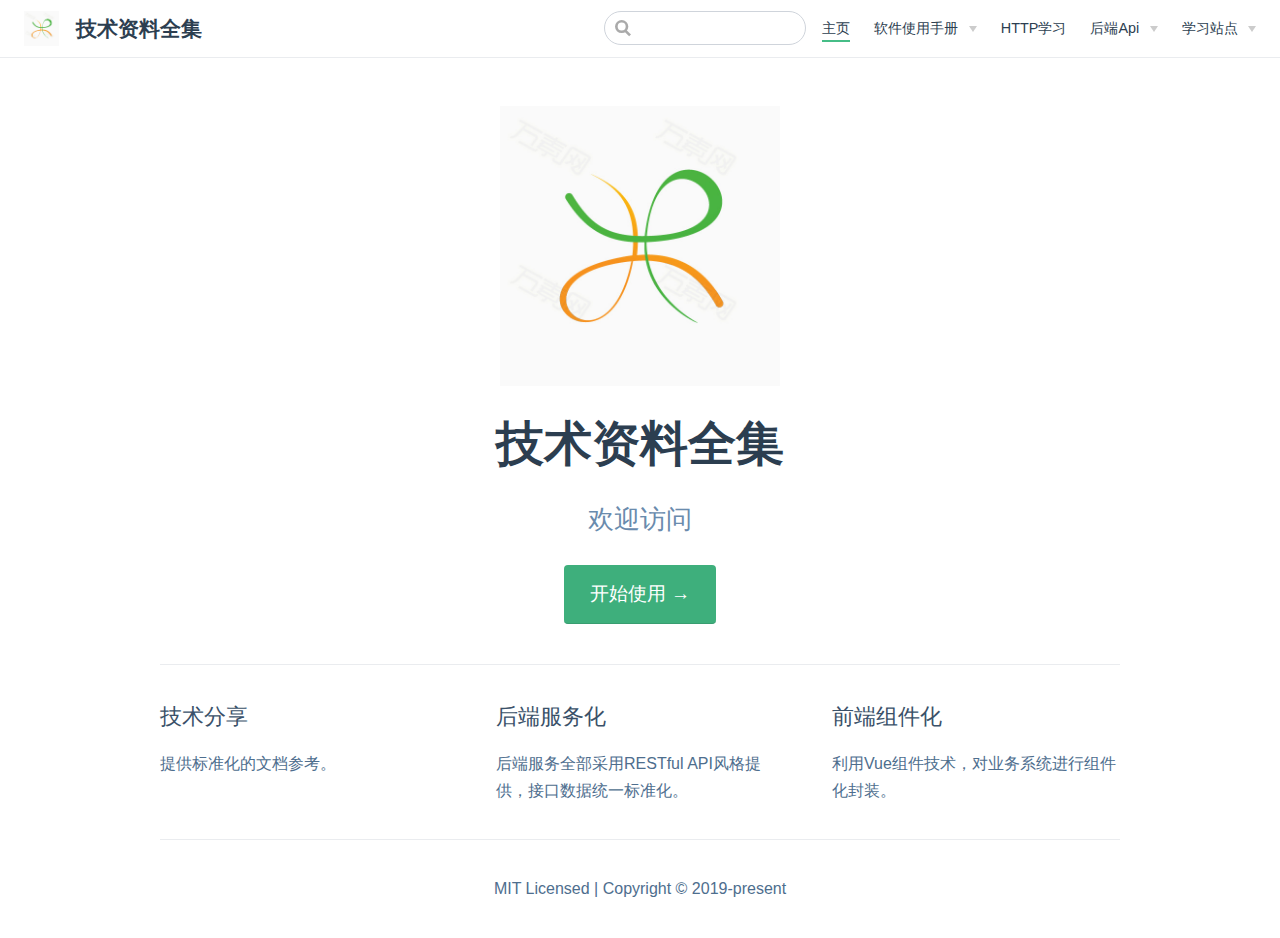
<file: index.html>
<!DOCTYPE html>
<html lang="en-US">
  <head>
    <meta charset="utf-8">
    <meta name="viewport" content="width=device-width,initial-scale=1">
    <title>技术资料全集</title>
    <meta name="description" content="欢迎访问">
    
    
    <link rel="preload" href="/assets/css/0.styles.a8d7632c.css" as="style"><link rel="preload" href="/assets/js/app.c97f2024.js" as="script"><link rel="preload" href="/assets/js/3.9bd1cd41.js" as="script"><link rel="preload" href="/assets/js/8.4faeae1d.js" as="script"><link rel="prefetch" href="/assets/js/10.2e1a284f.js"><link rel="prefetch" href="/assets/js/11.5d0b9f2e.js"><link rel="prefetch" href="/assets/js/12.c94868f9.js"><link rel="prefetch" href="/assets/js/13.608d1e58.js"><link rel="prefetch" href="/assets/js/14.aa74dbc4.js"><link rel="prefetch" href="/assets/js/4.434f16a7.js"><link rel="prefetch" href="/assets/js/5.de6cc3f7.js"><link rel="prefetch" href="/assets/js/6.847d2b41.js"><link rel="prefetch" href="/assets/js/7.ed0efa5b.js"><link rel="prefetch" href="/assets/js/9.48f0f1cc.js"><link rel="prefetch" href="/assets/js/vendors~flowchart.8179e452.js">
    <link rel="stylesheet" href="/assets/css/0.styles.a8d7632c.css">
  </head>
  <body>
    <div id="app" data-server-rendered="true"><div class="theme-container no-sidebar"><header class="navbar"><div class="sidebar-button"><svg xmlns="http://www.w3.org/2000/svg" aria-hidden="true" role="img" viewBox="0 0 448 512" class="icon"><path fill="currentColor" d="M436 124H12c-6.627 0-12-5.373-12-12V80c0-6.627 5.373-12 12-12h424c6.627 0 12 5.373 12 12v32c0 6.627-5.373 12-12 12zm0 160H12c-6.627 0-12-5.373-12-12v-32c0-6.627 5.373-12 12-12h424c6.627 0 12 5.373 12 12v32c0 6.627-5.373 12-12 12zm0 160H12c-6.627 0-12-5.373-12-12v-32c0-6.627 5.373-12 12-12h424c6.627 0 12 5.373 12 12v32c0 6.627-5.373 12-12 12z"></path></svg></div> <a href="/" class="home-link router-link-exact-active router-link-active"><img src="/top_logo.jpg" alt="技术资料全集" class="logo"> <span class="site-name can-hide">技术资料全集</span></a> <div class="links"><div class="search-box"><input aria-label="Search" autocomplete="off" spellcheck="false" value=""> <!----></div> <nav class="nav-links can-hide"><div class="nav-item"><a href="/" class="nav-link router-link-exact-active router-link-active">主页</a></div><div class="nav-item"><div class="dropdown-wrapper"><button type="button" aria-label="软件使用手册" class="dropdown-title"><span class="title">软件使用手册</span> <span class="arrow right"></span></button> <ul class="nav-dropdown" style="display:none;"><li class="dropdown-item"><!----> <a href="/markdown/" class="nav-link">markdown</a></li><li class="dropdown-item"><!----> <a href="/git/" class="nav-link">Git</a></li></ul></div></div><div class="nav-item"><a href="/http/" class="nav-link">HTTP学习</a></div><div class="nav-item"><div class="dropdown-wrapper"><button type="button" aria-label="后端Api" class="dropdown-title"><span class="title">后端Api</span> <span class="arrow right"></span></button> <ul class="nav-dropdown" style="display:none;"><li class="dropdown-item"><!----> <a href="/spring/annotation/" class="nav-link">spring</a></li></ul></div></div><div class="nav-item"><div class="dropdown-wrapper"><button type="button" aria-label="学习站点" class="dropdown-title"><span class="title">学习站点</span> <span class="arrow right"></span></button> <ul class="nav-dropdown" style="display:none;"><li class="dropdown-item"><!----> <a href="https://cn.vuejs.org/index.html" target="_blank" rel="noopener noreferrer" class="nav-link external">
  Vue
  <svg xmlns="http://www.w3.org/2000/svg" aria-hidden="true" x="0px" y="0px" viewBox="0 0 100 100" width="15" height="15" class="icon outbound"><path fill="currentColor" d="M18.8,85.1h56l0,0c2.2,0,4-1.8,4-4v-32h-8v28h-48v-48h28v-8h-32l0,0c-2.2,0-4,1.8-4,4v56C14.8,83.3,16.6,85.1,18.8,85.1z"></path> <polygon fill="currentColor" points="45.7,48.7 51.3,54.3 77.2,28.5 77.2,37.2 85.2,37.2 85.2,14.9 62.8,14.9 62.8,22.9 71.5,22.9"></polygon></svg></a></li><li class="dropdown-item"><!----> <a href="https://www.tslang.cn/docs/home.html" target="_blank" rel="noopener noreferrer" class="nav-link external">
  TypeScript
  <svg xmlns="http://www.w3.org/2000/svg" aria-hidden="true" x="0px" y="0px" viewBox="0 0 100 100" width="15" height="15" class="icon outbound"><path fill="currentColor" d="M18.8,85.1h56l0,0c2.2,0,4-1.8,4-4v-32h-8v28h-48v-48h28v-8h-32l0,0c-2.2,0-4,1.8-4,4v56C14.8,83.3,16.6,85.1,18.8,85.1z"></path> <polygon fill="currentColor" points="45.7,48.7 51.3,54.3 77.2,28.5 77.2,37.2 85.2,37.2 85.2,14.9 62.8,14.9 62.8,22.9 71.5,22.9"></polygon></svg></a></li><li class="dropdown-item"><!----> <a href="https://es6.ruanyifeng.com/" target="_blank" rel="noopener noreferrer" class="nav-link external">
  ES6
  <svg xmlns="http://www.w3.org/2000/svg" aria-hidden="true" x="0px" y="0px" viewBox="0 0 100 100" width="15" height="15" class="icon outbound"><path fill="currentColor" d="M18.8,85.1h56l0,0c2.2,0,4-1.8,4-4v-32h-8v28h-48v-48h28v-8h-32l0,0c-2.2,0-4,1.8-4,4v56C14.8,83.3,16.6,85.1,18.8,85.1z"></path> <polygon fill="currentColor" points="45.7,48.7 51.3,54.3 77.2,28.5 77.2,37.2 85.2,37.2 85.2,14.9 62.8,14.9 62.8,22.9 71.5,22.9"></polygon></svg></a></li><li class="dropdown-item"><!----> <a href="https://www.vuepress.cn" target="_blank" rel="noopener noreferrer" class="nav-link external">
  VuePress
  <svg xmlns="http://www.w3.org/2000/svg" aria-hidden="true" x="0px" y="0px" viewBox="0 0 100 100" width="15" height="15" class="icon outbound"><path fill="currentColor" d="M18.8,85.1h56l0,0c2.2,0,4-1.8,4-4v-32h-8v28h-48v-48h28v-8h-32l0,0c-2.2,0-4,1.8-4,4v56C14.8,83.3,16.6,85.1,18.8,85.1z"></path> <polygon fill="currentColor" points="45.7,48.7 51.3,54.3 77.2,28.5 77.2,37.2 85.2,37.2 85.2,14.9 62.8,14.9 62.8,22.9 71.5,22.9"></polygon></svg></a></li></ul></div></div> <!----></nav></div></header> <div class="sidebar-mask"></div> <aside class="sidebar"><nav class="nav-links"><div class="nav-item"><a href="/" class="nav-link router-link-exact-active router-link-active">主页</a></div><div class="nav-item"><div class="dropdown-wrapper"><button type="button" aria-label="软件使用手册" class="dropdown-title"><span class="title">软件使用手册</span> <span class="arrow right"></span></button> <ul class="nav-dropdown" style="display:none;"><li class="dropdown-item"><!----> <a href="/markdown/" class="nav-link">markdown</a></li><li class="dropdown-item"><!----> <a href="/git/" class="nav-link">Git</a></li></ul></div></div><div class="nav-item"><a href="/http/" class="nav-link">HTTP学习</a></div><div class="nav-item"><div class="dropdown-wrapper"><button type="button" aria-label="后端Api" class="dropdown-title"><span class="title">后端Api</span> <span class="arrow right"></span></button> <ul class="nav-dropdown" style="display:none;"><li class="dropdown-item"><!----> <a href="/spring/annotation/" class="nav-link">spring</a></li></ul></div></div><div class="nav-item"><div class="dropdown-wrapper"><button type="button" aria-label="学习站点" class="dropdown-title"><span class="title">学习站点</span> <span class="arrow right"></span></button> <ul class="nav-dropdown" style="display:none;"><li class="dropdown-item"><!----> <a href="https://cn.vuejs.org/index.html" target="_blank" rel="noopener noreferrer" class="nav-link external">
  Vue
  <svg xmlns="http://www.w3.org/2000/svg" aria-hidden="true" x="0px" y="0px" viewBox="0 0 100 100" width="15" height="15" class="icon outbound"><path fill="currentColor" d="M18.8,85.1h56l0,0c2.2,0,4-1.8,4-4v-32h-8v28h-48v-48h28v-8h-32l0,0c-2.2,0-4,1.8-4,4v56C14.8,83.3,16.6,85.1,18.8,85.1z"></path> <polygon fill="currentColor" points="45.7,48.7 51.3,54.3 77.2,28.5 77.2,37.2 85.2,37.2 85.2,14.9 62.8,14.9 62.8,22.9 71.5,22.9"></polygon></svg></a></li><li class="dropdown-item"><!----> <a href="https://www.tslang.cn/docs/home.html" target="_blank" rel="noopener noreferrer" class="nav-link external">
  TypeScript
  <svg xmlns="http://www.w3.org/2000/svg" aria-hidden="true" x="0px" y="0px" viewBox="0 0 100 100" width="15" height="15" class="icon outbound"><path fill="currentColor" d="M18.8,85.1h56l0,0c2.2,0,4-1.8,4-4v-32h-8v28h-48v-48h28v-8h-32l0,0c-2.2,0-4,1.8-4,4v56C14.8,83.3,16.6,85.1,18.8,85.1z"></path> <polygon fill="currentColor" points="45.7,48.7 51.3,54.3 77.2,28.5 77.2,37.2 85.2,37.2 85.2,14.9 62.8,14.9 62.8,22.9 71.5,22.9"></polygon></svg></a></li><li class="dropdown-item"><!----> <a href="https://es6.ruanyifeng.com/" target="_blank" rel="noopener noreferrer" class="nav-link external">
  ES6
  <svg xmlns="http://www.w3.org/2000/svg" aria-hidden="true" x="0px" y="0px" viewBox="0 0 100 100" width="15" height="15" class="icon outbound"><path fill="currentColor" d="M18.8,85.1h56l0,0c2.2,0,4-1.8,4-4v-32h-8v28h-48v-48h28v-8h-32l0,0c-2.2,0-4,1.8-4,4v56C14.8,83.3,16.6,85.1,18.8,85.1z"></path> <polygon fill="currentColor" points="45.7,48.7 51.3,54.3 77.2,28.5 77.2,37.2 85.2,37.2 85.2,14.9 62.8,14.9 62.8,22.9 71.5,22.9"></polygon></svg></a></li><li class="dropdown-item"><!----> <a href="https://www.vuepress.cn" target="_blank" rel="noopener noreferrer" class="nav-link external">
  VuePress
  <svg xmlns="http://www.w3.org/2000/svg" aria-hidden="true" x="0px" y="0px" viewBox="0 0 100 100" width="15" height="15" class="icon outbound"><path fill="currentColor" d="M18.8,85.1h56l0,0c2.2,0,4-1.8,4-4v-32h-8v28h-48v-48h28v-8h-32l0,0c-2.2,0-4,1.8-4,4v56C14.8,83.3,16.6,85.1,18.8,85.1z"></path> <polygon fill="currentColor" points="45.7,48.7 51.3,54.3 77.2,28.5 77.2,37.2 85.2,37.2 85.2,14.9 62.8,14.9 62.8,22.9 71.5,22.9"></polygon></svg></a></li></ul></div></div> <!----></nav>  <!----> </aside> <main aria-labelledby="main-title" class="home"><header class="hero"><img src="/top_logo.jpg" alt="hero"> <h1 id="main-title">技术资料全集</h1> <p class="description">
      欢迎访问
    </p> <p class="action"><a href="/install/" class="nav-link action-button">开始使用 →</a></p></header> <div class="features"><div class="feature"><h2>技术分享</h2> <p>提供标准化的文档参考。</p></div><div class="feature"><h2>后端服务化</h2> <p>后端服务全部采用RESTful API风格提供，接口数据统一标准化。</p></div><div class="feature"><h2>前端组件化</h2> <p>利用Vue组件技术，对业务系统进行组件化封装。</p></div></div> <div class="theme-default-content custom content__default"></div> <div class="footer">
    MIT Licensed | Copyright © 2019-present
  </div></main></div><div class="global-ui"></div></div>
    <script src="/assets/js/app.c97f2024.js" defer></script><script src="/assets/js/3.9bd1cd41.js" defer></script><script src="/assets/js/8.4faeae1d.js" defer></script>
  </body>
</html>
</file>
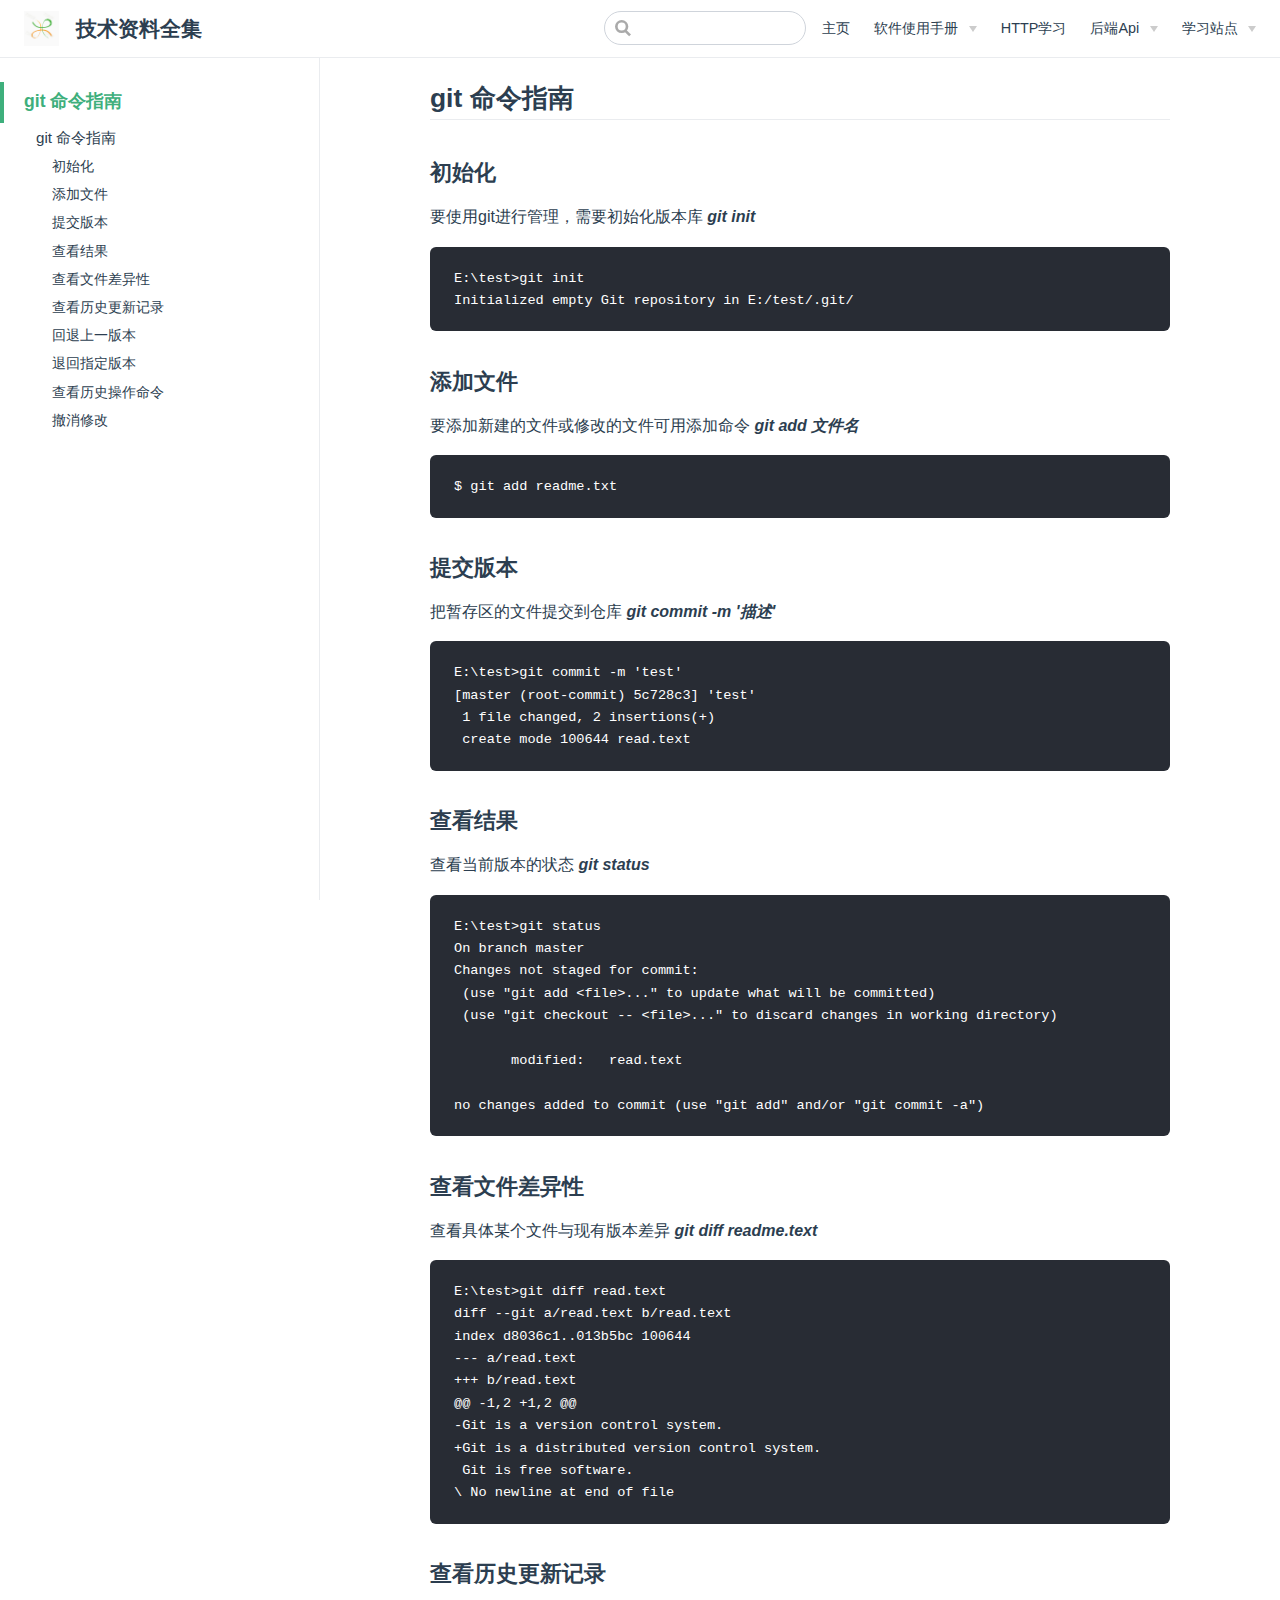
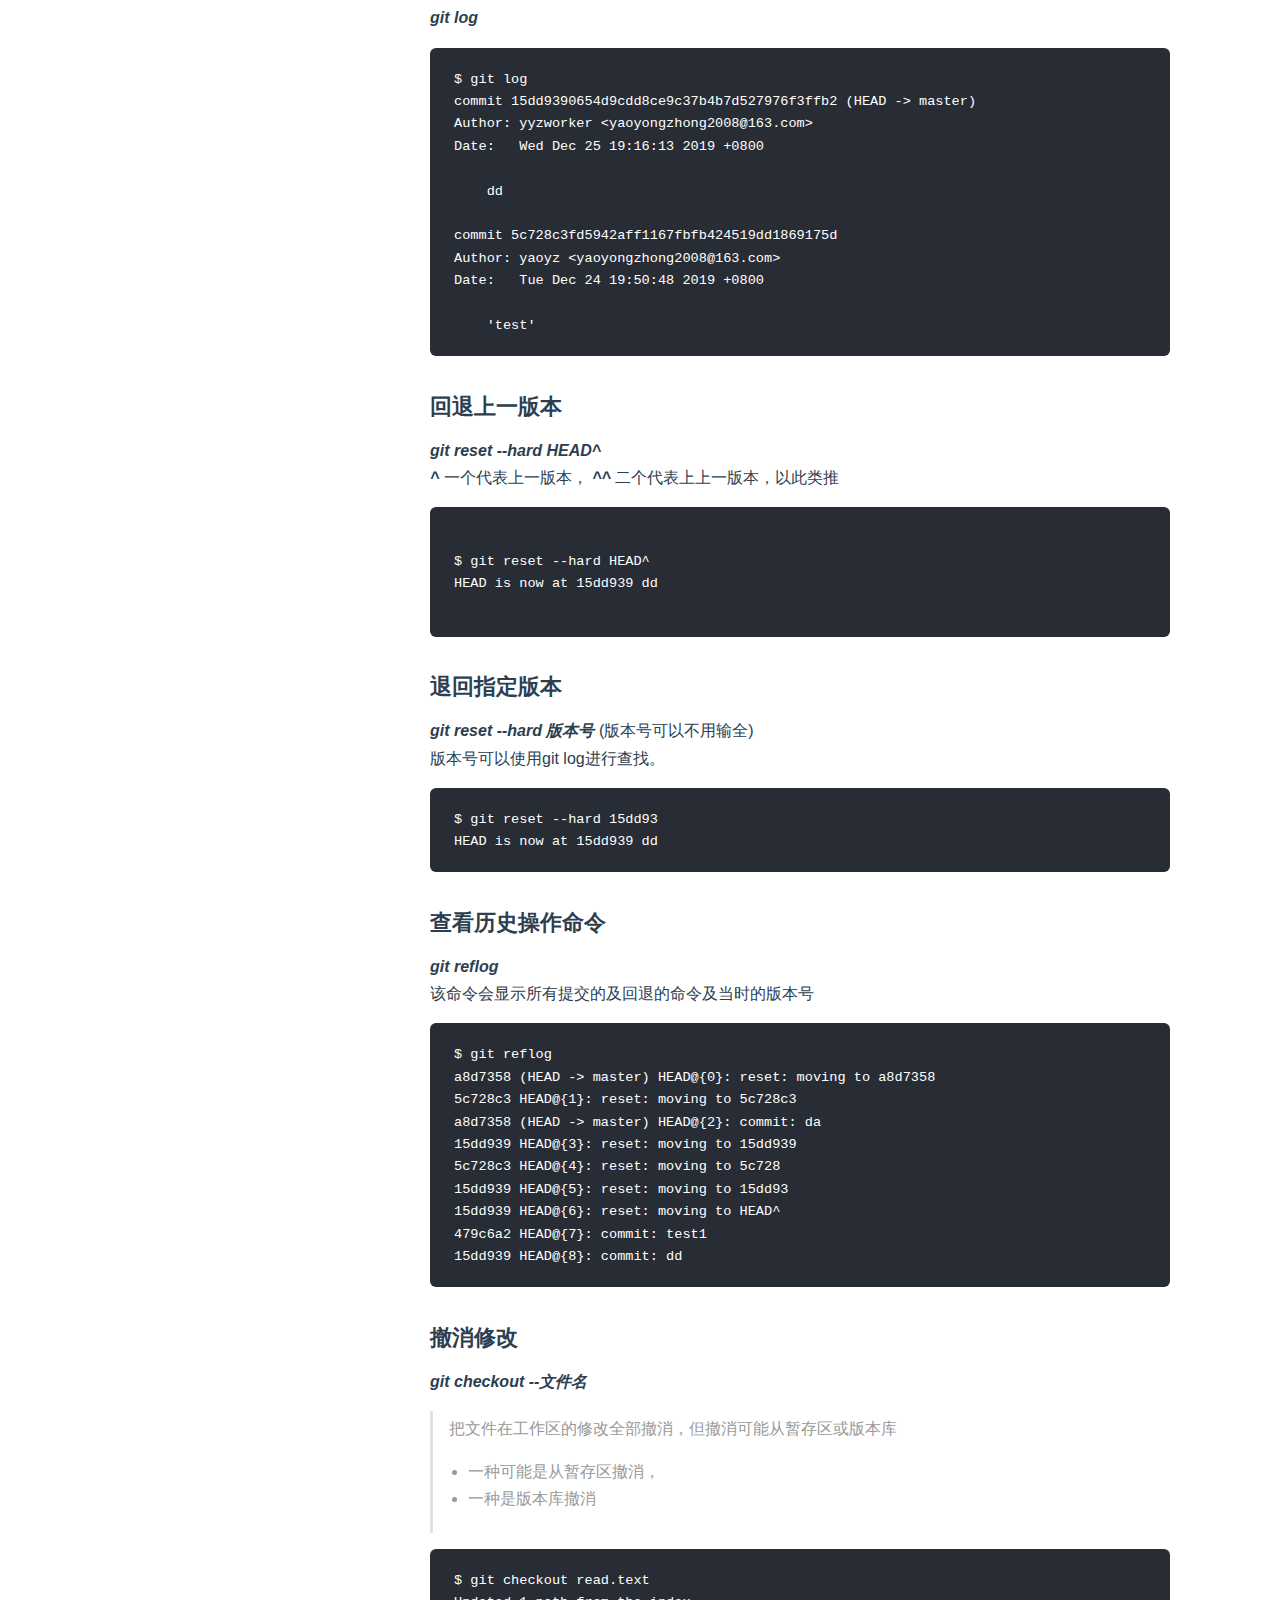
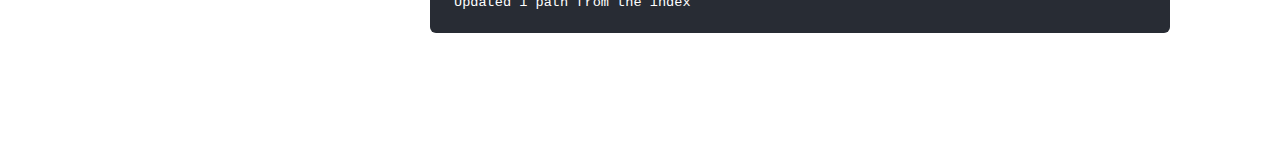
<file: git/index.html>
<!DOCTYPE html>
<html lang="en-US">
  <head>
    <meta charset="utf-8">
    <meta name="viewport" content="width=device-width,initial-scale=1">
    <title>git 命令指南 | 技术资料全集</title>
    <meta name="description" content="欢迎访问">
    
    
    <link rel="preload" href="/assets/css/0.styles.a8d7632c.css" as="style"><link rel="preload" href="/assets/js/app.c97f2024.js" as="script"><link rel="preload" href="/assets/js/3.9bd1cd41.js" as="script"><link rel="preload" href="/assets/js/9.48f0f1cc.js" as="script"><link rel="prefetch" href="/assets/js/10.2e1a284f.js"><link rel="prefetch" href="/assets/js/11.5d0b9f2e.js"><link rel="prefetch" href="/assets/js/12.c94868f9.js"><link rel="prefetch" href="/assets/js/13.608d1e58.js"><link rel="prefetch" href="/assets/js/14.aa74dbc4.js"><link rel="prefetch" href="/assets/js/4.434f16a7.js"><link rel="prefetch" href="/assets/js/5.de6cc3f7.js"><link rel="prefetch" href="/assets/js/6.847d2b41.js"><link rel="prefetch" href="/assets/js/7.ed0efa5b.js"><link rel="prefetch" href="/assets/js/8.4faeae1d.js"><link rel="prefetch" href="/assets/js/vendors~flowchart.8179e452.js">
    <link rel="stylesheet" href="/assets/css/0.styles.a8d7632c.css">
  </head>
  <body>
    <div id="app" data-server-rendered="true"><div class="theme-container"><header class="navbar"><div class="sidebar-button"><svg xmlns="http://www.w3.org/2000/svg" aria-hidden="true" role="img" viewBox="0 0 448 512" class="icon"><path fill="currentColor" d="M436 124H12c-6.627 0-12-5.373-12-12V80c0-6.627 5.373-12 12-12h424c6.627 0 12 5.373 12 12v32c0 6.627-5.373 12-12 12zm0 160H12c-6.627 0-12-5.373-12-12v-32c0-6.627 5.373-12 12-12h424c6.627 0 12 5.373 12 12v32c0 6.627-5.373 12-12 12zm0 160H12c-6.627 0-12-5.373-12-12v-32c0-6.627 5.373-12 12-12h424c6.627 0 12 5.373 12 12v32c0 6.627-5.373 12-12 12z"></path></svg></div> <a href="/" class="home-link router-link-active"><img src="/top_logo.jpg" alt="技术资料全集" class="logo"> <span class="site-name can-hide">技术资料全集</span></a> <div class="links"><div class="search-box"><input aria-label="Search" autocomplete="off" spellcheck="false" value=""> <!----></div> <nav class="nav-links can-hide"><div class="nav-item"><a href="/" class="nav-link">主页</a></div><div class="nav-item"><div class="dropdown-wrapper"><button type="button" aria-label="软件使用手册" class="dropdown-title"><span class="title">软件使用手册</span> <span class="arrow right"></span></button> <ul class="nav-dropdown" style="display:none;"><li class="dropdown-item"><!----> <a href="/markdown/" class="nav-link">markdown</a></li><li class="dropdown-item"><!----> <a href="/git/" class="nav-link router-link-exact-active router-link-active">Git</a></li></ul></div></div><div class="nav-item"><a href="/http/" class="nav-link">HTTP学习</a></div><div class="nav-item"><div class="dropdown-wrapper"><button type="button" aria-label="后端Api" class="dropdown-title"><span class="title">后端Api</span> <span class="arrow right"></span></button> <ul class="nav-dropdown" style="display:none;"><li class="dropdown-item"><!----> <a href="/spring/annotation/" class="nav-link">spring</a></li></ul></div></div><div class="nav-item"><div class="dropdown-wrapper"><button type="button" aria-label="学习站点" class="dropdown-title"><span class="title">学习站点</span> <span class="arrow right"></span></button> <ul class="nav-dropdown" style="display:none;"><li class="dropdown-item"><!----> <a href="https://cn.vuejs.org/index.html" target="_blank" rel="noopener noreferrer" class="nav-link external">
  Vue
  <svg xmlns="http://www.w3.org/2000/svg" aria-hidden="true" x="0px" y="0px" viewBox="0 0 100 100" width="15" height="15" class="icon outbound"><path fill="currentColor" d="M18.8,85.1h56l0,0c2.2,0,4-1.8,4-4v-32h-8v28h-48v-48h28v-8h-32l0,0c-2.2,0-4,1.8-4,4v56C14.8,83.3,16.6,85.1,18.8,85.1z"></path> <polygon fill="currentColor" points="45.7,48.7 51.3,54.3 77.2,28.5 77.2,37.2 85.2,37.2 85.2,14.9 62.8,14.9 62.8,22.9 71.5,22.9"></polygon></svg></a></li><li class="dropdown-item"><!----> <a href="https://www.tslang.cn/docs/home.html" target="_blank" rel="noopener noreferrer" class="nav-link external">
  TypeScript
  <svg xmlns="http://www.w3.org/2000/svg" aria-hidden="true" x="0px" y="0px" viewBox="0 0 100 100" width="15" height="15" class="icon outbound"><path fill="currentColor" d="M18.8,85.1h56l0,0c2.2,0,4-1.8,4-4v-32h-8v28h-48v-48h28v-8h-32l0,0c-2.2,0-4,1.8-4,4v56C14.8,83.3,16.6,85.1,18.8,85.1z"></path> <polygon fill="currentColor" points="45.7,48.7 51.3,54.3 77.2,28.5 77.2,37.2 85.2,37.2 85.2,14.9 62.8,14.9 62.8,22.9 71.5,22.9"></polygon></svg></a></li><li class="dropdown-item"><!----> <a href="https://es6.ruanyifeng.com/" target="_blank" rel="noopener noreferrer" class="nav-link external">
  ES6
  <svg xmlns="http://www.w3.org/2000/svg" aria-hidden="true" x="0px" y="0px" viewBox="0 0 100 100" width="15" height="15" class="icon outbound"><path fill="currentColor" d="M18.8,85.1h56l0,0c2.2,0,4-1.8,4-4v-32h-8v28h-48v-48h28v-8h-32l0,0c-2.2,0-4,1.8-4,4v56C14.8,83.3,16.6,85.1,18.8,85.1z"></path> <polygon fill="currentColor" points="45.7,48.7 51.3,54.3 77.2,28.5 77.2,37.2 85.2,37.2 85.2,14.9 62.8,14.9 62.8,22.9 71.5,22.9"></polygon></svg></a></li><li class="dropdown-item"><!----> <a href="https://www.vuepress.cn" target="_blank" rel="noopener noreferrer" class="nav-link external">
  VuePress
  <svg xmlns="http://www.w3.org/2000/svg" aria-hidden="true" x="0px" y="0px" viewBox="0 0 100 100" width="15" height="15" class="icon outbound"><path fill="currentColor" d="M18.8,85.1h56l0,0c2.2,0,4-1.8,4-4v-32h-8v28h-48v-48h28v-8h-32l0,0c-2.2,0-4,1.8-4,4v56C14.8,83.3,16.6,85.1,18.8,85.1z"></path> <polygon fill="currentColor" points="45.7,48.7 51.3,54.3 77.2,28.5 77.2,37.2 85.2,37.2 85.2,14.9 62.8,14.9 62.8,22.9 71.5,22.9"></polygon></svg></a></li></ul></div></div> <!----></nav></div></header> <div class="sidebar-mask"></div> <aside class="sidebar"><nav class="nav-links"><div class="nav-item"><a href="/" class="nav-link">主页</a></div><div class="nav-item"><div class="dropdown-wrapper"><button type="button" aria-label="软件使用手册" class="dropdown-title"><span class="title">软件使用手册</span> <span class="arrow right"></span></button> <ul class="nav-dropdown" style="display:none;"><li class="dropdown-item"><!----> <a href="/markdown/" class="nav-link">markdown</a></li><li class="dropdown-item"><!----> <a href="/git/" class="nav-link router-link-exact-active router-link-active">Git</a></li></ul></div></div><div class="nav-item"><a href="/http/" class="nav-link">HTTP学习</a></div><div class="nav-item"><div class="dropdown-wrapper"><button type="button" aria-label="后端Api" class="dropdown-title"><span class="title">后端Api</span> <span class="arrow right"></span></button> <ul class="nav-dropdown" style="display:none;"><li class="dropdown-item"><!----> <a href="/spring/annotation/" class="nav-link">spring</a></li></ul></div></div><div class="nav-item"><div class="dropdown-wrapper"><button type="button" aria-label="学习站点" class="dropdown-title"><span class="title">学习站点</span> <span class="arrow right"></span></button> <ul class="nav-dropdown" style="display:none;"><li class="dropdown-item"><!----> <a href="https://cn.vuejs.org/index.html" target="_blank" rel="noopener noreferrer" class="nav-link external">
  Vue
  <svg xmlns="http://www.w3.org/2000/svg" aria-hidden="true" x="0px" y="0px" viewBox="0 0 100 100" width="15" height="15" class="icon outbound"><path fill="currentColor" d="M18.8,85.1h56l0,0c2.2,0,4-1.8,4-4v-32h-8v28h-48v-48h28v-8h-32l0,0c-2.2,0-4,1.8-4,4v56C14.8,83.3,16.6,85.1,18.8,85.1z"></path> <polygon fill="currentColor" points="45.7,48.7 51.3,54.3 77.2,28.5 77.2,37.2 85.2,37.2 85.2,14.9 62.8,14.9 62.8,22.9 71.5,22.9"></polygon></svg></a></li><li class="dropdown-item"><!----> <a href="https://www.tslang.cn/docs/home.html" target="_blank" rel="noopener noreferrer" class="nav-link external">
  TypeScript
  <svg xmlns="http://www.w3.org/2000/svg" aria-hidden="true" x="0px" y="0px" viewBox="0 0 100 100" width="15" height="15" class="icon outbound"><path fill="currentColor" d="M18.8,85.1h56l0,0c2.2,0,4-1.8,4-4v-32h-8v28h-48v-48h28v-8h-32l0,0c-2.2,0-4,1.8-4,4v56C14.8,83.3,16.6,85.1,18.8,85.1z"></path> <polygon fill="currentColor" points="45.7,48.7 51.3,54.3 77.2,28.5 77.2,37.2 85.2,37.2 85.2,14.9 62.8,14.9 62.8,22.9 71.5,22.9"></polygon></svg></a></li><li class="dropdown-item"><!----> <a href="https://es6.ruanyifeng.com/" target="_blank" rel="noopener noreferrer" class="nav-link external">
  ES6
  <svg xmlns="http://www.w3.org/2000/svg" aria-hidden="true" x="0px" y="0px" viewBox="0 0 100 100" width="15" height="15" class="icon outbound"><path fill="currentColor" d="M18.8,85.1h56l0,0c2.2,0,4-1.8,4-4v-32h-8v28h-48v-48h28v-8h-32l0,0c-2.2,0-4,1.8-4,4v56C14.8,83.3,16.6,85.1,18.8,85.1z"></path> <polygon fill="currentColor" points="45.7,48.7 51.3,54.3 77.2,28.5 77.2,37.2 85.2,37.2 85.2,14.9 62.8,14.9 62.8,22.9 71.5,22.9"></polygon></svg></a></li><li class="dropdown-item"><!----> <a href="https://www.vuepress.cn" target="_blank" rel="noopener noreferrer" class="nav-link external">
  VuePress
  <svg xmlns="http://www.w3.org/2000/svg" aria-hidden="true" x="0px" y="0px" viewBox="0 0 100 100" width="15" height="15" class="icon outbound"><path fill="currentColor" d="M18.8,85.1h56l0,0c2.2,0,4-1.8,4-4v-32h-8v28h-48v-48h28v-8h-32l0,0c-2.2,0-4,1.8-4,4v56C14.8,83.3,16.6,85.1,18.8,85.1z"></path> <polygon fill="currentColor" points="45.7,48.7 51.3,54.3 77.2,28.5 77.2,37.2 85.2,37.2 85.2,14.9 62.8,14.9 62.8,22.9 71.5,22.9"></polygon></svg></a></li></ul></div></div> <!----></nav>  <ul class="sidebar-links"><li><a href="/git/" class="active sidebar-link">git 命令指南</a><ul class="sidebar-sub-headers"><li class="sidebar-sub-header"><a href="/git/#git-命令指南" class="sidebar-link">git 命令指南</a><ul class="sidebar-sub-headers"><li class="sidebar-sub-header"><a href="/git/#初始化" class="sidebar-link">初始化</a></li><li class="sidebar-sub-header"><a href="/git/#添加文件" class="sidebar-link">添加文件</a></li><li class="sidebar-sub-header"><a href="/git/#提交版本" class="sidebar-link">提交版本</a></li><li class="sidebar-sub-header"><a href="/git/#查看结果" class="sidebar-link">查看结果</a></li><li class="sidebar-sub-header"><a href="/git/#查看文件差异性" class="sidebar-link">查看文件差异性</a></li><li class="sidebar-sub-header"><a href="/git/#查看历史更新记录" class="sidebar-link">查看历史更新记录</a></li><li class="sidebar-sub-header"><a href="/git/#回退上一版本" class="sidebar-link">回退上一版本</a></li><li class="sidebar-sub-header"><a href="/git/#退回指定版本" class="sidebar-link">退回指定版本</a></li><li class="sidebar-sub-header"><a href="/git/#查看历史操作命令" class="sidebar-link">查看历史操作命令</a></li><li class="sidebar-sub-header"><a href="/git/#撤消修改" class="sidebar-link">撤消修改</a></li></ul></li></ul></li></ul> </aside> <main class="page"> <div class="theme-default-content content__default"><h2 id="git-命令指南"><a href="#git-命令指南" class="header-anchor">#</a> git 命令指南</h2> <h3 id="初始化"><a href="#初始化" class="header-anchor">#</a> 初始化</h3> <p>要使用git进行管理，需要初始化版本库
<em><strong>git init</strong></em></p> <div class="language- extra-class"><pre class="language-text"><code>E:\test&gt;git init
Initialized empty Git repository in E:/test/.git/
</code></pre></div><h3 id="添加文件"><a href="#添加文件" class="header-anchor">#</a> 添加文件</h3> <p>要添加新建的文件或修改的文件可用添加命令
<em><strong>git add 文件名</strong></em></p> <div class="language- extra-class"><pre class="language-text"><code>$ git add readme.txt
</code></pre></div><h3 id="提交版本"><a href="#提交版本" class="header-anchor">#</a> 提交版本</h3> <p>把暂存区的文件提交到仓库
<em><strong>git commit -m '描述'</strong></em></p> <div class="language- extra-class"><pre class="language-text"><code>E:\test&gt;git commit -m 'test'
[master (root-commit) 5c728c3] 'test'
 1 file changed, 2 insertions(+)
 create mode 100644 read.text
</code></pre></div><h3 id="查看结果"><a href="#查看结果" class="header-anchor">#</a> 查看结果</h3> <p>查看当前版本的状态
<em><strong>git status</strong></em></p> <div class="language- extra-class"><pre class="language-text"><code>E:\test&gt;git status
On branch master
Changes not staged for commit:
 (use &quot;git add &lt;file&gt;...&quot; to update what will be committed)
 (use &quot;git checkout -- &lt;file&gt;...&quot; to discard changes in working directory)

       modified:   read.text

no changes added to commit (use &quot;git add&quot; and/or &quot;git commit -a&quot;)
</code></pre></div><h3 id="查看文件差异性"><a href="#查看文件差异性" class="header-anchor">#</a> 查看文件差异性</h3> <p>查看具体某个文件与现有版本差异
<em><strong>git diff readme.text</strong></em></p> <div class="language- extra-class"><pre class="language-text"><code>E:\test&gt;git diff read.text
diff --git a/read.text b/read.text
index d8036c1..013b5bc 100644
--- a/read.text
+++ b/read.text
@@ -1,2 +1,2 @@
-Git is a version control system.
+Git is a distributed version control system.
 Git is free software.
\ No newline at end of file
</code></pre></div><h3 id="查看历史更新记录"><a href="#查看历史更新记录" class="header-anchor">#</a> 查看历史更新记录</h3> <p><em><strong>git log</strong></em></p> <div class="language- extra-class"><pre class="language-text"><code>$ git log
commit 15dd9390654d9cdd8ce9c37b4b7d527976f3ffb2 (HEAD -&gt; master)
Author: yyzworker &lt;yaoyongzhong2008@163.com&gt;
Date:   Wed Dec 25 19:16:13 2019 +0800

    dd

commit 5c728c3fd5942aff1167fbfb424519dd1869175d
Author: yaoyz &lt;yaoyongzhong2008@163.com&gt;
Date:   Tue Dec 24 19:50:48 2019 +0800

    'test'
</code></pre></div><h3 id="回退上一版本"><a href="#回退上一版本" class="header-anchor">#</a> 回退上一版本</h3> <p><em><strong>git reset --hard HEAD^</strong></em><br> <em><strong>^</strong></em> 一个代表上一版本， <em><strong>^^</strong></em> 二个代表上上一版本，以此类推</p> <div class="language- extra-class"><pre class="language-text"><code>
$ git reset --hard HEAD^
HEAD is now at 15dd939 dd

</code></pre></div><h3 id="退回指定版本"><a href="#退回指定版本" class="header-anchor">#</a> 退回指定版本</h3> <p><em><strong>git reset --hard 版本号</strong></em> (版本号可以不用输全)<br>
版本号可以使用git log进行查找。</p> <div class="language- extra-class"><pre class="language-text"><code>$ git reset --hard 15dd93
HEAD is now at 15dd939 dd
</code></pre></div><h3 id="查看历史操作命令"><a href="#查看历史操作命令" class="header-anchor">#</a> 查看历史操作命令</h3> <p><em><strong>git reflog</strong></em><br>
该命令会显示所有提交的及回退的命令及当时的版本号</p> <div class="language- extra-class"><pre class="language-text"><code>$ git reflog
a8d7358 (HEAD -&gt; master) HEAD@{0}: reset: moving to a8d7358
5c728c3 HEAD@{1}: reset: moving to 5c728c3
a8d7358 (HEAD -&gt; master) HEAD@{2}: commit: da
15dd939 HEAD@{3}: reset: moving to 15dd939
5c728c3 HEAD@{4}: reset: moving to 5c728
15dd939 HEAD@{5}: reset: moving to 15dd93
15dd939 HEAD@{6}: reset: moving to HEAD^
479c6a2 HEAD@{7}: commit: test1
15dd939 HEAD@{8}: commit: dd
</code></pre></div><h3 id="撤消修改"><a href="#撤消修改" class="header-anchor">#</a> 撤消修改</h3> <p><em><strong>git checkout --文件名</strong></em></p> <blockquote><p>把文件在工作区的修改全部撤消，但撤消可能从暂存区或版本库</p> <ul><li>一种可能是从暂存区撤消，</li> <li>一种是版本库撤消</li></ul></blockquote> <div class="language- extra-class"><pre class="language-text"><code>$ git checkout read.text
Updated 1 path from the index
</code></pre></div></div> <footer class="page-edit"><!----> <!----></footer> <!----> </main></div><div class="global-ui"></div></div>
    <script src="/assets/js/app.c97f2024.js" defer></script><script src="/assets/js/3.9bd1cd41.js" defer></script><script src="/assets/js/9.48f0f1cc.js" defer></script>
  </body>
</html>
</file>
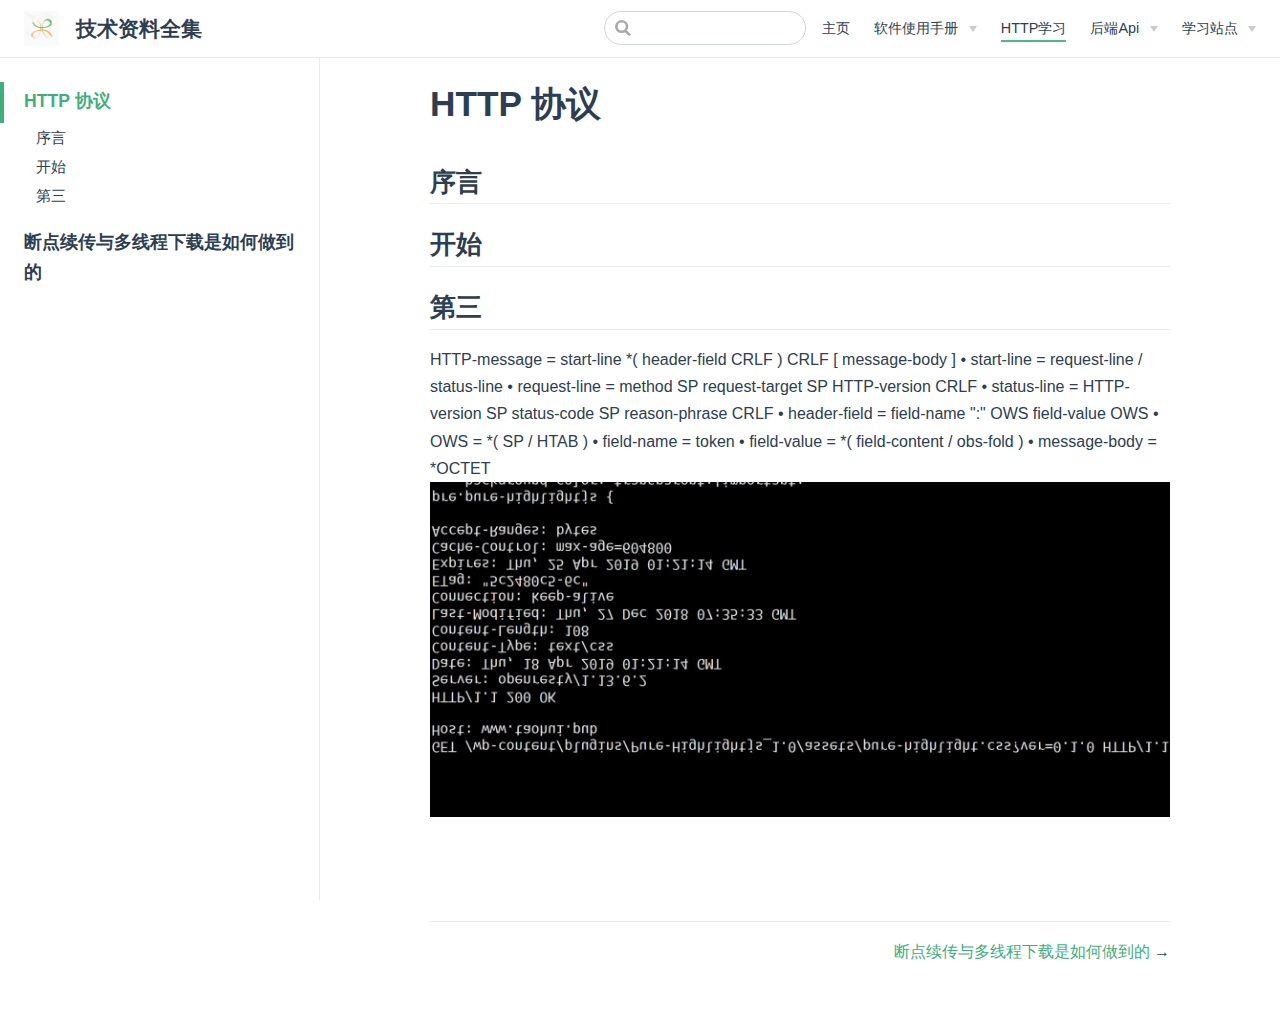
<file: http/index.html>
<!DOCTYPE html>
<html lang="en-US">
  <head>
    <meta charset="utf-8">
    <meta name="viewport" content="width=device-width,initial-scale=1">
    <title>HTTP 协议 | 技术资料全集</title>
    <meta name="description" content="欢迎访问">
    
    
    <link rel="preload" href="/assets/css/0.styles.a8d7632c.css" as="style"><link rel="preload" href="/assets/js/app.c97f2024.js" as="script"><link rel="preload" href="/assets/js/3.9bd1cd41.js" as="script"><link rel="preload" href="/assets/js/6.847d2b41.js" as="script"><link rel="prefetch" href="/assets/js/10.2e1a284f.js"><link rel="prefetch" href="/assets/js/11.5d0b9f2e.js"><link rel="prefetch" href="/assets/js/12.c94868f9.js"><link rel="prefetch" href="/assets/js/13.608d1e58.js"><link rel="prefetch" href="/assets/js/14.aa74dbc4.js"><link rel="prefetch" href="/assets/js/4.434f16a7.js"><link rel="prefetch" href="/assets/js/5.de6cc3f7.js"><link rel="prefetch" href="/assets/js/7.ed0efa5b.js"><link rel="prefetch" href="/assets/js/8.4faeae1d.js"><link rel="prefetch" href="/assets/js/9.48f0f1cc.js"><link rel="prefetch" href="/assets/js/vendors~flowchart.8179e452.js">
    <link rel="stylesheet" href="/assets/css/0.styles.a8d7632c.css">
  </head>
  <body>
    <div id="app" data-server-rendered="true"><div class="theme-container"><header class="navbar"><div class="sidebar-button"><svg xmlns="http://www.w3.org/2000/svg" aria-hidden="true" role="img" viewBox="0 0 448 512" class="icon"><path fill="currentColor" d="M436 124H12c-6.627 0-12-5.373-12-12V80c0-6.627 5.373-12 12-12h424c6.627 0 12 5.373 12 12v32c0 6.627-5.373 12-12 12zm0 160H12c-6.627 0-12-5.373-12-12v-32c0-6.627 5.373-12 12-12h424c6.627 0 12 5.373 12 12v32c0 6.627-5.373 12-12 12zm0 160H12c-6.627 0-12-5.373-12-12v-32c0-6.627 5.373-12 12-12h424c6.627 0 12 5.373 12 12v32c0 6.627-5.373 12-12 12z"></path></svg></div> <a href="/" class="home-link router-link-active"><img src="/top_logo.jpg" alt="技术资料全集" class="logo"> <span class="site-name can-hide">技术资料全集</span></a> <div class="links"><div class="search-box"><input aria-label="Search" autocomplete="off" spellcheck="false" value=""> <!----></div> <nav class="nav-links can-hide"><div class="nav-item"><a href="/" class="nav-link">主页</a></div><div class="nav-item"><div class="dropdown-wrapper"><button type="button" aria-label="软件使用手册" class="dropdown-title"><span class="title">软件使用手册</span> <span class="arrow right"></span></button> <ul class="nav-dropdown" style="display:none;"><li class="dropdown-item"><!----> <a href="/markdown/" class="nav-link">markdown</a></li><li class="dropdown-item"><!----> <a href="/git/" class="nav-link">Git</a></li></ul></div></div><div class="nav-item"><a href="/http/" class="nav-link router-link-exact-active router-link-active">HTTP学习</a></div><div class="nav-item"><div class="dropdown-wrapper"><button type="button" aria-label="后端Api" class="dropdown-title"><span class="title">后端Api</span> <span class="arrow right"></span></button> <ul class="nav-dropdown" style="display:none;"><li class="dropdown-item"><!----> <a href="/spring/annotation/" class="nav-link">spring</a></li></ul></div></div><div class="nav-item"><div class="dropdown-wrapper"><button type="button" aria-label="学习站点" class="dropdown-title"><span class="title">学习站点</span> <span class="arrow right"></span></button> <ul class="nav-dropdown" style="display:none;"><li class="dropdown-item"><!----> <a href="https://cn.vuejs.org/index.html" target="_blank" rel="noopener noreferrer" class="nav-link external">
  Vue
  <svg xmlns="http://www.w3.org/2000/svg" aria-hidden="true" x="0px" y="0px" viewBox="0 0 100 100" width="15" height="15" class="icon outbound"><path fill="currentColor" d="M18.8,85.1h56l0,0c2.2,0,4-1.8,4-4v-32h-8v28h-48v-48h28v-8h-32l0,0c-2.2,0-4,1.8-4,4v56C14.8,83.3,16.6,85.1,18.8,85.1z"></path> <polygon fill="currentColor" points="45.7,48.7 51.3,54.3 77.2,28.5 77.2,37.2 85.2,37.2 85.2,14.9 62.8,14.9 62.8,22.9 71.5,22.9"></polygon></svg></a></li><li class="dropdown-item"><!----> <a href="https://www.tslang.cn/docs/home.html" target="_blank" rel="noopener noreferrer" class="nav-link external">
  TypeScript
  <svg xmlns="http://www.w3.org/2000/svg" aria-hidden="true" x="0px" y="0px" viewBox="0 0 100 100" width="15" height="15" class="icon outbound"><path fill="currentColor" d="M18.8,85.1h56l0,0c2.2,0,4-1.8,4-4v-32h-8v28h-48v-48h28v-8h-32l0,0c-2.2,0-4,1.8-4,4v56C14.8,83.3,16.6,85.1,18.8,85.1z"></path> <polygon fill="currentColor" points="45.7,48.7 51.3,54.3 77.2,28.5 77.2,37.2 85.2,37.2 85.2,14.9 62.8,14.9 62.8,22.9 71.5,22.9"></polygon></svg></a></li><li class="dropdown-item"><!----> <a href="https://es6.ruanyifeng.com/" target="_blank" rel="noopener noreferrer" class="nav-link external">
  ES6
  <svg xmlns="http://www.w3.org/2000/svg" aria-hidden="true" x="0px" y="0px" viewBox="0 0 100 100" width="15" height="15" class="icon outbound"><path fill="currentColor" d="M18.8,85.1h56l0,0c2.2,0,4-1.8,4-4v-32h-8v28h-48v-48h28v-8h-32l0,0c-2.2,0-4,1.8-4,4v56C14.8,83.3,16.6,85.1,18.8,85.1z"></path> <polygon fill="currentColor" points="45.7,48.7 51.3,54.3 77.2,28.5 77.2,37.2 85.2,37.2 85.2,14.9 62.8,14.9 62.8,22.9 71.5,22.9"></polygon></svg></a></li><li class="dropdown-item"><!----> <a href="https://www.vuepress.cn" target="_blank" rel="noopener noreferrer" class="nav-link external">
  VuePress
  <svg xmlns="http://www.w3.org/2000/svg" aria-hidden="true" x="0px" y="0px" viewBox="0 0 100 100" width="15" height="15" class="icon outbound"><path fill="currentColor" d="M18.8,85.1h56l0,0c2.2,0,4-1.8,4-4v-32h-8v28h-48v-48h28v-8h-32l0,0c-2.2,0-4,1.8-4,4v56C14.8,83.3,16.6,85.1,18.8,85.1z"></path> <polygon fill="currentColor" points="45.7,48.7 51.3,54.3 77.2,28.5 77.2,37.2 85.2,37.2 85.2,14.9 62.8,14.9 62.8,22.9 71.5,22.9"></polygon></svg></a></li></ul></div></div> <!----></nav></div></header> <div class="sidebar-mask"></div> <aside class="sidebar"><nav class="nav-links"><div class="nav-item"><a href="/" class="nav-link">主页</a></div><div class="nav-item"><div class="dropdown-wrapper"><button type="button" aria-label="软件使用手册" class="dropdown-title"><span class="title">软件使用手册</span> <span class="arrow right"></span></button> <ul class="nav-dropdown" style="display:none;"><li class="dropdown-item"><!----> <a href="/markdown/" class="nav-link">markdown</a></li><li class="dropdown-item"><!----> <a href="/git/" class="nav-link">Git</a></li></ul></div></div><div class="nav-item"><a href="/http/" class="nav-link router-link-exact-active router-link-active">HTTP学习</a></div><div class="nav-item"><div class="dropdown-wrapper"><button type="button" aria-label="后端Api" class="dropdown-title"><span class="title">后端Api</span> <span class="arrow right"></span></button> <ul class="nav-dropdown" style="display:none;"><li class="dropdown-item"><!----> <a href="/spring/annotation/" class="nav-link">spring</a></li></ul></div></div><div class="nav-item"><div class="dropdown-wrapper"><button type="button" aria-label="学习站点" class="dropdown-title"><span class="title">学习站点</span> <span class="arrow right"></span></button> <ul class="nav-dropdown" style="display:none;"><li class="dropdown-item"><!----> <a href="https://cn.vuejs.org/index.html" target="_blank" rel="noopener noreferrer" class="nav-link external">
  Vue
  <svg xmlns="http://www.w3.org/2000/svg" aria-hidden="true" x="0px" y="0px" viewBox="0 0 100 100" width="15" height="15" class="icon outbound"><path fill="currentColor" d="M18.8,85.1h56l0,0c2.2,0,4-1.8,4-4v-32h-8v28h-48v-48h28v-8h-32l0,0c-2.2,0-4,1.8-4,4v56C14.8,83.3,16.6,85.1,18.8,85.1z"></path> <polygon fill="currentColor" points="45.7,48.7 51.3,54.3 77.2,28.5 77.2,37.2 85.2,37.2 85.2,14.9 62.8,14.9 62.8,22.9 71.5,22.9"></polygon></svg></a></li><li class="dropdown-item"><!----> <a href="https://www.tslang.cn/docs/home.html" target="_blank" rel="noopener noreferrer" class="nav-link external">
  TypeScript
  <svg xmlns="http://www.w3.org/2000/svg" aria-hidden="true" x="0px" y="0px" viewBox="0 0 100 100" width="15" height="15" class="icon outbound"><path fill="currentColor" d="M18.8,85.1h56l0,0c2.2,0,4-1.8,4-4v-32h-8v28h-48v-48h28v-8h-32l0,0c-2.2,0-4,1.8-4,4v56C14.8,83.3,16.6,85.1,18.8,85.1z"></path> <polygon fill="currentColor" points="45.7,48.7 51.3,54.3 77.2,28.5 77.2,37.2 85.2,37.2 85.2,14.9 62.8,14.9 62.8,22.9 71.5,22.9"></polygon></svg></a></li><li class="dropdown-item"><!----> <a href="https://es6.ruanyifeng.com/" target="_blank" rel="noopener noreferrer" class="nav-link external">
  ES6
  <svg xmlns="http://www.w3.org/2000/svg" aria-hidden="true" x="0px" y="0px" viewBox="0 0 100 100" width="15" height="15" class="icon outbound"><path fill="currentColor" d="M18.8,85.1h56l0,0c2.2,0,4-1.8,4-4v-32h-8v28h-48v-48h28v-8h-32l0,0c-2.2,0-4,1.8-4,4v56C14.8,83.3,16.6,85.1,18.8,85.1z"></path> <polygon fill="currentColor" points="45.7,48.7 51.3,54.3 77.2,28.5 77.2,37.2 85.2,37.2 85.2,14.9 62.8,14.9 62.8,22.9 71.5,22.9"></polygon></svg></a></li><li class="dropdown-item"><!----> <a href="https://www.vuepress.cn" target="_blank" rel="noopener noreferrer" class="nav-link external">
  VuePress
  <svg xmlns="http://www.w3.org/2000/svg" aria-hidden="true" x="0px" y="0px" viewBox="0 0 100 100" width="15" height="15" class="icon outbound"><path fill="currentColor" d="M18.8,85.1h56l0,0c2.2,0,4-1.8,4-4v-32h-8v28h-48v-48h28v-8h-32l0,0c-2.2,0-4,1.8-4,4v56C14.8,83.3,16.6,85.1,18.8,85.1z"></path> <polygon fill="currentColor" points="45.7,48.7 51.3,54.3 77.2,28.5 77.2,37.2 85.2,37.2 85.2,14.9 62.8,14.9 62.8,22.9 71.5,22.9"></polygon></svg></a></li></ul></div></div> <!----></nav>  <ul class="sidebar-links"><li><a href="/http/" class="active sidebar-link">HTTP 协议</a><ul class="sidebar-sub-headers"><li class="sidebar-sub-header"><a href="/http/#序言" class="sidebar-link">序言</a></li><li class="sidebar-sub-header"><a href="/http/#开始" class="sidebar-link">开始</a></li><li class="sidebar-sub-header"><a href="/http/#第三" class="sidebar-link">第三</a></li></ul></li><li><a href="/http/23.html" class="sidebar-link">断点续传与多线程下载是如何做到的</a></li></ul> </aside> <main class="page"> <div class="theme-default-content content__default"><h1 id="http-协议"><a href="#http-协议" class="header-anchor">#</a> HTTP 协议</h1> <h2 id="序言"><a href="#序言" class="header-anchor">#</a> 序言</h2> <h2 id="开始"><a href="#开始" class="header-anchor">#</a> 开始</h2> <h2 id="第三"><a href="#第三" class="header-anchor">#</a> 第三</h2> <p>HTTP-message = start-line *( header-field CRLF ) CRLF [ message-body ]
• start-line = request-line / status-line
• request-line = method SP request-target SP HTTP-version CRLF
• status-line = HTTP-version SP status-code SP reason-phrase CRLF
• header-field = field-name &quot;:&quot; OWS field-value OWS
• OWS = *( SP / HTAB )
• field-name = token
• field-value = *( field-content / obs-fold )
• message-body = *OCTET
<img src="/assets/img/2019-12-26-20-33-52.58a551e5.png" alt=""></p></div> <footer class="page-edit"><!----> <!----></footer> <div class="page-nav"><p class="inner"><!----> <span class="next"><a href="/http/23.html">断点续传与多线程下载是如何做到的</a>
      →
    </span></p></div> </main></div><div class="global-ui"></div></div>
    <script src="/assets/js/app.c97f2024.js" defer></script><script src="/assets/js/3.9bd1cd41.js" defer></script><script src="/assets/js/6.847d2b41.js" defer></script>
  </body>
</html>
</file>
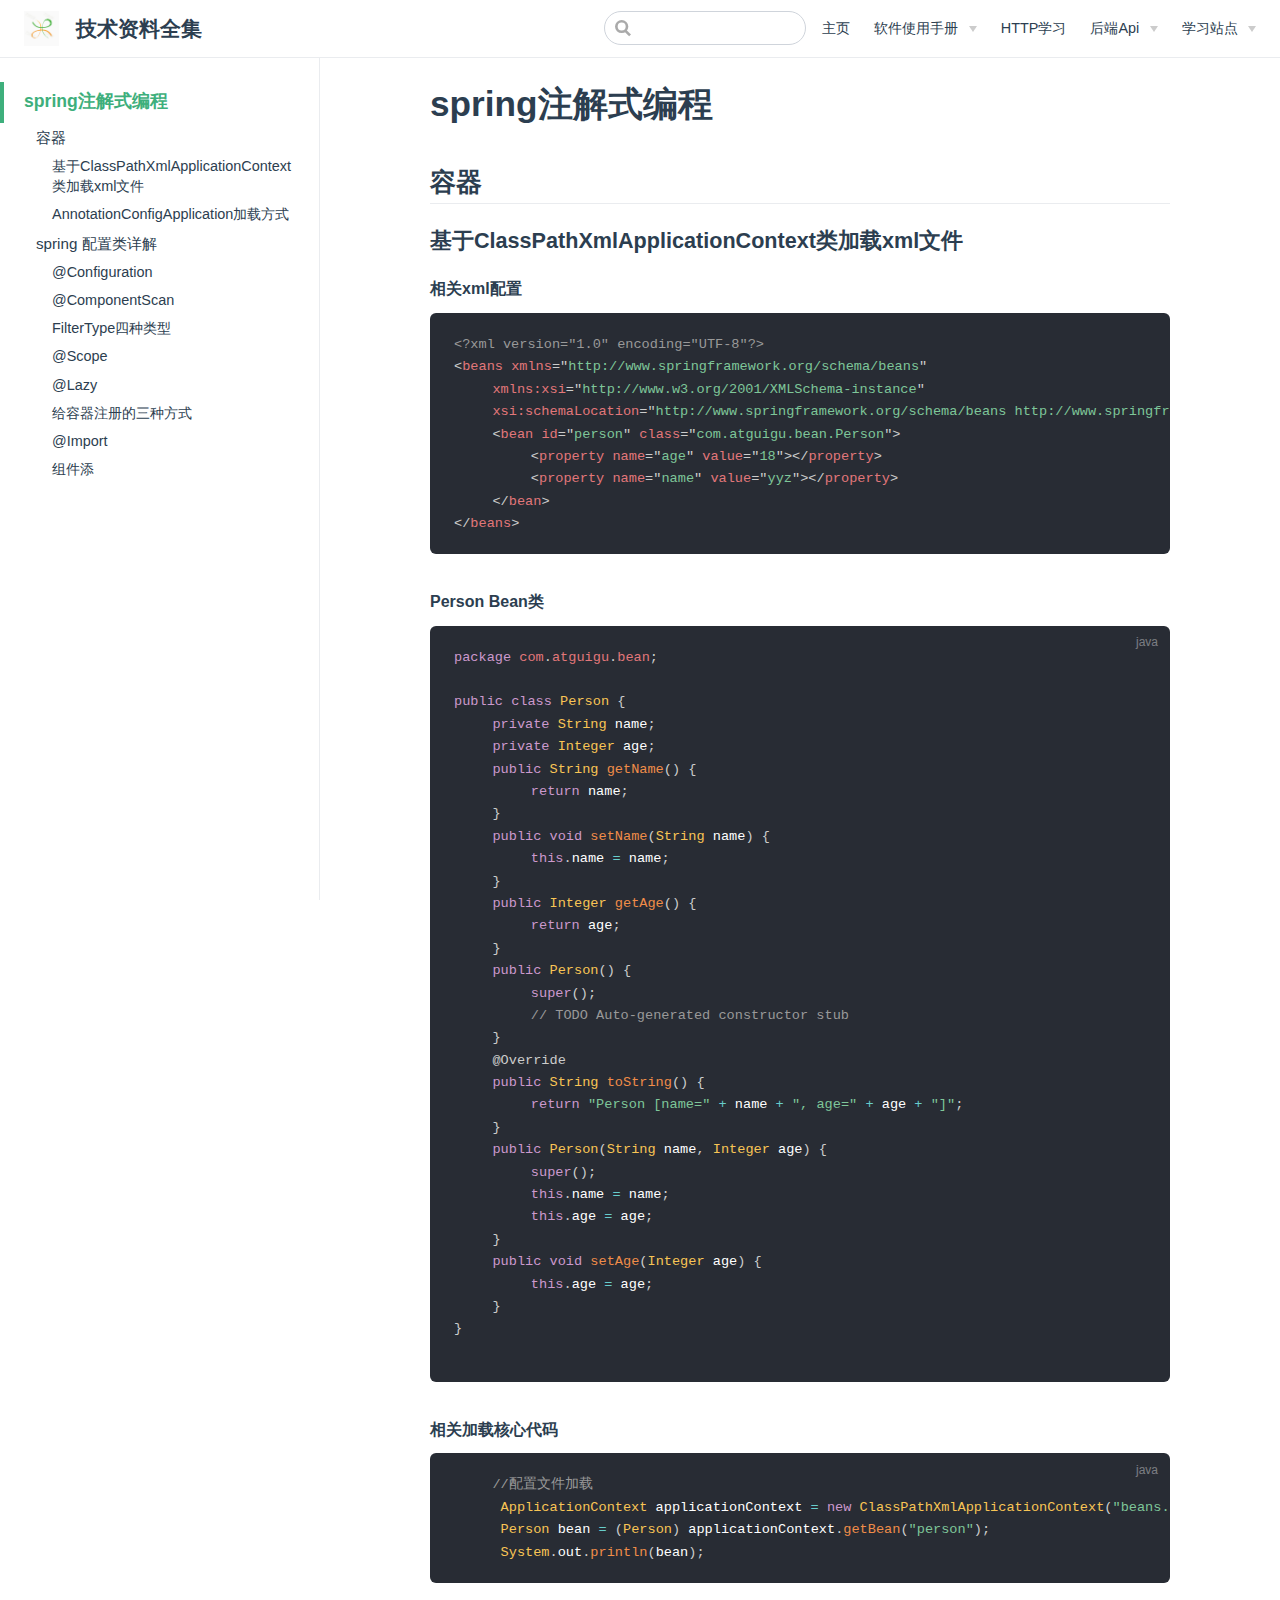
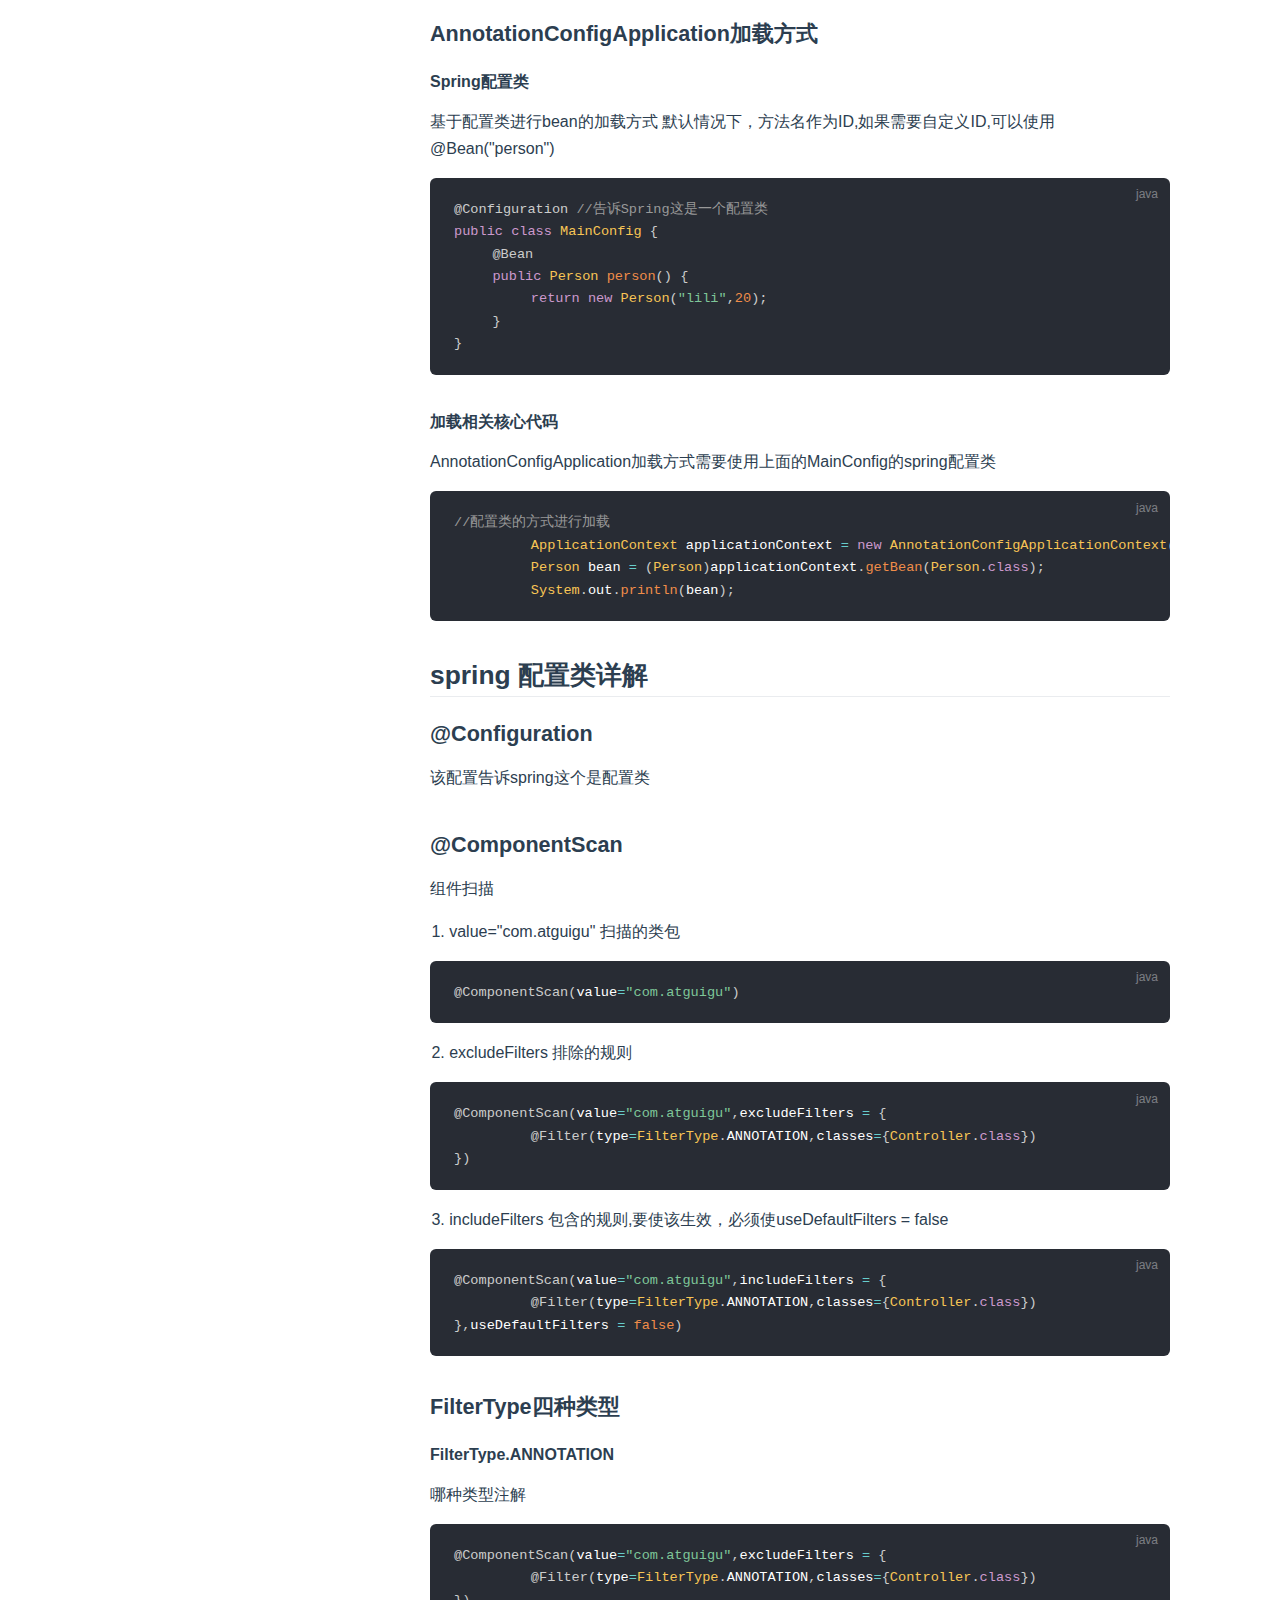
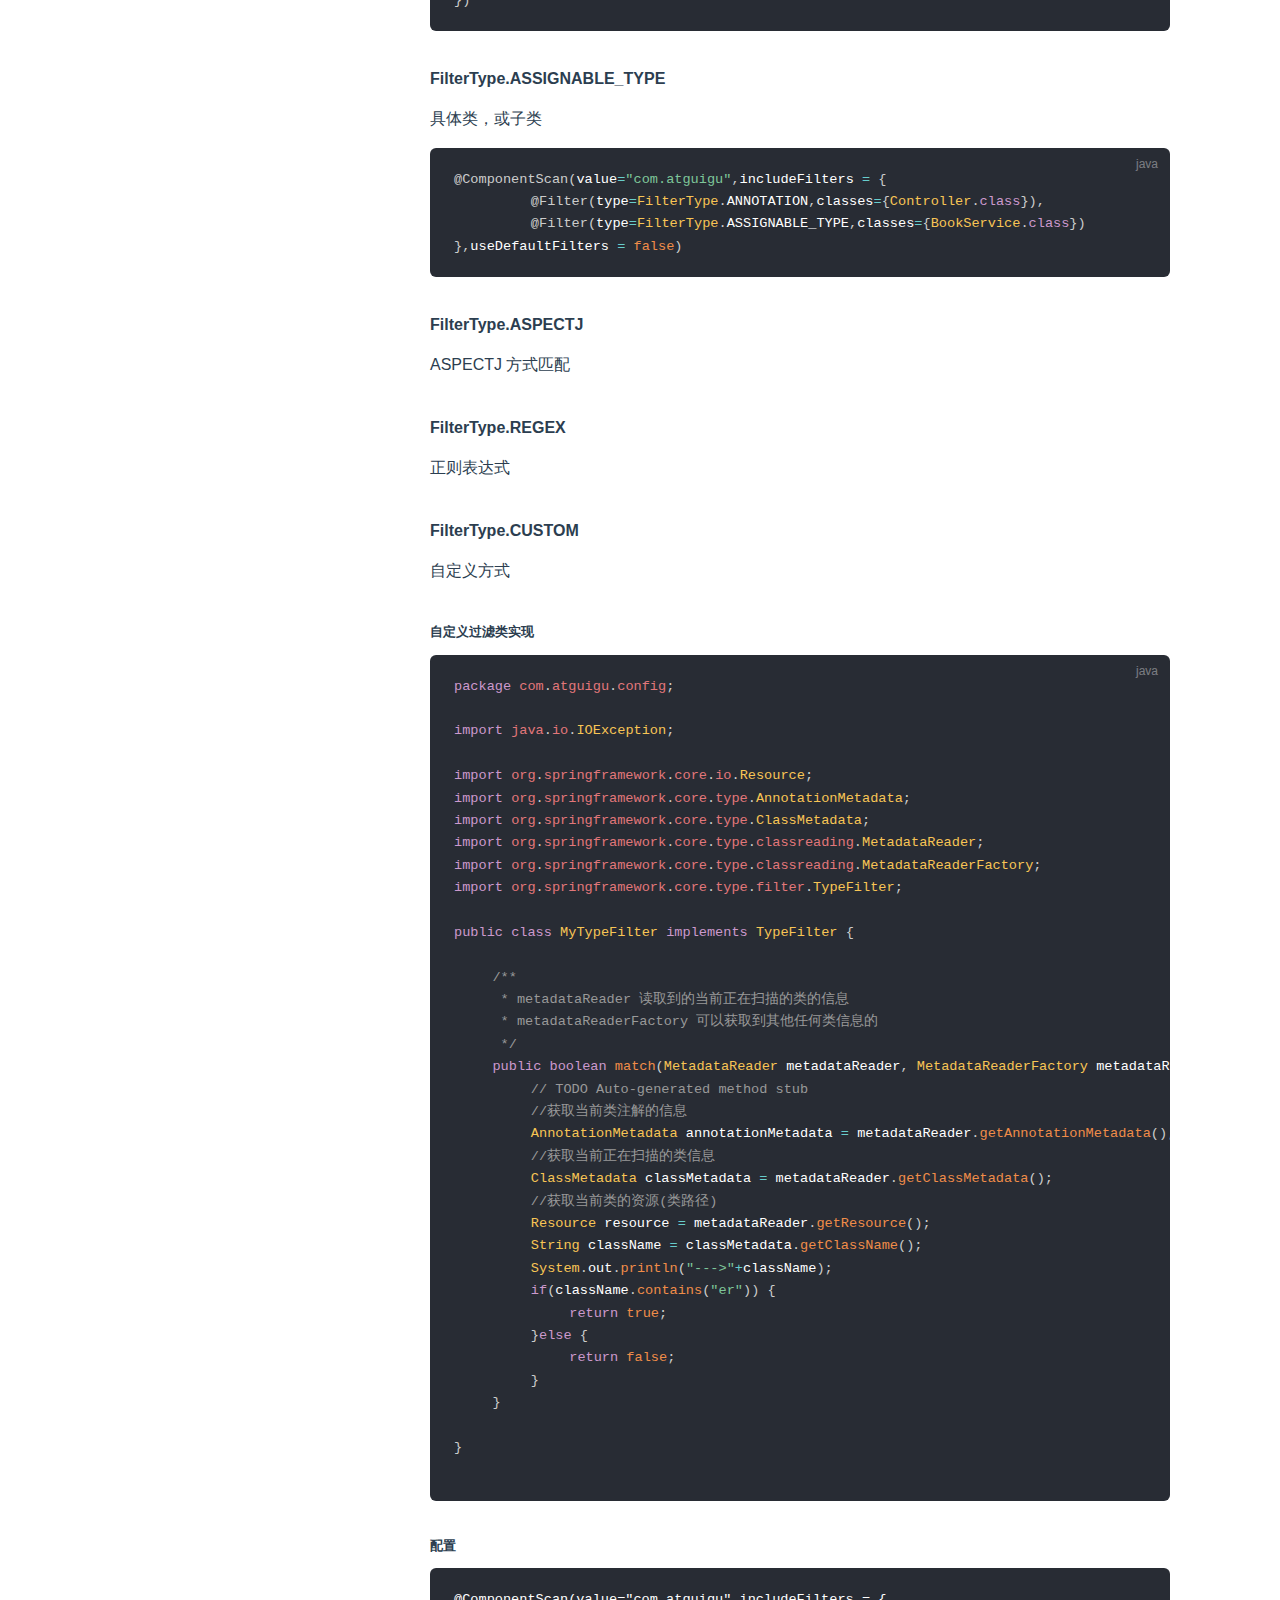
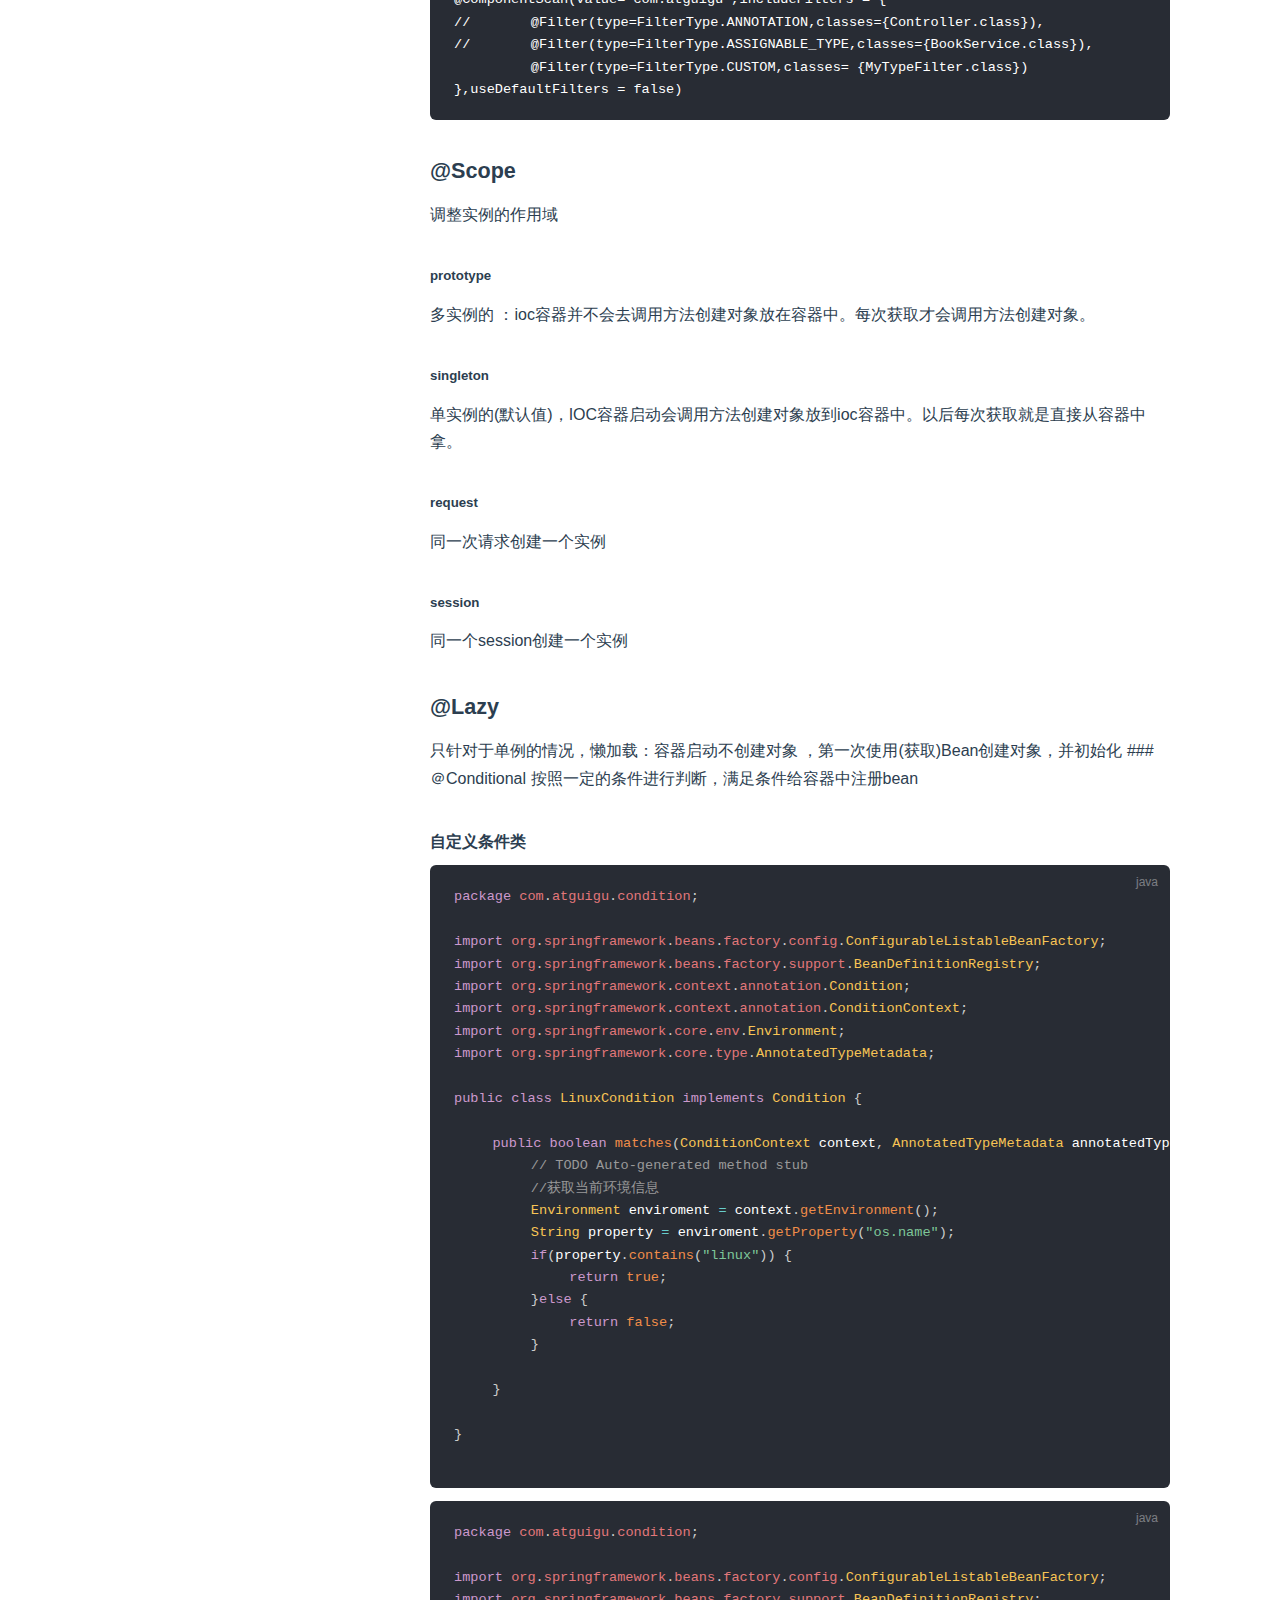
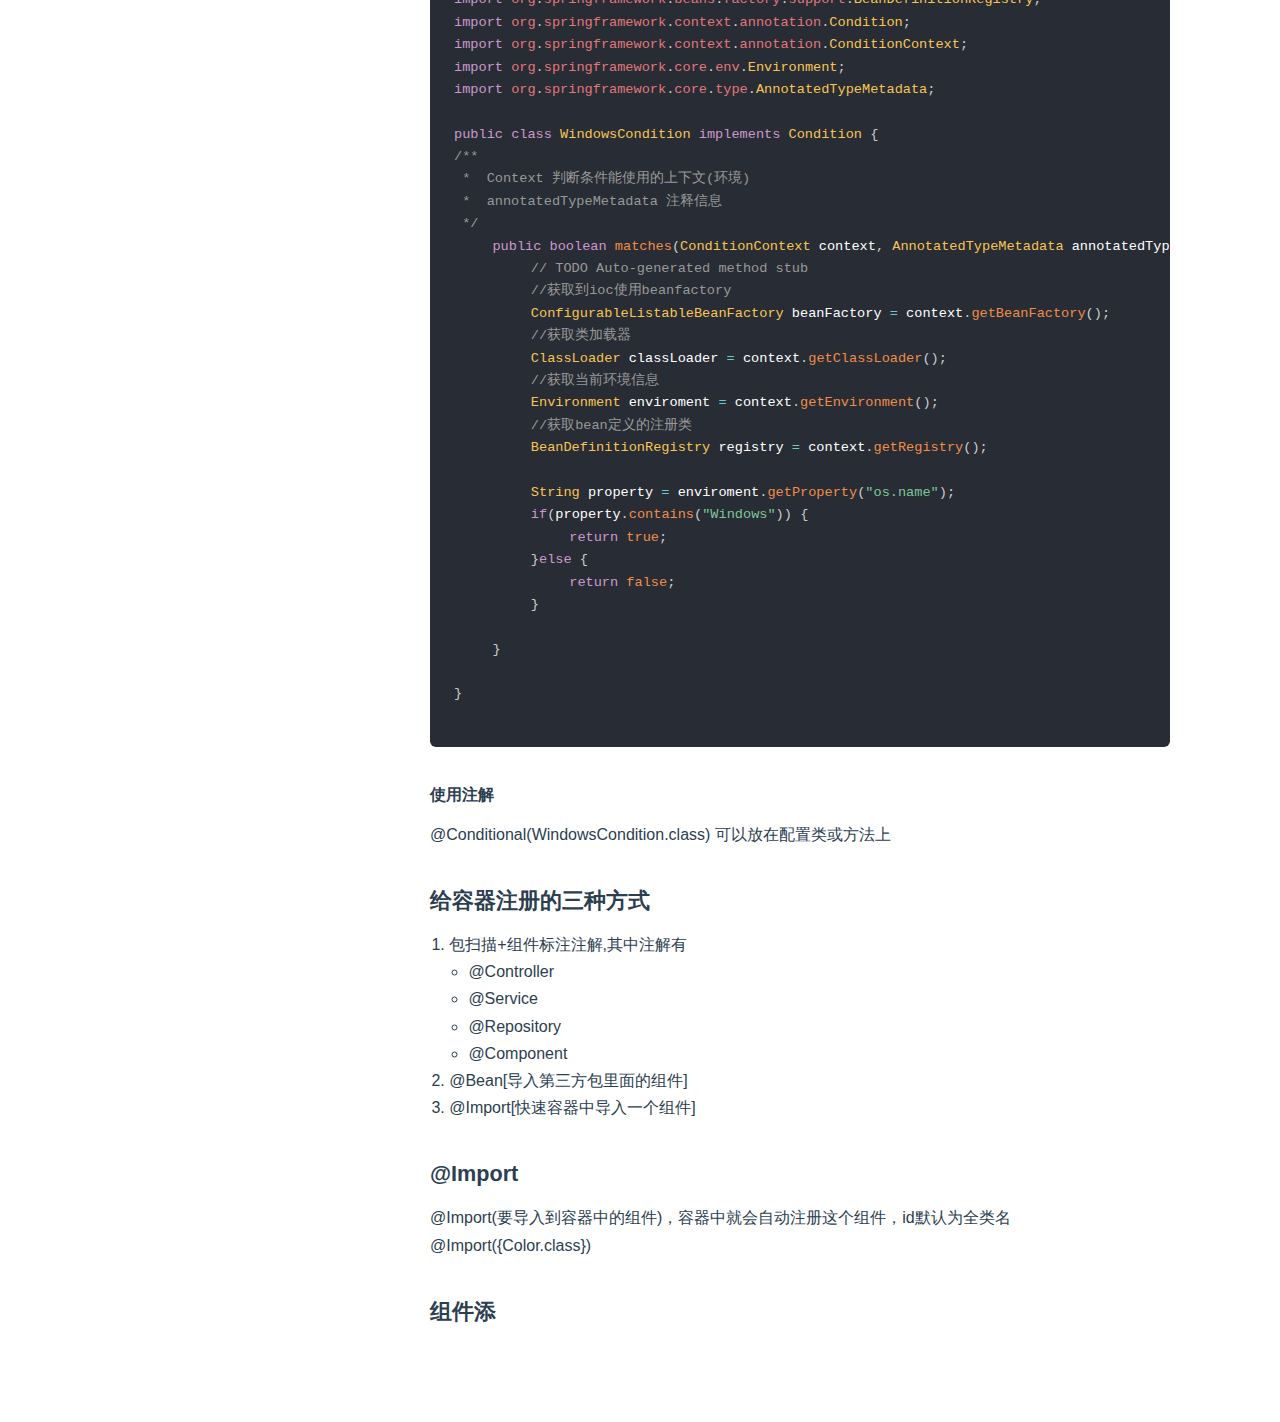
<file: spring/annotation/index.html>
<!DOCTYPE html>
<html lang="en-US">
  <head>
    <meta charset="utf-8">
    <meta name="viewport" content="width=device-width,initial-scale=1">
    <title>spring注解式编程 | 技术资料全集</title>
    <meta name="description" content="欢迎访问">
    
    
    <link rel="preload" href="/assets/css/0.styles.a8d7632c.css" as="style"><link rel="preload" href="/assets/js/app.c97f2024.js" as="script"><link rel="preload" href="/assets/js/3.9bd1cd41.js" as="script"><link rel="preload" href="/assets/js/11.5d0b9f2e.js" as="script"><link rel="prefetch" href="/assets/js/10.2e1a284f.js"><link rel="prefetch" href="/assets/js/12.c94868f9.js"><link rel="prefetch" href="/assets/js/13.608d1e58.js"><link rel="prefetch" href="/assets/js/14.aa74dbc4.js"><link rel="prefetch" href="/assets/js/4.434f16a7.js"><link rel="prefetch" href="/assets/js/5.de6cc3f7.js"><link rel="prefetch" href="/assets/js/6.847d2b41.js"><link rel="prefetch" href="/assets/js/7.ed0efa5b.js"><link rel="prefetch" href="/assets/js/8.4faeae1d.js"><link rel="prefetch" href="/assets/js/9.48f0f1cc.js"><link rel="prefetch" href="/assets/js/vendors~flowchart.8179e452.js">
    <link rel="stylesheet" href="/assets/css/0.styles.a8d7632c.css">
  </head>
  <body>
    <div id="app" data-server-rendered="true"><div class="theme-container"><header class="navbar"><div class="sidebar-button"><svg xmlns="http://www.w3.org/2000/svg" aria-hidden="true" role="img" viewBox="0 0 448 512" class="icon"><path fill="currentColor" d="M436 124H12c-6.627 0-12-5.373-12-12V80c0-6.627 5.373-12 12-12h424c6.627 0 12 5.373 12 12v32c0 6.627-5.373 12-12 12zm0 160H12c-6.627 0-12-5.373-12-12v-32c0-6.627 5.373-12 12-12h424c6.627 0 12 5.373 12 12v32c0 6.627-5.373 12-12 12zm0 160H12c-6.627 0-12-5.373-12-12v-32c0-6.627 5.373-12 12-12h424c6.627 0 12 5.373 12 12v32c0 6.627-5.373 12-12 12z"></path></svg></div> <a href="/" class="home-link router-link-active"><img src="/top_logo.jpg" alt="技术资料全集" class="logo"> <span class="site-name can-hide">技术资料全集</span></a> <div class="links"><div class="search-box"><input aria-label="Search" autocomplete="off" spellcheck="false" value=""> <!----></div> <nav class="nav-links can-hide"><div class="nav-item"><a href="/" class="nav-link">主页</a></div><div class="nav-item"><div class="dropdown-wrapper"><button type="button" aria-label="软件使用手册" class="dropdown-title"><span class="title">软件使用手册</span> <span class="arrow right"></span></button> <ul class="nav-dropdown" style="display:none;"><li class="dropdown-item"><!----> <a href="/markdown/" class="nav-link">markdown</a></li><li class="dropdown-item"><!----> <a href="/git/" class="nav-link">Git</a></li></ul></div></div><div class="nav-item"><a href="/http/" class="nav-link">HTTP学习</a></div><div class="nav-item"><div class="dropdown-wrapper"><button type="button" aria-label="后端Api" class="dropdown-title"><span class="title">后端Api</span> <span class="arrow right"></span></button> <ul class="nav-dropdown" style="display:none;"><li class="dropdown-item"><!----> <a href="/spring/annotation/" class="nav-link router-link-exact-active router-link-active">spring</a></li></ul></div></div><div class="nav-item"><div class="dropdown-wrapper"><button type="button" aria-label="学习站点" class="dropdown-title"><span class="title">学习站点</span> <span class="arrow right"></span></button> <ul class="nav-dropdown" style="display:none;"><li class="dropdown-item"><!----> <a href="https://cn.vuejs.org/index.html" target="_blank" rel="noopener noreferrer" class="nav-link external">
  Vue
  <svg xmlns="http://www.w3.org/2000/svg" aria-hidden="true" x="0px" y="0px" viewBox="0 0 100 100" width="15" height="15" class="icon outbound"><path fill="currentColor" d="M18.8,85.1h56l0,0c2.2,0,4-1.8,4-4v-32h-8v28h-48v-48h28v-8h-32l0,0c-2.2,0-4,1.8-4,4v56C14.8,83.3,16.6,85.1,18.8,85.1z"></path> <polygon fill="currentColor" points="45.7,48.7 51.3,54.3 77.2,28.5 77.2,37.2 85.2,37.2 85.2,14.9 62.8,14.9 62.8,22.9 71.5,22.9"></polygon></svg></a></li><li class="dropdown-item"><!----> <a href="https://www.tslang.cn/docs/home.html" target="_blank" rel="noopener noreferrer" class="nav-link external">
  TypeScript
  <svg xmlns="http://www.w3.org/2000/svg" aria-hidden="true" x="0px" y="0px" viewBox="0 0 100 100" width="15" height="15" class="icon outbound"><path fill="currentColor" d="M18.8,85.1h56l0,0c2.2,0,4-1.8,4-4v-32h-8v28h-48v-48h28v-8h-32l0,0c-2.2,0-4,1.8-4,4v56C14.8,83.3,16.6,85.1,18.8,85.1z"></path> <polygon fill="currentColor" points="45.7,48.7 51.3,54.3 77.2,28.5 77.2,37.2 85.2,37.2 85.2,14.9 62.8,14.9 62.8,22.9 71.5,22.9"></polygon></svg></a></li><li class="dropdown-item"><!----> <a href="https://es6.ruanyifeng.com/" target="_blank" rel="noopener noreferrer" class="nav-link external">
  ES6
  <svg xmlns="http://www.w3.org/2000/svg" aria-hidden="true" x="0px" y="0px" viewBox="0 0 100 100" width="15" height="15" class="icon outbound"><path fill="currentColor" d="M18.8,85.1h56l0,0c2.2,0,4-1.8,4-4v-32h-8v28h-48v-48h28v-8h-32l0,0c-2.2,0-4,1.8-4,4v56C14.8,83.3,16.6,85.1,18.8,85.1z"></path> <polygon fill="currentColor" points="45.7,48.7 51.3,54.3 77.2,28.5 77.2,37.2 85.2,37.2 85.2,14.9 62.8,14.9 62.8,22.9 71.5,22.9"></polygon></svg></a></li><li class="dropdown-item"><!----> <a href="https://www.vuepress.cn" target="_blank" rel="noopener noreferrer" class="nav-link external">
  VuePress
  <svg xmlns="http://www.w3.org/2000/svg" aria-hidden="true" x="0px" y="0px" viewBox="0 0 100 100" width="15" height="15" class="icon outbound"><path fill="currentColor" d="M18.8,85.1h56l0,0c2.2,0,4-1.8,4-4v-32h-8v28h-48v-48h28v-8h-32l0,0c-2.2,0-4,1.8-4,4v56C14.8,83.3,16.6,85.1,18.8,85.1z"></path> <polygon fill="currentColor" points="45.7,48.7 51.3,54.3 77.2,28.5 77.2,37.2 85.2,37.2 85.2,14.9 62.8,14.9 62.8,22.9 71.5,22.9"></polygon></svg></a></li></ul></div></div> <!----></nav></div></header> <div class="sidebar-mask"></div> <aside class="sidebar"><nav class="nav-links"><div class="nav-item"><a href="/" class="nav-link">主页</a></div><div class="nav-item"><div class="dropdown-wrapper"><button type="button" aria-label="软件使用手册" class="dropdown-title"><span class="title">软件使用手册</span> <span class="arrow right"></span></button> <ul class="nav-dropdown" style="display:none;"><li class="dropdown-item"><!----> <a href="/markdown/" class="nav-link">markdown</a></li><li class="dropdown-item"><!----> <a href="/git/" class="nav-link">Git</a></li></ul></div></div><div class="nav-item"><a href="/http/" class="nav-link">HTTP学习</a></div><div class="nav-item"><div class="dropdown-wrapper"><button type="button" aria-label="后端Api" class="dropdown-title"><span class="title">后端Api</span> <span class="arrow right"></span></button> <ul class="nav-dropdown" style="display:none;"><li class="dropdown-item"><!----> <a href="/spring/annotation/" class="nav-link router-link-exact-active router-link-active">spring</a></li></ul></div></div><div class="nav-item"><div class="dropdown-wrapper"><button type="button" aria-label="学习站点" class="dropdown-title"><span class="title">学习站点</span> <span class="arrow right"></span></button> <ul class="nav-dropdown" style="display:none;"><li class="dropdown-item"><!----> <a href="https://cn.vuejs.org/index.html" target="_blank" rel="noopener noreferrer" class="nav-link external">
  Vue
  <svg xmlns="http://www.w3.org/2000/svg" aria-hidden="true" x="0px" y="0px" viewBox="0 0 100 100" width="15" height="15" class="icon outbound"><path fill="currentColor" d="M18.8,85.1h56l0,0c2.2,0,4-1.8,4-4v-32h-8v28h-48v-48h28v-8h-32l0,0c-2.2,0-4,1.8-4,4v56C14.8,83.3,16.6,85.1,18.8,85.1z"></path> <polygon fill="currentColor" points="45.7,48.7 51.3,54.3 77.2,28.5 77.2,37.2 85.2,37.2 85.2,14.9 62.8,14.9 62.8,22.9 71.5,22.9"></polygon></svg></a></li><li class="dropdown-item"><!----> <a href="https://www.tslang.cn/docs/home.html" target="_blank" rel="noopener noreferrer" class="nav-link external">
  TypeScript
  <svg xmlns="http://www.w3.org/2000/svg" aria-hidden="true" x="0px" y="0px" viewBox="0 0 100 100" width="15" height="15" class="icon outbound"><path fill="currentColor" d="M18.8,85.1h56l0,0c2.2,0,4-1.8,4-4v-32h-8v28h-48v-48h28v-8h-32l0,0c-2.2,0-4,1.8-4,4v56C14.8,83.3,16.6,85.1,18.8,85.1z"></path> <polygon fill="currentColor" points="45.7,48.7 51.3,54.3 77.2,28.5 77.2,37.2 85.2,37.2 85.2,14.9 62.8,14.9 62.8,22.9 71.5,22.9"></polygon></svg></a></li><li class="dropdown-item"><!----> <a href="https://es6.ruanyifeng.com/" target="_blank" rel="noopener noreferrer" class="nav-link external">
  ES6
  <svg xmlns="http://www.w3.org/2000/svg" aria-hidden="true" x="0px" y="0px" viewBox="0 0 100 100" width="15" height="15" class="icon outbound"><path fill="currentColor" d="M18.8,85.1h56l0,0c2.2,0,4-1.8,4-4v-32h-8v28h-48v-48h28v-8h-32l0,0c-2.2,0-4,1.8-4,4v56C14.8,83.3,16.6,85.1,18.8,85.1z"></path> <polygon fill="currentColor" points="45.7,48.7 51.3,54.3 77.2,28.5 77.2,37.2 85.2,37.2 85.2,14.9 62.8,14.9 62.8,22.9 71.5,22.9"></polygon></svg></a></li><li class="dropdown-item"><!----> <a href="https://www.vuepress.cn" target="_blank" rel="noopener noreferrer" class="nav-link external">
  VuePress
  <svg xmlns="http://www.w3.org/2000/svg" aria-hidden="true" x="0px" y="0px" viewBox="0 0 100 100" width="15" height="15" class="icon outbound"><path fill="currentColor" d="M18.8,85.1h56l0,0c2.2,0,4-1.8,4-4v-32h-8v28h-48v-48h28v-8h-32l0,0c-2.2,0-4,1.8-4,4v56C14.8,83.3,16.6,85.1,18.8,85.1z"></path> <polygon fill="currentColor" points="45.7,48.7 51.3,54.3 77.2,28.5 77.2,37.2 85.2,37.2 85.2,14.9 62.8,14.9 62.8,22.9 71.5,22.9"></polygon></svg></a></li></ul></div></div> <!----></nav>  <ul class="sidebar-links"><li><a href="/spring/annotation/" class="active sidebar-link">spring注解式编程</a><ul class="sidebar-sub-headers"><li class="sidebar-sub-header"><a href="/spring/annotation/#容器" class="sidebar-link">容器</a><ul class="sidebar-sub-headers"><li class="sidebar-sub-header"><a href="/spring/annotation/#基于classpathxmlapplicationcontext类加载xml文件" class="sidebar-link">基于ClassPathXmlApplicationContext类加载xml文件</a></li><li class="sidebar-sub-header"><a href="/spring/annotation/#annotationconfigapplication加载方式" class="sidebar-link">AnnotationConfigApplication加载方式</a></li></ul></li><li class="sidebar-sub-header"><a href="/spring/annotation/#spring-配置类详解" class="sidebar-link">spring 配置类详解</a><ul class="sidebar-sub-headers"><li class="sidebar-sub-header"><a href="/spring/annotation/#configuration" class="sidebar-link">@Configuration</a></li><li class="sidebar-sub-header"><a href="/spring/annotation/#componentscan" class="sidebar-link">@ComponentScan</a></li><li class="sidebar-sub-header"><a href="/spring/annotation/#filtertype四种类型" class="sidebar-link">FilterType四种类型</a></li><li class="sidebar-sub-header"><a href="/spring/annotation/#scope" class="sidebar-link">@Scope</a></li><li class="sidebar-sub-header"><a href="/spring/annotation/#lazy" class="sidebar-link">@Lazy</a></li><li class="sidebar-sub-header"><a href="/spring/annotation/#给容器注册的三种方式" class="sidebar-link">给容器注册的三种方式</a></li><li class="sidebar-sub-header"><a href="/spring/annotation/#import" class="sidebar-link">@Import</a></li><li class="sidebar-sub-header"><a href="/spring/annotation/#组件添" class="sidebar-link">组件添</a></li></ul></li></ul></li></ul> </aside> <main class="page"> <div class="theme-default-content content__default"><h1 id="spring注解式编程"><a href="#spring注解式编程" class="header-anchor">#</a> spring注解式编程</h1> <h2 id="容器"><a href="#容器" class="header-anchor">#</a> 容器</h2> <h3 id="基于classpathxmlapplicationcontext类加载xml文件"><a href="#基于classpathxmlapplicationcontext类加载xml文件" class="header-anchor">#</a> 基于ClassPathXmlApplicationContext类加载xml文件</h3> <h4 id="相关xml配置"><a href="#相关xml配置" class="header-anchor">#</a> 相关xml配置</h4> <div class="language-xml extra-class"><pre class="language-xml"><code><span class="token prolog">&lt;?xml version=&quot;1.0&quot; encoding=&quot;UTF-8&quot;?&gt;</span>
<span class="token tag"><span class="token tag"><span class="token punctuation">&lt;</span>beans</span> <span class="token attr-name">xmlns</span><span class="token attr-value"><span class="token punctuation">=</span><span class="token punctuation">&quot;</span>http://www.springframework.org/schema/beans<span class="token punctuation">&quot;</span></span>
	<span class="token attr-name"><span class="token namespace">xmlns:</span>xsi</span><span class="token attr-value"><span class="token punctuation">=</span><span class="token punctuation">&quot;</span>http://www.w3.org/2001/XMLSchema-instance<span class="token punctuation">&quot;</span></span>
	<span class="token attr-name"><span class="token namespace">xsi:</span>schemaLocation</span><span class="token attr-value"><span class="token punctuation">=</span><span class="token punctuation">&quot;</span>http://www.springframework.org/schema/beans http://www.springframework.org/schema/beans/spring-beans-3.0.xsd<span class="token punctuation">&quot;</span></span><span class="token punctuation">&gt;</span></span>
	<span class="token tag"><span class="token tag"><span class="token punctuation">&lt;</span>bean</span> <span class="token attr-name">id</span><span class="token attr-value"><span class="token punctuation">=</span><span class="token punctuation">&quot;</span>person<span class="token punctuation">&quot;</span></span> <span class="token attr-name">class</span><span class="token attr-value"><span class="token punctuation">=</span><span class="token punctuation">&quot;</span>com.atguigu.bean.Person<span class="token punctuation">&quot;</span></span><span class="token punctuation">&gt;</span></span>
		<span class="token tag"><span class="token tag"><span class="token punctuation">&lt;</span>property</span> <span class="token attr-name">name</span><span class="token attr-value"><span class="token punctuation">=</span><span class="token punctuation">&quot;</span>age<span class="token punctuation">&quot;</span></span> <span class="token attr-name">value</span><span class="token attr-value"><span class="token punctuation">=</span><span class="token punctuation">&quot;</span>18<span class="token punctuation">&quot;</span></span><span class="token punctuation">&gt;</span></span><span class="token tag"><span class="token tag"><span class="token punctuation">&lt;/</span>property</span><span class="token punctuation">&gt;</span></span>
		<span class="token tag"><span class="token tag"><span class="token punctuation">&lt;</span>property</span> <span class="token attr-name">name</span><span class="token attr-value"><span class="token punctuation">=</span><span class="token punctuation">&quot;</span>name<span class="token punctuation">&quot;</span></span> <span class="token attr-name">value</span><span class="token attr-value"><span class="token punctuation">=</span><span class="token punctuation">&quot;</span>yyz<span class="token punctuation">&quot;</span></span><span class="token punctuation">&gt;</span></span><span class="token tag"><span class="token tag"><span class="token punctuation">&lt;/</span>property</span><span class="token punctuation">&gt;</span></span>
	<span class="token tag"><span class="token tag"><span class="token punctuation">&lt;/</span>bean</span><span class="token punctuation">&gt;</span></span>
<span class="token tag"><span class="token tag"><span class="token punctuation">&lt;/</span>beans</span><span class="token punctuation">&gt;</span></span>
</code></pre></div><h4 id="person-bean类"><a href="#person-bean类" class="header-anchor">#</a> Person Bean类</h4> <div class="language-java extra-class"><pre class="language-java"><code><span class="token keyword">package</span> <span class="token namespace">com<span class="token punctuation">.</span>atguigu<span class="token punctuation">.</span>bean</span><span class="token punctuation">;</span>

<span class="token keyword">public</span> <span class="token keyword">class</span> <span class="token class-name">Person</span> <span class="token punctuation">{</span>
	<span class="token keyword">private</span> <span class="token class-name">String</span> name<span class="token punctuation">;</span>
	<span class="token keyword">private</span> <span class="token class-name">Integer</span> age<span class="token punctuation">;</span>
	<span class="token keyword">public</span> <span class="token class-name">String</span> <span class="token function">getName</span><span class="token punctuation">(</span><span class="token punctuation">)</span> <span class="token punctuation">{</span>
		<span class="token keyword">return</span> name<span class="token punctuation">;</span>
	<span class="token punctuation">}</span>
	<span class="token keyword">public</span> <span class="token keyword">void</span> <span class="token function">setName</span><span class="token punctuation">(</span><span class="token class-name">String</span> name<span class="token punctuation">)</span> <span class="token punctuation">{</span>
		<span class="token keyword">this</span><span class="token punctuation">.</span>name <span class="token operator">=</span> name<span class="token punctuation">;</span>
	<span class="token punctuation">}</span>
	<span class="token keyword">public</span> <span class="token class-name">Integer</span> <span class="token function">getAge</span><span class="token punctuation">(</span><span class="token punctuation">)</span> <span class="token punctuation">{</span>
		<span class="token keyword">return</span> age<span class="token punctuation">;</span>
	<span class="token punctuation">}</span>
	<span class="token keyword">public</span> <span class="token class-name">Person</span><span class="token punctuation">(</span><span class="token punctuation">)</span> <span class="token punctuation">{</span>
		<span class="token keyword">super</span><span class="token punctuation">(</span><span class="token punctuation">)</span><span class="token punctuation">;</span>
		<span class="token comment">// TODO Auto-generated constructor stub</span>
	<span class="token punctuation">}</span>
	<span class="token annotation punctuation">@Override</span>
	<span class="token keyword">public</span> <span class="token class-name">String</span> <span class="token function">toString</span><span class="token punctuation">(</span><span class="token punctuation">)</span> <span class="token punctuation">{</span>
		<span class="token keyword">return</span> <span class="token string">&quot;Person [name=&quot;</span> <span class="token operator">+</span> name <span class="token operator">+</span> <span class="token string">&quot;, age=&quot;</span> <span class="token operator">+</span> age <span class="token operator">+</span> <span class="token string">&quot;]&quot;</span><span class="token punctuation">;</span>
	<span class="token punctuation">}</span>
	<span class="token keyword">public</span> <span class="token class-name">Person</span><span class="token punctuation">(</span><span class="token class-name">String</span> name<span class="token punctuation">,</span> <span class="token class-name">Integer</span> age<span class="token punctuation">)</span> <span class="token punctuation">{</span>
		<span class="token keyword">super</span><span class="token punctuation">(</span><span class="token punctuation">)</span><span class="token punctuation">;</span>
		<span class="token keyword">this</span><span class="token punctuation">.</span>name <span class="token operator">=</span> name<span class="token punctuation">;</span>
		<span class="token keyword">this</span><span class="token punctuation">.</span>age <span class="token operator">=</span> age<span class="token punctuation">;</span>
	<span class="token punctuation">}</span>
	<span class="token keyword">public</span> <span class="token keyword">void</span> <span class="token function">setAge</span><span class="token punctuation">(</span><span class="token class-name">Integer</span> age<span class="token punctuation">)</span> <span class="token punctuation">{</span>
		<span class="token keyword">this</span><span class="token punctuation">.</span>age <span class="token operator">=</span> age<span class="token punctuation">;</span>
	<span class="token punctuation">}</span>
<span class="token punctuation">}</span>

</code></pre></div><h4 id="相关加载核心代码"><a href="#相关加载核心代码" class="header-anchor">#</a> 相关加载核心代码</h4> <div class="language-java extra-class"><pre class="language-java"><code>	<span class="token comment">//配置文件加载</span>
	 <span class="token class-name">ApplicationContext</span> applicationContext <span class="token operator">=</span> <span class="token keyword">new</span> <span class="token class-name">ClassPathXmlApplicationContext</span><span class="token punctuation">(</span><span class="token string">&quot;beans.xml&quot;</span><span class="token punctuation">)</span><span class="token punctuation">;</span>
	 <span class="token class-name">Person</span> bean <span class="token operator">=</span> <span class="token punctuation">(</span><span class="token class-name">Person</span><span class="token punctuation">)</span> applicationContext<span class="token punctuation">.</span><span class="token function">getBean</span><span class="token punctuation">(</span><span class="token string">&quot;person&quot;</span><span class="token punctuation">)</span><span class="token punctuation">;</span>
	 <span class="token class-name">System</span><span class="token punctuation">.</span>out<span class="token punctuation">.</span><span class="token function">println</span><span class="token punctuation">(</span>bean<span class="token punctuation">)</span><span class="token punctuation">;</span>
</code></pre></div><h3 id="annotationconfigapplication加载方式"><a href="#annotationconfigapplication加载方式" class="header-anchor">#</a> AnnotationConfigApplication加载方式</h3> <h4 id="spring配置类"><a href="#spring配置类" class="header-anchor">#</a> Spring配置类</h4> <p>基于配置类进行bean的加载方式
默认情况下，方法名作为ID,如果需要自定义ID,可以使用@Bean(&quot;person&quot;)</p> <div class="language-java extra-class"><pre class="language-java"><code><span class="token annotation punctuation">@Configuration</span> <span class="token comment">//告诉Spring这是一个配置类</span>
<span class="token keyword">public</span> <span class="token keyword">class</span> <span class="token class-name">MainConfig</span> <span class="token punctuation">{</span>
	<span class="token annotation punctuation">@Bean</span>
	<span class="token keyword">public</span> <span class="token class-name">Person</span> <span class="token function">person</span><span class="token punctuation">(</span><span class="token punctuation">)</span> <span class="token punctuation">{</span>
		<span class="token keyword">return</span> <span class="token keyword">new</span> <span class="token class-name">Person</span><span class="token punctuation">(</span><span class="token string">&quot;lili&quot;</span><span class="token punctuation">,</span><span class="token number">20</span><span class="token punctuation">)</span><span class="token punctuation">;</span>
	<span class="token punctuation">}</span>
<span class="token punctuation">}</span>
</code></pre></div><h4 id="加载相关核心代码"><a href="#加载相关核心代码" class="header-anchor">#</a> 加载相关核心代码</h4> <p>AnnotationConfigApplication加载方式需要使用上面的MainConfig的spring配置类</p> <div class="language-java extra-class"><pre class="language-java"><code><span class="token comment">//配置类的方式进行加载</span>
		<span class="token class-name">ApplicationContext</span> applicationContext <span class="token operator">=</span> <span class="token keyword">new</span> <span class="token class-name">AnnotationConfigApplicationContext</span><span class="token punctuation">(</span><span class="token class-name">MainConfig</span><span class="token punctuation">.</span><span class="token keyword">class</span><span class="token punctuation">)</span><span class="token punctuation">;</span>
		<span class="token class-name">Person</span> bean <span class="token operator">=</span> <span class="token punctuation">(</span><span class="token class-name">Person</span><span class="token punctuation">)</span>applicationContext<span class="token punctuation">.</span><span class="token function">getBean</span><span class="token punctuation">(</span><span class="token class-name">Person</span><span class="token punctuation">.</span><span class="token keyword">class</span><span class="token punctuation">)</span><span class="token punctuation">;</span>
		<span class="token class-name">System</span><span class="token punctuation">.</span>out<span class="token punctuation">.</span><span class="token function">println</span><span class="token punctuation">(</span>bean<span class="token punctuation">)</span><span class="token punctuation">;</span>
</code></pre></div><h2 id="spring-配置类详解"><a href="#spring-配置类详解" class="header-anchor">#</a> spring 配置类详解</h2> <h3 id="configuration"><a href="#configuration" class="header-anchor">#</a> @Configuration</h3> <p>该配置告诉spring这个是配置类</p> <h3 id="componentscan"><a href="#componentscan" class="header-anchor">#</a> @ComponentScan</h3> <p>组件扫描</p> <ol><li>value=&quot;com.atguigu&quot;  扫描的类包</li></ol> <div class="language-java extra-class"><pre class="language-java"><code><span class="token annotation punctuation">@ComponentScan</span><span class="token punctuation">(</span>value<span class="token operator">=</span><span class="token string">&quot;com.atguigu&quot;</span><span class="token punctuation">)</span>
</code></pre></div><ol start="2"><li>excludeFilters  排除的规则</li></ol> <div class="language-java extra-class"><pre class="language-java"><code><span class="token annotation punctuation">@ComponentScan</span><span class="token punctuation">(</span>value<span class="token operator">=</span><span class="token string">&quot;com.atguigu&quot;</span><span class="token punctuation">,</span>excludeFilters <span class="token operator">=</span> <span class="token punctuation">{</span>
		<span class="token annotation punctuation">@Filter</span><span class="token punctuation">(</span>type<span class="token operator">=</span><span class="token class-name">FilterType</span><span class="token punctuation">.</span>ANNOTATION<span class="token punctuation">,</span>classes<span class="token operator">=</span><span class="token punctuation">{</span><span class="token class-name">Controller</span><span class="token punctuation">.</span><span class="token keyword">class</span><span class="token punctuation">}</span><span class="token punctuation">)</span>
<span class="token punctuation">}</span><span class="token punctuation">)</span>
</code></pre></div><ol start="3"><li>includeFilters 包含的规则,要使该生效，必须使useDefaultFilters = false</li></ol> <div class="language-java extra-class"><pre class="language-java"><code><span class="token annotation punctuation">@ComponentScan</span><span class="token punctuation">(</span>value<span class="token operator">=</span><span class="token string">&quot;com.atguigu&quot;</span><span class="token punctuation">,</span>includeFilters <span class="token operator">=</span> <span class="token punctuation">{</span>
		<span class="token annotation punctuation">@Filter</span><span class="token punctuation">(</span>type<span class="token operator">=</span><span class="token class-name">FilterType</span><span class="token punctuation">.</span>ANNOTATION<span class="token punctuation">,</span>classes<span class="token operator">=</span><span class="token punctuation">{</span><span class="token class-name">Controller</span><span class="token punctuation">.</span><span class="token keyword">class</span><span class="token punctuation">}</span><span class="token punctuation">)</span>
<span class="token punctuation">}</span><span class="token punctuation">,</span>useDefaultFilters <span class="token operator">=</span> <span class="token boolean">false</span><span class="token punctuation">)</span>
</code></pre></div><h3 id="filtertype四种类型"><a href="#filtertype四种类型" class="header-anchor">#</a> FilterType四种类型</h3> <h4 id="filtertype-annotation"><a href="#filtertype-annotation" class="header-anchor">#</a> FilterType.ANNOTATION</h4> <p>哪种类型注解</p> <div class="language-java extra-class"><pre class="language-java"><code><span class="token annotation punctuation">@ComponentScan</span><span class="token punctuation">(</span>value<span class="token operator">=</span><span class="token string">&quot;com.atguigu&quot;</span><span class="token punctuation">,</span>excludeFilters <span class="token operator">=</span> <span class="token punctuation">{</span>
		<span class="token annotation punctuation">@Filter</span><span class="token punctuation">(</span>type<span class="token operator">=</span><span class="token class-name">FilterType</span><span class="token punctuation">.</span>ANNOTATION<span class="token punctuation">,</span>classes<span class="token operator">=</span><span class="token punctuation">{</span><span class="token class-name">Controller</span><span class="token punctuation">.</span><span class="token keyword">class</span><span class="token punctuation">}</span><span class="token punctuation">)</span>
<span class="token punctuation">}</span><span class="token punctuation">)</span>
</code></pre></div><h4 id="filtertype-assignable-type"><a href="#filtertype-assignable-type" class="header-anchor">#</a> FilterType.ASSIGNABLE_TYPE</h4> <p>具体类，或子类</p> <div class="language-java extra-class"><pre class="language-java"><code><span class="token annotation punctuation">@ComponentScan</span><span class="token punctuation">(</span>value<span class="token operator">=</span><span class="token string">&quot;com.atguigu&quot;</span><span class="token punctuation">,</span>includeFilters <span class="token operator">=</span> <span class="token punctuation">{</span>
		<span class="token annotation punctuation">@Filter</span><span class="token punctuation">(</span>type<span class="token operator">=</span><span class="token class-name">FilterType</span><span class="token punctuation">.</span>ANNOTATION<span class="token punctuation">,</span>classes<span class="token operator">=</span><span class="token punctuation">{</span><span class="token class-name">Controller</span><span class="token punctuation">.</span><span class="token keyword">class</span><span class="token punctuation">}</span><span class="token punctuation">)</span><span class="token punctuation">,</span>
		<span class="token annotation punctuation">@Filter</span><span class="token punctuation">(</span>type<span class="token operator">=</span><span class="token class-name">FilterType</span><span class="token punctuation">.</span>ASSIGNABLE_TYPE<span class="token punctuation">,</span>classes<span class="token operator">=</span><span class="token punctuation">{</span><span class="token class-name">BookService</span><span class="token punctuation">.</span><span class="token keyword">class</span><span class="token punctuation">}</span><span class="token punctuation">)</span>
<span class="token punctuation">}</span><span class="token punctuation">,</span>useDefaultFilters <span class="token operator">=</span> <span class="token boolean">false</span><span class="token punctuation">)</span>
</code></pre></div><h4 id="filtertype-aspectj"><a href="#filtertype-aspectj" class="header-anchor">#</a> FilterType.ASPECTJ</h4> <p>ASPECTJ 方式匹配</p> <h4 id="filtertype-regex"><a href="#filtertype-regex" class="header-anchor">#</a> FilterType.REGEX</h4> <p>正则表达式</p> <h4 id="filtertype-custom"><a href="#filtertype-custom" class="header-anchor">#</a> FilterType.CUSTOM</h4> <p>自定义方式</p> <h5 id="自定义过滤类实现"><a href="#自定义过滤类实现" class="header-anchor">#</a> 自定义过滤类实现</h5> <div class="language-java extra-class"><pre class="language-java"><code><span class="token keyword">package</span> <span class="token namespace">com<span class="token punctuation">.</span>atguigu<span class="token punctuation">.</span>config</span><span class="token punctuation">;</span>

<span class="token keyword">import</span> <span class="token namespace">java<span class="token punctuation">.</span>io</span><span class="token punctuation">.</span><span class="token class-name">IOException</span><span class="token punctuation">;</span>

<span class="token keyword">import</span> <span class="token namespace">org<span class="token punctuation">.</span>springframework<span class="token punctuation">.</span>core<span class="token punctuation">.</span>io</span><span class="token punctuation">.</span><span class="token class-name">Resource</span><span class="token punctuation">;</span>
<span class="token keyword">import</span> <span class="token namespace">org<span class="token punctuation">.</span>springframework<span class="token punctuation">.</span>core<span class="token punctuation">.</span>type</span><span class="token punctuation">.</span><span class="token class-name">AnnotationMetadata</span><span class="token punctuation">;</span>
<span class="token keyword">import</span> <span class="token namespace">org<span class="token punctuation">.</span>springframework<span class="token punctuation">.</span>core<span class="token punctuation">.</span>type</span><span class="token punctuation">.</span><span class="token class-name">ClassMetadata</span><span class="token punctuation">;</span>
<span class="token keyword">import</span> <span class="token namespace">org<span class="token punctuation">.</span>springframework<span class="token punctuation">.</span>core<span class="token punctuation">.</span>type<span class="token punctuation">.</span>classreading</span><span class="token punctuation">.</span><span class="token class-name">MetadataReader</span><span class="token punctuation">;</span>
<span class="token keyword">import</span> <span class="token namespace">org<span class="token punctuation">.</span>springframework<span class="token punctuation">.</span>core<span class="token punctuation">.</span>type<span class="token punctuation">.</span>classreading</span><span class="token punctuation">.</span><span class="token class-name">MetadataReaderFactory</span><span class="token punctuation">;</span>
<span class="token keyword">import</span> <span class="token namespace">org<span class="token punctuation">.</span>springframework<span class="token punctuation">.</span>core<span class="token punctuation">.</span>type<span class="token punctuation">.</span>filter</span><span class="token punctuation">.</span><span class="token class-name">TypeFilter</span><span class="token punctuation">;</span>

<span class="token keyword">public</span> <span class="token keyword">class</span> <span class="token class-name">MyTypeFilter</span> <span class="token keyword">implements</span> <span class="token class-name">TypeFilter</span> <span class="token punctuation">{</span>

	<span class="token comment">/**
	 * metadataReader 读取到的当前正在扫描的类的信息
	 * metadataReaderFactory 可以获取到其他任何类信息的
	 */</span>
	<span class="token keyword">public</span> <span class="token keyword">boolean</span> <span class="token function">match</span><span class="token punctuation">(</span><span class="token class-name">MetadataReader</span> metadataReader<span class="token punctuation">,</span> <span class="token class-name">MetadataReaderFactory</span> metadataReaderFactory<span class="token punctuation">)</span> <span class="token keyword">throws</span> <span class="token class-name">IOException</span> <span class="token punctuation">{</span>
		<span class="token comment">// TODO Auto-generated method stub</span>
		<span class="token comment">//获取当前类注解的信息</span>
		<span class="token class-name">AnnotationMetadata</span> annotationMetadata <span class="token operator">=</span> metadataReader<span class="token punctuation">.</span><span class="token function">getAnnotationMetadata</span><span class="token punctuation">(</span><span class="token punctuation">)</span><span class="token punctuation">;</span>
		<span class="token comment">//获取当前正在扫描的类信息</span>
		<span class="token class-name">ClassMetadata</span> classMetadata <span class="token operator">=</span> metadataReader<span class="token punctuation">.</span><span class="token function">getClassMetadata</span><span class="token punctuation">(</span><span class="token punctuation">)</span><span class="token punctuation">;</span>
		<span class="token comment">//获取当前类的资源(类路径)</span>
		<span class="token class-name">Resource</span> resource <span class="token operator">=</span> metadataReader<span class="token punctuation">.</span><span class="token function">getResource</span><span class="token punctuation">(</span><span class="token punctuation">)</span><span class="token punctuation">;</span>
		<span class="token class-name">String</span> className <span class="token operator">=</span> classMetadata<span class="token punctuation">.</span><span class="token function">getClassName</span><span class="token punctuation">(</span><span class="token punctuation">)</span><span class="token punctuation">;</span>
		<span class="token class-name">System</span><span class="token punctuation">.</span>out<span class="token punctuation">.</span><span class="token function">println</span><span class="token punctuation">(</span><span class="token string">&quot;---&gt;&quot;</span><span class="token operator">+</span>className<span class="token punctuation">)</span><span class="token punctuation">;</span>
		<span class="token keyword">if</span><span class="token punctuation">(</span>className<span class="token punctuation">.</span><span class="token function">contains</span><span class="token punctuation">(</span><span class="token string">&quot;er&quot;</span><span class="token punctuation">)</span><span class="token punctuation">)</span> <span class="token punctuation">{</span>
			<span class="token keyword">return</span> <span class="token boolean">true</span><span class="token punctuation">;</span>
		<span class="token punctuation">}</span><span class="token keyword">else</span> <span class="token punctuation">{</span>
			<span class="token keyword">return</span> <span class="token boolean">false</span><span class="token punctuation">;</span>
		<span class="token punctuation">}</span>
	<span class="token punctuation">}</span>

<span class="token punctuation">}</span>

</code></pre></div><h5 id="配置"><a href="#配置" class="header-anchor">#</a> 配置</h5> <div class="language- extra-class"><pre class="language-text"><code>@ComponentScan(value=&quot;com.atguigu&quot;,includeFilters = {
//		@Filter(type=FilterType.ANNOTATION,classes={Controller.class}),
//		@Filter(type=FilterType.ASSIGNABLE_TYPE,classes={BookService.class}),
		@Filter(type=FilterType.CUSTOM,classes= {MyTypeFilter.class})
},useDefaultFilters = false)
</code></pre></div><h3 id="scope"><a href="#scope" class="header-anchor">#</a> @Scope</h3> <p>调整实例的作用域</p> <h5 id="prototype"><a href="#prototype" class="header-anchor">#</a> prototype</h5> <p>多实例的 ：ioc容器并不会去调用方法创建对象放在容器中。每次获取才会调用方法创建对象。</p> <h5 id="singleton"><a href="#singleton" class="header-anchor">#</a> singleton</h5> <p>单实例的(默认值)，IOC容器启动会调用方法创建对象放到ioc容器中。以后每次获取就是直接从容器中拿。</p> <h5 id="request"><a href="#request" class="header-anchor">#</a> request</h5> <p>同一次请求创建一个实例</p> <h5 id="session"><a href="#session" class="header-anchor">#</a> session</h5> <p>同一个session创建一个实例</p> <h3 id="lazy"><a href="#lazy" class="header-anchor">#</a> @Lazy</h3> <p>只针对于单例的情况，懒加载：容器启动不创建对象 ，第一次使用(获取)Bean创建对象，并初始化
###　＠Conditional
按照一定的条件进行判断，满足条件给容器中注册bean</p> <h4 id="自定义条件类"><a href="#自定义条件类" class="header-anchor">#</a> 自定义条件类</h4> <div class="language-java extra-class"><pre class="language-java"><code><span class="token keyword">package</span> <span class="token namespace">com<span class="token punctuation">.</span>atguigu<span class="token punctuation">.</span>condition</span><span class="token punctuation">;</span>

<span class="token keyword">import</span> <span class="token namespace">org<span class="token punctuation">.</span>springframework<span class="token punctuation">.</span>beans<span class="token punctuation">.</span>factory<span class="token punctuation">.</span>config</span><span class="token punctuation">.</span><span class="token class-name">ConfigurableListableBeanFactory</span><span class="token punctuation">;</span>
<span class="token keyword">import</span> <span class="token namespace">org<span class="token punctuation">.</span>springframework<span class="token punctuation">.</span>beans<span class="token punctuation">.</span>factory<span class="token punctuation">.</span>support</span><span class="token punctuation">.</span><span class="token class-name">BeanDefinitionRegistry</span><span class="token punctuation">;</span>
<span class="token keyword">import</span> <span class="token namespace">org<span class="token punctuation">.</span>springframework<span class="token punctuation">.</span>context<span class="token punctuation">.</span>annotation</span><span class="token punctuation">.</span><span class="token class-name">Condition</span><span class="token punctuation">;</span>
<span class="token keyword">import</span> <span class="token namespace">org<span class="token punctuation">.</span>springframework<span class="token punctuation">.</span>context<span class="token punctuation">.</span>annotation</span><span class="token punctuation">.</span><span class="token class-name">ConditionContext</span><span class="token punctuation">;</span>
<span class="token keyword">import</span> <span class="token namespace">org<span class="token punctuation">.</span>springframework<span class="token punctuation">.</span>core<span class="token punctuation">.</span>env</span><span class="token punctuation">.</span><span class="token class-name">Environment</span><span class="token punctuation">;</span>
<span class="token keyword">import</span> <span class="token namespace">org<span class="token punctuation">.</span>springframework<span class="token punctuation">.</span>core<span class="token punctuation">.</span>type</span><span class="token punctuation">.</span><span class="token class-name">AnnotatedTypeMetadata</span><span class="token punctuation">;</span>

<span class="token keyword">public</span> <span class="token keyword">class</span> <span class="token class-name">LinuxCondition</span> <span class="token keyword">implements</span> <span class="token class-name">Condition</span> <span class="token punctuation">{</span>

	<span class="token keyword">public</span> <span class="token keyword">boolean</span> <span class="token function">matches</span><span class="token punctuation">(</span><span class="token class-name">ConditionContext</span> context<span class="token punctuation">,</span> <span class="token class-name">AnnotatedTypeMetadata</span> annotatedTypeMetadata<span class="token punctuation">)</span> <span class="token punctuation">{</span>
		<span class="token comment">// TODO Auto-generated method stub</span>
		<span class="token comment">//获取当前环境信息</span>
		<span class="token class-name">Environment</span> enviroment <span class="token operator">=</span> context<span class="token punctuation">.</span><span class="token function">getEnvironment</span><span class="token punctuation">(</span><span class="token punctuation">)</span><span class="token punctuation">;</span>
		<span class="token class-name">String</span> property <span class="token operator">=</span> enviroment<span class="token punctuation">.</span><span class="token function">getProperty</span><span class="token punctuation">(</span><span class="token string">&quot;os.name&quot;</span><span class="token punctuation">)</span><span class="token punctuation">;</span>
		<span class="token keyword">if</span><span class="token punctuation">(</span>property<span class="token punctuation">.</span><span class="token function">contains</span><span class="token punctuation">(</span><span class="token string">&quot;linux&quot;</span><span class="token punctuation">)</span><span class="token punctuation">)</span> <span class="token punctuation">{</span>
			<span class="token keyword">return</span> <span class="token boolean">true</span><span class="token punctuation">;</span>
		<span class="token punctuation">}</span><span class="token keyword">else</span> <span class="token punctuation">{</span>
			<span class="token keyword">return</span> <span class="token boolean">false</span><span class="token punctuation">;</span>
		<span class="token punctuation">}</span>
		
	<span class="token punctuation">}</span>

<span class="token punctuation">}</span>

</code></pre></div><div class="language-java extra-class"><pre class="language-java"><code><span class="token keyword">package</span> <span class="token namespace">com<span class="token punctuation">.</span>atguigu<span class="token punctuation">.</span>condition</span><span class="token punctuation">;</span>

<span class="token keyword">import</span> <span class="token namespace">org<span class="token punctuation">.</span>springframework<span class="token punctuation">.</span>beans<span class="token punctuation">.</span>factory<span class="token punctuation">.</span>config</span><span class="token punctuation">.</span><span class="token class-name">ConfigurableListableBeanFactory</span><span class="token punctuation">;</span>
<span class="token keyword">import</span> <span class="token namespace">org<span class="token punctuation">.</span>springframework<span class="token punctuation">.</span>beans<span class="token punctuation">.</span>factory<span class="token punctuation">.</span>support</span><span class="token punctuation">.</span><span class="token class-name">BeanDefinitionRegistry</span><span class="token punctuation">;</span>
<span class="token keyword">import</span> <span class="token namespace">org<span class="token punctuation">.</span>springframework<span class="token punctuation">.</span>context<span class="token punctuation">.</span>annotation</span><span class="token punctuation">.</span><span class="token class-name">Condition</span><span class="token punctuation">;</span>
<span class="token keyword">import</span> <span class="token namespace">org<span class="token punctuation">.</span>springframework<span class="token punctuation">.</span>context<span class="token punctuation">.</span>annotation</span><span class="token punctuation">.</span><span class="token class-name">ConditionContext</span><span class="token punctuation">;</span>
<span class="token keyword">import</span> <span class="token namespace">org<span class="token punctuation">.</span>springframework<span class="token punctuation">.</span>core<span class="token punctuation">.</span>env</span><span class="token punctuation">.</span><span class="token class-name">Environment</span><span class="token punctuation">;</span>
<span class="token keyword">import</span> <span class="token namespace">org<span class="token punctuation">.</span>springframework<span class="token punctuation">.</span>core<span class="token punctuation">.</span>type</span><span class="token punctuation">.</span><span class="token class-name">AnnotatedTypeMetadata</span><span class="token punctuation">;</span>

<span class="token keyword">public</span> <span class="token keyword">class</span> <span class="token class-name">WindowsCondition</span> <span class="token keyword">implements</span> <span class="token class-name">Condition</span> <span class="token punctuation">{</span>
<span class="token comment">/**
 *  Context 判断条件能使用的上下文(环境)
 *  annotatedTypeMetadata 注释信息
 */</span>
	<span class="token keyword">public</span> <span class="token keyword">boolean</span> <span class="token function">matches</span><span class="token punctuation">(</span><span class="token class-name">ConditionContext</span> context<span class="token punctuation">,</span> <span class="token class-name">AnnotatedTypeMetadata</span> annotatedTypeMetadata<span class="token punctuation">)</span> <span class="token punctuation">{</span>
		<span class="token comment">// TODO Auto-generated method stub</span>
		<span class="token comment">//获取到ioc使用beanfactory</span>
		<span class="token class-name">ConfigurableListableBeanFactory</span> beanFactory <span class="token operator">=</span> context<span class="token punctuation">.</span><span class="token function">getBeanFactory</span><span class="token punctuation">(</span><span class="token punctuation">)</span><span class="token punctuation">;</span>
		<span class="token comment">//获取类加载器</span>
		<span class="token class-name">ClassLoader</span> classLoader <span class="token operator">=</span> context<span class="token punctuation">.</span><span class="token function">getClassLoader</span><span class="token punctuation">(</span><span class="token punctuation">)</span><span class="token punctuation">;</span>
		<span class="token comment">//获取当前环境信息</span>
		<span class="token class-name">Environment</span> enviroment <span class="token operator">=</span> context<span class="token punctuation">.</span><span class="token function">getEnvironment</span><span class="token punctuation">(</span><span class="token punctuation">)</span><span class="token punctuation">;</span>
		<span class="token comment">//获取bean定义的注册类</span>
		<span class="token class-name">BeanDefinitionRegistry</span> registry <span class="token operator">=</span> context<span class="token punctuation">.</span><span class="token function">getRegistry</span><span class="token punctuation">(</span><span class="token punctuation">)</span><span class="token punctuation">;</span>
		
		<span class="token class-name">String</span> property <span class="token operator">=</span> enviroment<span class="token punctuation">.</span><span class="token function">getProperty</span><span class="token punctuation">(</span><span class="token string">&quot;os.name&quot;</span><span class="token punctuation">)</span><span class="token punctuation">;</span>
		<span class="token keyword">if</span><span class="token punctuation">(</span>property<span class="token punctuation">.</span><span class="token function">contains</span><span class="token punctuation">(</span><span class="token string">&quot;Windows&quot;</span><span class="token punctuation">)</span><span class="token punctuation">)</span> <span class="token punctuation">{</span>
			<span class="token keyword">return</span> <span class="token boolean">true</span><span class="token punctuation">;</span>
		<span class="token punctuation">}</span><span class="token keyword">else</span> <span class="token punctuation">{</span>
			<span class="token keyword">return</span> <span class="token boolean">false</span><span class="token punctuation">;</span>
		<span class="token punctuation">}</span>
		
	<span class="token punctuation">}</span>

<span class="token punctuation">}</span>

</code></pre></div><h4 id="使用注解"><a href="#使用注解" class="header-anchor">#</a> 使用注解</h4> <p>@Conditional(WindowsCondition.class)
可以放在配置类或方法上</p> <h3 id="给容器注册的三种方式"><a href="#给容器注册的三种方式" class="header-anchor">#</a> 给容器注册的三种方式</h3> <ol><li>包扫描+组件标注注解,其中注解有
<ul><li>@Controller</li> <li>@Service</li> <li>@Repository</li> <li>@Component</li></ul></li> <li>@Bean[导入第三方包里面的组件]</li> <li>@Import[快速容器中导入一个组件]</li></ol> <h3 id="import"><a href="#import" class="header-anchor">#</a> @Import</h3> <p>@Import(要导入到容器中的组件)，容器中就会自动注册这个组件，id默认为全类名
@Import({Color.class})</p> <h3 id="组件添"><a href="#组件添" class="header-anchor">#</a> 组件添</h3></div> <footer class="page-edit"><!----> <!----></footer> <!----> </main></div><div class="global-ui"></div></div>
    <script src="/assets/js/app.c97f2024.js" defer></script><script src="/assets/js/3.9bd1cd41.js" defer></script><script src="/assets/js/11.5d0b9f2e.js" defer></script>
  </body>
</html>
</file>
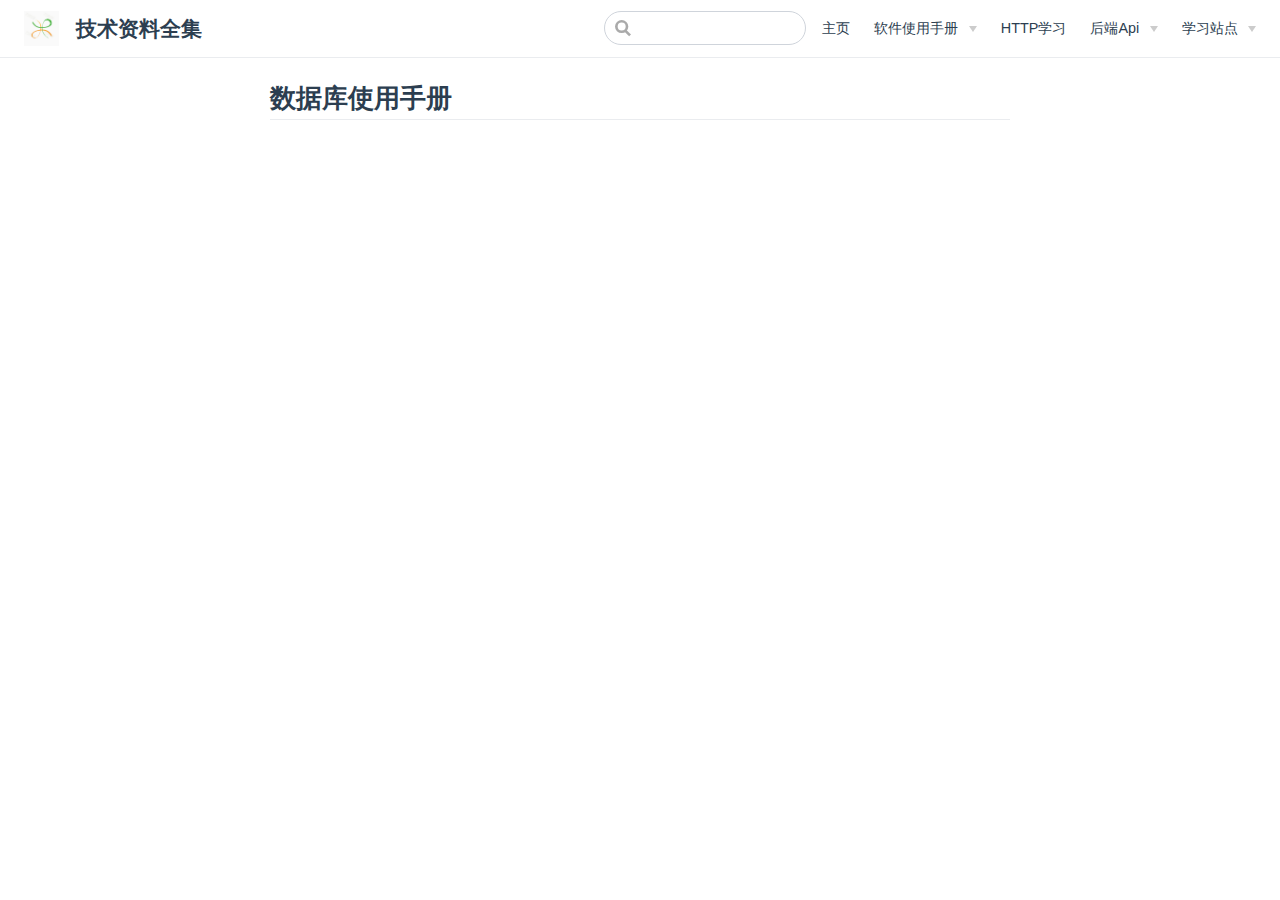
<file: standard/database/index.html>
<!DOCTYPE html>
<html lang="en-US">
  <head>
    <meta charset="utf-8">
    <meta name="viewport" content="width=device-width,initial-scale=1">
    <title>数据库使用手册 | 技术资料全集</title>
    <meta name="description" content="欢迎访问">
    
    
    <link rel="preload" href="/assets/css/0.styles.a8d7632c.css" as="style"><link rel="preload" href="/assets/js/app.c97f2024.js" as="script"><link rel="preload" href="/assets/js/3.9bd1cd41.js" as="script"><link rel="preload" href="/assets/js/12.c94868f9.js" as="script"><link rel="prefetch" href="/assets/js/10.2e1a284f.js"><link rel="prefetch" href="/assets/js/11.5d0b9f2e.js"><link rel="prefetch" href="/assets/js/13.608d1e58.js"><link rel="prefetch" href="/assets/js/14.aa74dbc4.js"><link rel="prefetch" href="/assets/js/4.434f16a7.js"><link rel="prefetch" href="/assets/js/5.de6cc3f7.js"><link rel="prefetch" href="/assets/js/6.847d2b41.js"><link rel="prefetch" href="/assets/js/7.ed0efa5b.js"><link rel="prefetch" href="/assets/js/8.4faeae1d.js"><link rel="prefetch" href="/assets/js/9.48f0f1cc.js"><link rel="prefetch" href="/assets/js/vendors~flowchart.8179e452.js">
    <link rel="stylesheet" href="/assets/css/0.styles.a8d7632c.css">
  </head>
  <body>
    <div id="app" data-server-rendered="true"><div class="theme-container no-sidebar"><header class="navbar"><div class="sidebar-button"><svg xmlns="http://www.w3.org/2000/svg" aria-hidden="true" role="img" viewBox="0 0 448 512" class="icon"><path fill="currentColor" d="M436 124H12c-6.627 0-12-5.373-12-12V80c0-6.627 5.373-12 12-12h424c6.627 0 12 5.373 12 12v32c0 6.627-5.373 12-12 12zm0 160H12c-6.627 0-12-5.373-12-12v-32c0-6.627 5.373-12 12-12h424c6.627 0 12 5.373 12 12v32c0 6.627-5.373 12-12 12zm0 160H12c-6.627 0-12-5.373-12-12v-32c0-6.627 5.373-12 12-12h424c6.627 0 12 5.373 12 12v32c0 6.627-5.373 12-12 12z"></path></svg></div> <a href="/" class="home-link router-link-active"><img src="/top_logo.jpg" alt="技术资料全集" class="logo"> <span class="site-name can-hide">技术资料全集</span></a> <div class="links"><div class="search-box"><input aria-label="Search" autocomplete="off" spellcheck="false" value=""> <!----></div> <nav class="nav-links can-hide"><div class="nav-item"><a href="/" class="nav-link">主页</a></div><div class="nav-item"><div class="dropdown-wrapper"><button type="button" aria-label="软件使用手册" class="dropdown-title"><span class="title">软件使用手册</span> <span class="arrow right"></span></button> <ul class="nav-dropdown" style="display:none;"><li class="dropdown-item"><!----> <a href="/markdown/" class="nav-link">markdown</a></li><li class="dropdown-item"><!----> <a href="/git/" class="nav-link">Git</a></li></ul></div></div><div class="nav-item"><a href="/http/" class="nav-link">HTTP学习</a></div><div class="nav-item"><div class="dropdown-wrapper"><button type="button" aria-label="后端Api" class="dropdown-title"><span class="title">后端Api</span> <span class="arrow right"></span></button> <ul class="nav-dropdown" style="display:none;"><li class="dropdown-item"><!----> <a href="/spring/annotation/" class="nav-link">spring</a></li></ul></div></div><div class="nav-item"><div class="dropdown-wrapper"><button type="button" aria-label="学习站点" class="dropdown-title"><span class="title">学习站点</span> <span class="arrow right"></span></button> <ul class="nav-dropdown" style="display:none;"><li class="dropdown-item"><!----> <a href="https://cn.vuejs.org/index.html" target="_blank" rel="noopener noreferrer" class="nav-link external">
  Vue
  <svg xmlns="http://www.w3.org/2000/svg" aria-hidden="true" x="0px" y="0px" viewBox="0 0 100 100" width="15" height="15" class="icon outbound"><path fill="currentColor" d="M18.8,85.1h56l0,0c2.2,0,4-1.8,4-4v-32h-8v28h-48v-48h28v-8h-32l0,0c-2.2,0-4,1.8-4,4v56C14.8,83.3,16.6,85.1,18.8,85.1z"></path> <polygon fill="currentColor" points="45.7,48.7 51.3,54.3 77.2,28.5 77.2,37.2 85.2,37.2 85.2,14.9 62.8,14.9 62.8,22.9 71.5,22.9"></polygon></svg></a></li><li class="dropdown-item"><!----> <a href="https://www.tslang.cn/docs/home.html" target="_blank" rel="noopener noreferrer" class="nav-link external">
  TypeScript
  <svg xmlns="http://www.w3.org/2000/svg" aria-hidden="true" x="0px" y="0px" viewBox="0 0 100 100" width="15" height="15" class="icon outbound"><path fill="currentColor" d="M18.8,85.1h56l0,0c2.2,0,4-1.8,4-4v-32h-8v28h-48v-48h28v-8h-32l0,0c-2.2,0-4,1.8-4,4v56C14.8,83.3,16.6,85.1,18.8,85.1z"></path> <polygon fill="currentColor" points="45.7,48.7 51.3,54.3 77.2,28.5 77.2,37.2 85.2,37.2 85.2,14.9 62.8,14.9 62.8,22.9 71.5,22.9"></polygon></svg></a></li><li class="dropdown-item"><!----> <a href="https://es6.ruanyifeng.com/" target="_blank" rel="noopener noreferrer" class="nav-link external">
  ES6
  <svg xmlns="http://www.w3.org/2000/svg" aria-hidden="true" x="0px" y="0px" viewBox="0 0 100 100" width="15" height="15" class="icon outbound"><path fill="currentColor" d="M18.8,85.1h56l0,0c2.2,0,4-1.8,4-4v-32h-8v28h-48v-48h28v-8h-32l0,0c-2.2,0-4,1.8-4,4v56C14.8,83.3,16.6,85.1,18.8,85.1z"></path> <polygon fill="currentColor" points="45.7,48.7 51.3,54.3 77.2,28.5 77.2,37.2 85.2,37.2 85.2,14.9 62.8,14.9 62.8,22.9 71.5,22.9"></polygon></svg></a></li><li class="dropdown-item"><!----> <a href="https://www.vuepress.cn" target="_blank" rel="noopener noreferrer" class="nav-link external">
  VuePress
  <svg xmlns="http://www.w3.org/2000/svg" aria-hidden="true" x="0px" y="0px" viewBox="0 0 100 100" width="15" height="15" class="icon outbound"><path fill="currentColor" d="M18.8,85.1h56l0,0c2.2,0,4-1.8,4-4v-32h-8v28h-48v-48h28v-8h-32l0,0c-2.2,0-4,1.8-4,4v56C14.8,83.3,16.6,85.1,18.8,85.1z"></path> <polygon fill="currentColor" points="45.7,48.7 51.3,54.3 77.2,28.5 77.2,37.2 85.2,37.2 85.2,14.9 62.8,14.9 62.8,22.9 71.5,22.9"></polygon></svg></a></li></ul></div></div> <!----></nav></div></header> <div class="sidebar-mask"></div> <aside class="sidebar"><nav class="nav-links"><div class="nav-item"><a href="/" class="nav-link">主页</a></div><div class="nav-item"><div class="dropdown-wrapper"><button type="button" aria-label="软件使用手册" class="dropdown-title"><span class="title">软件使用手册</span> <span class="arrow right"></span></button> <ul class="nav-dropdown" style="display:none;"><li class="dropdown-item"><!----> <a href="/markdown/" class="nav-link">markdown</a></li><li class="dropdown-item"><!----> <a href="/git/" class="nav-link">Git</a></li></ul></div></div><div class="nav-item"><a href="/http/" class="nav-link">HTTP学习</a></div><div class="nav-item"><div class="dropdown-wrapper"><button type="button" aria-label="后端Api" class="dropdown-title"><span class="title">后端Api</span> <span class="arrow right"></span></button> <ul class="nav-dropdown" style="display:none;"><li class="dropdown-item"><!----> <a href="/spring/annotation/" class="nav-link">spring</a></li></ul></div></div><div class="nav-item"><div class="dropdown-wrapper"><button type="button" aria-label="学习站点" class="dropdown-title"><span class="title">学习站点</span> <span class="arrow right"></span></button> <ul class="nav-dropdown" style="display:none;"><li class="dropdown-item"><!----> <a href="https://cn.vuejs.org/index.html" target="_blank" rel="noopener noreferrer" class="nav-link external">
  Vue
  <svg xmlns="http://www.w3.org/2000/svg" aria-hidden="true" x="0px" y="0px" viewBox="0 0 100 100" width="15" height="15" class="icon outbound"><path fill="currentColor" d="M18.8,85.1h56l0,0c2.2,0,4-1.8,4-4v-32h-8v28h-48v-48h28v-8h-32l0,0c-2.2,0-4,1.8-4,4v56C14.8,83.3,16.6,85.1,18.8,85.1z"></path> <polygon fill="currentColor" points="45.7,48.7 51.3,54.3 77.2,28.5 77.2,37.2 85.2,37.2 85.2,14.9 62.8,14.9 62.8,22.9 71.5,22.9"></polygon></svg></a></li><li class="dropdown-item"><!----> <a href="https://www.tslang.cn/docs/home.html" target="_blank" rel="noopener noreferrer" class="nav-link external">
  TypeScript
  <svg xmlns="http://www.w3.org/2000/svg" aria-hidden="true" x="0px" y="0px" viewBox="0 0 100 100" width="15" height="15" class="icon outbound"><path fill="currentColor" d="M18.8,85.1h56l0,0c2.2,0,4-1.8,4-4v-32h-8v28h-48v-48h28v-8h-32l0,0c-2.2,0-4,1.8-4,4v56C14.8,83.3,16.6,85.1,18.8,85.1z"></path> <polygon fill="currentColor" points="45.7,48.7 51.3,54.3 77.2,28.5 77.2,37.2 85.2,37.2 85.2,14.9 62.8,14.9 62.8,22.9 71.5,22.9"></polygon></svg></a></li><li class="dropdown-item"><!----> <a href="https://es6.ruanyifeng.com/" target="_blank" rel="noopener noreferrer" class="nav-link external">
  ES6
  <svg xmlns="http://www.w3.org/2000/svg" aria-hidden="true" x="0px" y="0px" viewBox="0 0 100 100" width="15" height="15" class="icon outbound"><path fill="currentColor" d="M18.8,85.1h56l0,0c2.2,0,4-1.8,4-4v-32h-8v28h-48v-48h28v-8h-32l0,0c-2.2,0-4,1.8-4,4v56C14.8,83.3,16.6,85.1,18.8,85.1z"></path> <polygon fill="currentColor" points="45.7,48.7 51.3,54.3 77.2,28.5 77.2,37.2 85.2,37.2 85.2,14.9 62.8,14.9 62.8,22.9 71.5,22.9"></polygon></svg></a></li><li class="dropdown-item"><!----> <a href="https://www.vuepress.cn" target="_blank" rel="noopener noreferrer" class="nav-link external">
  VuePress
  <svg xmlns="http://www.w3.org/2000/svg" aria-hidden="true" x="0px" y="0px" viewBox="0 0 100 100" width="15" height="15" class="icon outbound"><path fill="currentColor" d="M18.8,85.1h56l0,0c2.2,0,4-1.8,4-4v-32h-8v28h-48v-48h28v-8h-32l0,0c-2.2,0-4,1.8-4,4v56C14.8,83.3,16.6,85.1,18.8,85.1z"></path> <polygon fill="currentColor" points="45.7,48.7 51.3,54.3 77.2,28.5 77.2,37.2 85.2,37.2 85.2,14.9 62.8,14.9 62.8,22.9 71.5,22.9"></polygon></svg></a></li></ul></div></div> <!----></nav>  <!----> </aside> <main class="page"> <div class="theme-default-content content__default"><h2 id="数据库使用手册"><a href="#数据库使用手册" class="header-anchor">#</a> 数据库使用手册</h2></div> <footer class="page-edit"><!----> <!----></footer> <!----> </main></div><div class="global-ui"></div></div>
    <script src="/assets/js/app.c97f2024.js" defer></script><script src="/assets/js/3.9bd1cd41.js" defer></script><script src="/assets/js/12.c94868f9.js" defer></script>
  </body>
</html>
</file>
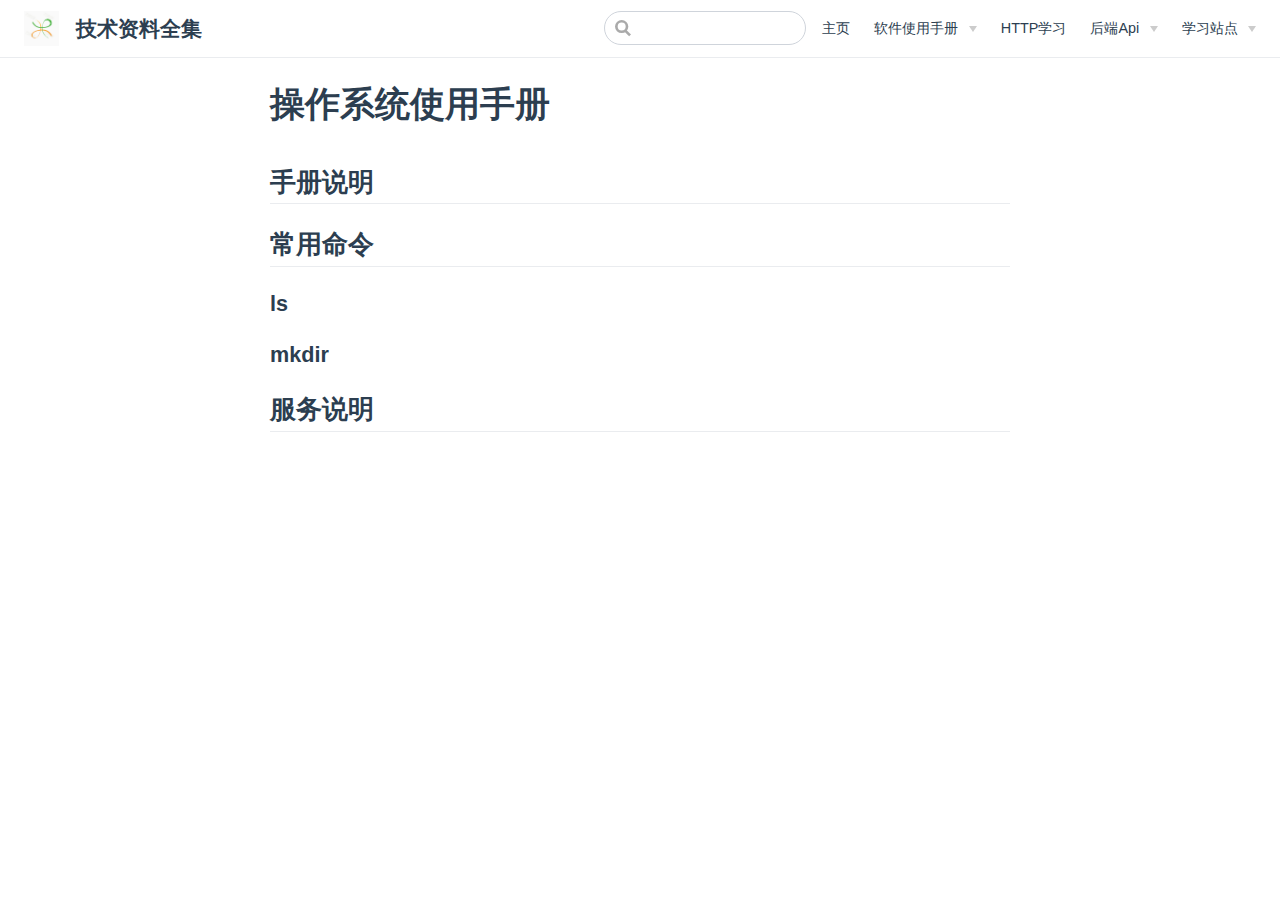
<file: standard/os/index.html>
<!DOCTYPE html>
<html lang="en-US">
  <head>
    <meta charset="utf-8">
    <meta name="viewport" content="width=device-width,initial-scale=1">
    <title>操作系统使用手册 | 技术资料全集</title>
    <meta name="description" content="欢迎访问">
    
    
    <link rel="preload" href="/assets/css/0.styles.a8d7632c.css" as="style"><link rel="preload" href="/assets/js/app.c97f2024.js" as="script"><link rel="preload" href="/assets/js/3.9bd1cd41.js" as="script"><link rel="preload" href="/assets/js/13.608d1e58.js" as="script"><link rel="prefetch" href="/assets/js/10.2e1a284f.js"><link rel="prefetch" href="/assets/js/11.5d0b9f2e.js"><link rel="prefetch" href="/assets/js/12.c94868f9.js"><link rel="prefetch" href="/assets/js/14.aa74dbc4.js"><link rel="prefetch" href="/assets/js/4.434f16a7.js"><link rel="prefetch" href="/assets/js/5.de6cc3f7.js"><link rel="prefetch" href="/assets/js/6.847d2b41.js"><link rel="prefetch" href="/assets/js/7.ed0efa5b.js"><link rel="prefetch" href="/assets/js/8.4faeae1d.js"><link rel="prefetch" href="/assets/js/9.48f0f1cc.js"><link rel="prefetch" href="/assets/js/vendors~flowchart.8179e452.js">
    <link rel="stylesheet" href="/assets/css/0.styles.a8d7632c.css">
  </head>
  <body>
    <div id="app" data-server-rendered="true"><div class="theme-container no-sidebar"><header class="navbar"><div class="sidebar-button"><svg xmlns="http://www.w3.org/2000/svg" aria-hidden="true" role="img" viewBox="0 0 448 512" class="icon"><path fill="currentColor" d="M436 124H12c-6.627 0-12-5.373-12-12V80c0-6.627 5.373-12 12-12h424c6.627 0 12 5.373 12 12v32c0 6.627-5.373 12-12 12zm0 160H12c-6.627 0-12-5.373-12-12v-32c0-6.627 5.373-12 12-12h424c6.627 0 12 5.373 12 12v32c0 6.627-5.373 12-12 12zm0 160H12c-6.627 0-12-5.373-12-12v-32c0-6.627 5.373-12 12-12h424c6.627 0 12 5.373 12 12v32c0 6.627-5.373 12-12 12z"></path></svg></div> <a href="/" class="home-link router-link-active"><img src="/top_logo.jpg" alt="技术资料全集" class="logo"> <span class="site-name can-hide">技术资料全集</span></a> <div class="links"><div class="search-box"><input aria-label="Search" autocomplete="off" spellcheck="false" value=""> <!----></div> <nav class="nav-links can-hide"><div class="nav-item"><a href="/" class="nav-link">主页</a></div><div class="nav-item"><div class="dropdown-wrapper"><button type="button" aria-label="软件使用手册" class="dropdown-title"><span class="title">软件使用手册</span> <span class="arrow right"></span></button> <ul class="nav-dropdown" style="display:none;"><li class="dropdown-item"><!----> <a href="/markdown/" class="nav-link">markdown</a></li><li class="dropdown-item"><!----> <a href="/git/" class="nav-link">Git</a></li></ul></div></div><div class="nav-item"><a href="/http/" class="nav-link">HTTP学习</a></div><div class="nav-item"><div class="dropdown-wrapper"><button type="button" aria-label="后端Api" class="dropdown-title"><span class="title">后端Api</span> <span class="arrow right"></span></button> <ul class="nav-dropdown" style="display:none;"><li class="dropdown-item"><!----> <a href="/spring/annotation/" class="nav-link">spring</a></li></ul></div></div><div class="nav-item"><div class="dropdown-wrapper"><button type="button" aria-label="学习站点" class="dropdown-title"><span class="title">学习站点</span> <span class="arrow right"></span></button> <ul class="nav-dropdown" style="display:none;"><li class="dropdown-item"><!----> <a href="https://cn.vuejs.org/index.html" target="_blank" rel="noopener noreferrer" class="nav-link external">
  Vue
  <svg xmlns="http://www.w3.org/2000/svg" aria-hidden="true" x="0px" y="0px" viewBox="0 0 100 100" width="15" height="15" class="icon outbound"><path fill="currentColor" d="M18.8,85.1h56l0,0c2.2,0,4-1.8,4-4v-32h-8v28h-48v-48h28v-8h-32l0,0c-2.2,0-4,1.8-4,4v56C14.8,83.3,16.6,85.1,18.8,85.1z"></path> <polygon fill="currentColor" points="45.7,48.7 51.3,54.3 77.2,28.5 77.2,37.2 85.2,37.2 85.2,14.9 62.8,14.9 62.8,22.9 71.5,22.9"></polygon></svg></a></li><li class="dropdown-item"><!----> <a href="https://www.tslang.cn/docs/home.html" target="_blank" rel="noopener noreferrer" class="nav-link external">
  TypeScript
  <svg xmlns="http://www.w3.org/2000/svg" aria-hidden="true" x="0px" y="0px" viewBox="0 0 100 100" width="15" height="15" class="icon outbound"><path fill="currentColor" d="M18.8,85.1h56l0,0c2.2,0,4-1.8,4-4v-32h-8v28h-48v-48h28v-8h-32l0,0c-2.2,0-4,1.8-4,4v56C14.8,83.3,16.6,85.1,18.8,85.1z"></path> <polygon fill="currentColor" points="45.7,48.7 51.3,54.3 77.2,28.5 77.2,37.2 85.2,37.2 85.2,14.9 62.8,14.9 62.8,22.9 71.5,22.9"></polygon></svg></a></li><li class="dropdown-item"><!----> <a href="https://es6.ruanyifeng.com/" target="_blank" rel="noopener noreferrer" class="nav-link external">
  ES6
  <svg xmlns="http://www.w3.org/2000/svg" aria-hidden="true" x="0px" y="0px" viewBox="0 0 100 100" width="15" height="15" class="icon outbound"><path fill="currentColor" d="M18.8,85.1h56l0,0c2.2,0,4-1.8,4-4v-32h-8v28h-48v-48h28v-8h-32l0,0c-2.2,0-4,1.8-4,4v56C14.8,83.3,16.6,85.1,18.8,85.1z"></path> <polygon fill="currentColor" points="45.7,48.7 51.3,54.3 77.2,28.5 77.2,37.2 85.2,37.2 85.2,14.9 62.8,14.9 62.8,22.9 71.5,22.9"></polygon></svg></a></li><li class="dropdown-item"><!----> <a href="https://www.vuepress.cn" target="_blank" rel="noopener noreferrer" class="nav-link external">
  VuePress
  <svg xmlns="http://www.w3.org/2000/svg" aria-hidden="true" x="0px" y="0px" viewBox="0 0 100 100" width="15" height="15" class="icon outbound"><path fill="currentColor" d="M18.8,85.1h56l0,0c2.2,0,4-1.8,4-4v-32h-8v28h-48v-48h28v-8h-32l0,0c-2.2,0-4,1.8-4,4v56C14.8,83.3,16.6,85.1,18.8,85.1z"></path> <polygon fill="currentColor" points="45.7,48.7 51.3,54.3 77.2,28.5 77.2,37.2 85.2,37.2 85.2,14.9 62.8,14.9 62.8,22.9 71.5,22.9"></polygon></svg></a></li></ul></div></div> <!----></nav></div></header> <div class="sidebar-mask"></div> <aside class="sidebar"><nav class="nav-links"><div class="nav-item"><a href="/" class="nav-link">主页</a></div><div class="nav-item"><div class="dropdown-wrapper"><button type="button" aria-label="软件使用手册" class="dropdown-title"><span class="title">软件使用手册</span> <span class="arrow right"></span></button> <ul class="nav-dropdown" style="display:none;"><li class="dropdown-item"><!----> <a href="/markdown/" class="nav-link">markdown</a></li><li class="dropdown-item"><!----> <a href="/git/" class="nav-link">Git</a></li></ul></div></div><div class="nav-item"><a href="/http/" class="nav-link">HTTP学习</a></div><div class="nav-item"><div class="dropdown-wrapper"><button type="button" aria-label="后端Api" class="dropdown-title"><span class="title">后端Api</span> <span class="arrow right"></span></button> <ul class="nav-dropdown" style="display:none;"><li class="dropdown-item"><!----> <a href="/spring/annotation/" class="nav-link">spring</a></li></ul></div></div><div class="nav-item"><div class="dropdown-wrapper"><button type="button" aria-label="学习站点" class="dropdown-title"><span class="title">学习站点</span> <span class="arrow right"></span></button> <ul class="nav-dropdown" style="display:none;"><li class="dropdown-item"><!----> <a href="https://cn.vuejs.org/index.html" target="_blank" rel="noopener noreferrer" class="nav-link external">
  Vue
  <svg xmlns="http://www.w3.org/2000/svg" aria-hidden="true" x="0px" y="0px" viewBox="0 0 100 100" width="15" height="15" class="icon outbound"><path fill="currentColor" d="M18.8,85.1h56l0,0c2.2,0,4-1.8,4-4v-32h-8v28h-48v-48h28v-8h-32l0,0c-2.2,0-4,1.8-4,4v56C14.8,83.3,16.6,85.1,18.8,85.1z"></path> <polygon fill="currentColor" points="45.7,48.7 51.3,54.3 77.2,28.5 77.2,37.2 85.2,37.2 85.2,14.9 62.8,14.9 62.8,22.9 71.5,22.9"></polygon></svg></a></li><li class="dropdown-item"><!----> <a href="https://www.tslang.cn/docs/home.html" target="_blank" rel="noopener noreferrer" class="nav-link external">
  TypeScript
  <svg xmlns="http://www.w3.org/2000/svg" aria-hidden="true" x="0px" y="0px" viewBox="0 0 100 100" width="15" height="15" class="icon outbound"><path fill="currentColor" d="M18.8,85.1h56l0,0c2.2,0,4-1.8,4-4v-32h-8v28h-48v-48h28v-8h-32l0,0c-2.2,0-4,1.8-4,4v56C14.8,83.3,16.6,85.1,18.8,85.1z"></path> <polygon fill="currentColor" points="45.7,48.7 51.3,54.3 77.2,28.5 77.2,37.2 85.2,37.2 85.2,14.9 62.8,14.9 62.8,22.9 71.5,22.9"></polygon></svg></a></li><li class="dropdown-item"><!----> <a href="https://es6.ruanyifeng.com/" target="_blank" rel="noopener noreferrer" class="nav-link external">
  ES6
  <svg xmlns="http://www.w3.org/2000/svg" aria-hidden="true" x="0px" y="0px" viewBox="0 0 100 100" width="15" height="15" class="icon outbound"><path fill="currentColor" d="M18.8,85.1h56l0,0c2.2,0,4-1.8,4-4v-32h-8v28h-48v-48h28v-8h-32l0,0c-2.2,0-4,1.8-4,4v56C14.8,83.3,16.6,85.1,18.8,85.1z"></path> <polygon fill="currentColor" points="45.7,48.7 51.3,54.3 77.2,28.5 77.2,37.2 85.2,37.2 85.2,14.9 62.8,14.9 62.8,22.9 71.5,22.9"></polygon></svg></a></li><li class="dropdown-item"><!----> <a href="https://www.vuepress.cn" target="_blank" rel="noopener noreferrer" class="nav-link external">
  VuePress
  <svg xmlns="http://www.w3.org/2000/svg" aria-hidden="true" x="0px" y="0px" viewBox="0 0 100 100" width="15" height="15" class="icon outbound"><path fill="currentColor" d="M18.8,85.1h56l0,0c2.2,0,4-1.8,4-4v-32h-8v28h-48v-48h28v-8h-32l0,0c-2.2,0-4,1.8-4,4v56C14.8,83.3,16.6,85.1,18.8,85.1z"></path> <polygon fill="currentColor" points="45.7,48.7 51.3,54.3 77.2,28.5 77.2,37.2 85.2,37.2 85.2,14.9 62.8,14.9 62.8,22.9 71.5,22.9"></polygon></svg></a></li></ul></div></div> <!----></nav>  <!----> </aside> <main class="page"> <div class="theme-default-content content__default"><h1 id="操作系统使用手册"><a href="#操作系统使用手册" class="header-anchor">#</a> 操作系统使用手册</h1> <h2 id="手册说明"><a href="#手册说明" class="header-anchor">#</a> 手册说明</h2> <h2 id="常用命令"><a href="#常用命令" class="header-anchor">#</a> 常用命令</h2> <h3 id="ls"><a href="#ls" class="header-anchor">#</a> ls</h3> <h3 id="mkdir"><a href="#mkdir" class="header-anchor">#</a> mkdir</h3> <h2 id="服务说明"><a href="#服务说明" class="header-anchor">#</a> 服务说明</h2></div> <footer class="page-edit"><!----> <!----></footer> <!----> </main></div><div class="global-ui"></div></div>
    <script src="/assets/js/app.c97f2024.js" defer></script><script src="/assets/js/3.9bd1cd41.js" defer></script><script src="/assets/js/13.608d1e58.js" defer></script>
  </body>
</html>
</file>
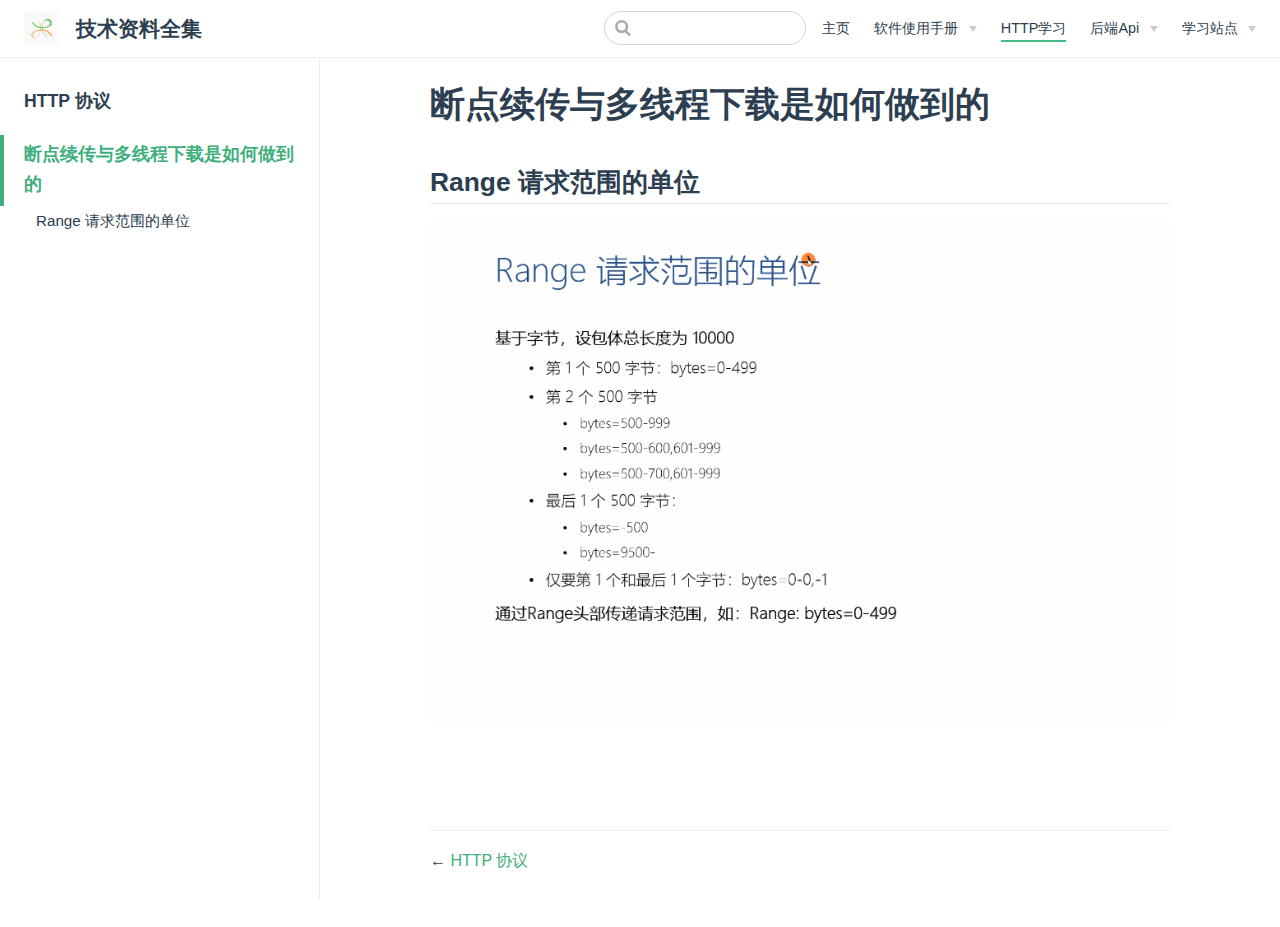
<file: http/23.html>
<!DOCTYPE html>
<html lang="en-US">
  <head>
    <meta charset="utf-8">
    <meta name="viewport" content="width=device-width,initial-scale=1">
    <title>断点续传与多线程下载是如何做到的 | 技术资料全集</title>
    <meta name="description" content="欢迎访问">
    
    
    <link rel="preload" href="/assets/css/0.styles.a8d7632c.css" as="style"><link rel="preload" href="/assets/js/app.c97f2024.js" as="script"><link rel="preload" href="/assets/js/3.9bd1cd41.js" as="script"><link rel="preload" href="/assets/js/5.de6cc3f7.js" as="script"><link rel="prefetch" href="/assets/js/10.2e1a284f.js"><link rel="prefetch" href="/assets/js/11.5d0b9f2e.js"><link rel="prefetch" href="/assets/js/12.c94868f9.js"><link rel="prefetch" href="/assets/js/13.608d1e58.js"><link rel="prefetch" href="/assets/js/14.aa74dbc4.js"><link rel="prefetch" href="/assets/js/4.434f16a7.js"><link rel="prefetch" href="/assets/js/6.847d2b41.js"><link rel="prefetch" href="/assets/js/7.ed0efa5b.js"><link rel="prefetch" href="/assets/js/8.4faeae1d.js"><link rel="prefetch" href="/assets/js/9.48f0f1cc.js"><link rel="prefetch" href="/assets/js/vendors~flowchart.8179e452.js">
    <link rel="stylesheet" href="/assets/css/0.styles.a8d7632c.css">
  </head>
  <body>
    <div id="app" data-server-rendered="true"><div class="theme-container"><header class="navbar"><div class="sidebar-button"><svg xmlns="http://www.w3.org/2000/svg" aria-hidden="true" role="img" viewBox="0 0 448 512" class="icon"><path fill="currentColor" d="M436 124H12c-6.627 0-12-5.373-12-12V80c0-6.627 5.373-12 12-12h424c6.627 0 12 5.373 12 12v32c0 6.627-5.373 12-12 12zm0 160H12c-6.627 0-12-5.373-12-12v-32c0-6.627 5.373-12 12-12h424c6.627 0 12 5.373 12 12v32c0 6.627-5.373 12-12 12zm0 160H12c-6.627 0-12-5.373-12-12v-32c0-6.627 5.373-12 12-12h424c6.627 0 12 5.373 12 12v32c0 6.627-5.373 12-12 12z"></path></svg></div> <a href="/" class="home-link router-link-active"><img src="/top_logo.jpg" alt="技术资料全集" class="logo"> <span class="site-name can-hide">技术资料全集</span></a> <div class="links"><div class="search-box"><input aria-label="Search" autocomplete="off" spellcheck="false" value=""> <!----></div> <nav class="nav-links can-hide"><div class="nav-item"><a href="/" class="nav-link">主页</a></div><div class="nav-item"><div class="dropdown-wrapper"><button type="button" aria-label="软件使用手册" class="dropdown-title"><span class="title">软件使用手册</span> <span class="arrow right"></span></button> <ul class="nav-dropdown" style="display:none;"><li class="dropdown-item"><!----> <a href="/markdown/" class="nav-link">markdown</a></li><li class="dropdown-item"><!----> <a href="/git/" class="nav-link">Git</a></li></ul></div></div><div class="nav-item"><a href="/http/" class="nav-link router-link-active">HTTP学习</a></div><div class="nav-item"><div class="dropdown-wrapper"><button type="button" aria-label="后端Api" class="dropdown-title"><span class="title">后端Api</span> <span class="arrow right"></span></button> <ul class="nav-dropdown" style="display:none;"><li class="dropdown-item"><!----> <a href="/spring/annotation/" class="nav-link">spring</a></li></ul></div></div><div class="nav-item"><div class="dropdown-wrapper"><button type="button" aria-label="学习站点" class="dropdown-title"><span class="title">学习站点</span> <span class="arrow right"></span></button> <ul class="nav-dropdown" style="display:none;"><li class="dropdown-item"><!----> <a href="https://cn.vuejs.org/index.html" target="_blank" rel="noopener noreferrer" class="nav-link external">
  Vue
  <svg xmlns="http://www.w3.org/2000/svg" aria-hidden="true" x="0px" y="0px" viewBox="0 0 100 100" width="15" height="15" class="icon outbound"><path fill="currentColor" d="M18.8,85.1h56l0,0c2.2,0,4-1.8,4-4v-32h-8v28h-48v-48h28v-8h-32l0,0c-2.2,0-4,1.8-4,4v56C14.8,83.3,16.6,85.1,18.8,85.1z"></path> <polygon fill="currentColor" points="45.7,48.7 51.3,54.3 77.2,28.5 77.2,37.2 85.2,37.2 85.2,14.9 62.8,14.9 62.8,22.9 71.5,22.9"></polygon></svg></a></li><li class="dropdown-item"><!----> <a href="https://www.tslang.cn/docs/home.html" target="_blank" rel="noopener noreferrer" class="nav-link external">
  TypeScript
  <svg xmlns="http://www.w3.org/2000/svg" aria-hidden="true" x="0px" y="0px" viewBox="0 0 100 100" width="15" height="15" class="icon outbound"><path fill="currentColor" d="M18.8,85.1h56l0,0c2.2,0,4-1.8,4-4v-32h-8v28h-48v-48h28v-8h-32l0,0c-2.2,0-4,1.8-4,4v56C14.8,83.3,16.6,85.1,18.8,85.1z"></path> <polygon fill="currentColor" points="45.7,48.7 51.3,54.3 77.2,28.5 77.2,37.2 85.2,37.2 85.2,14.9 62.8,14.9 62.8,22.9 71.5,22.9"></polygon></svg></a></li><li class="dropdown-item"><!----> <a href="https://es6.ruanyifeng.com/" target="_blank" rel="noopener noreferrer" class="nav-link external">
  ES6
  <svg xmlns="http://www.w3.org/2000/svg" aria-hidden="true" x="0px" y="0px" viewBox="0 0 100 100" width="15" height="15" class="icon outbound"><path fill="currentColor" d="M18.8,85.1h56l0,0c2.2,0,4-1.8,4-4v-32h-8v28h-48v-48h28v-8h-32l0,0c-2.2,0-4,1.8-4,4v56C14.8,83.3,16.6,85.1,18.8,85.1z"></path> <polygon fill="currentColor" points="45.7,48.7 51.3,54.3 77.2,28.5 77.2,37.2 85.2,37.2 85.2,14.9 62.8,14.9 62.8,22.9 71.5,22.9"></polygon></svg></a></li><li class="dropdown-item"><!----> <a href="https://www.vuepress.cn" target="_blank" rel="noopener noreferrer" class="nav-link external">
  VuePress
  <svg xmlns="http://www.w3.org/2000/svg" aria-hidden="true" x="0px" y="0px" viewBox="0 0 100 100" width="15" height="15" class="icon outbound"><path fill="currentColor" d="M18.8,85.1h56l0,0c2.2,0,4-1.8,4-4v-32h-8v28h-48v-48h28v-8h-32l0,0c-2.2,0-4,1.8-4,4v56C14.8,83.3,16.6,85.1,18.8,85.1z"></path> <polygon fill="currentColor" points="45.7,48.7 51.3,54.3 77.2,28.5 77.2,37.2 85.2,37.2 85.2,14.9 62.8,14.9 62.8,22.9 71.5,22.9"></polygon></svg></a></li></ul></div></div> <!----></nav></div></header> <div class="sidebar-mask"></div> <aside class="sidebar"><nav class="nav-links"><div class="nav-item"><a href="/" class="nav-link">主页</a></div><div class="nav-item"><div class="dropdown-wrapper"><button type="button" aria-label="软件使用手册" class="dropdown-title"><span class="title">软件使用手册</span> <span class="arrow right"></span></button> <ul class="nav-dropdown" style="display:none;"><li class="dropdown-item"><!----> <a href="/markdown/" class="nav-link">markdown</a></li><li class="dropdown-item"><!----> <a href="/git/" class="nav-link">Git</a></li></ul></div></div><div class="nav-item"><a href="/http/" class="nav-link router-link-active">HTTP学习</a></div><div class="nav-item"><div class="dropdown-wrapper"><button type="button" aria-label="后端Api" class="dropdown-title"><span class="title">后端Api</span> <span class="arrow right"></span></button> <ul class="nav-dropdown" style="display:none;"><li class="dropdown-item"><!----> <a href="/spring/annotation/" class="nav-link">spring</a></li></ul></div></div><div class="nav-item"><div class="dropdown-wrapper"><button type="button" aria-label="学习站点" class="dropdown-title"><span class="title">学习站点</span> <span class="arrow right"></span></button> <ul class="nav-dropdown" style="display:none;"><li class="dropdown-item"><!----> <a href="https://cn.vuejs.org/index.html" target="_blank" rel="noopener noreferrer" class="nav-link external">
  Vue
  <svg xmlns="http://www.w3.org/2000/svg" aria-hidden="true" x="0px" y="0px" viewBox="0 0 100 100" width="15" height="15" class="icon outbound"><path fill="currentColor" d="M18.8,85.1h56l0,0c2.2,0,4-1.8,4-4v-32h-8v28h-48v-48h28v-8h-32l0,0c-2.2,0-4,1.8-4,4v56C14.8,83.3,16.6,85.1,18.8,85.1z"></path> <polygon fill="currentColor" points="45.7,48.7 51.3,54.3 77.2,28.5 77.2,37.2 85.2,37.2 85.2,14.9 62.8,14.9 62.8,22.9 71.5,22.9"></polygon></svg></a></li><li class="dropdown-item"><!----> <a href="https://www.tslang.cn/docs/home.html" target="_blank" rel="noopener noreferrer" class="nav-link external">
  TypeScript
  <svg xmlns="http://www.w3.org/2000/svg" aria-hidden="true" x="0px" y="0px" viewBox="0 0 100 100" width="15" height="15" class="icon outbound"><path fill="currentColor" d="M18.8,85.1h56l0,0c2.2,0,4-1.8,4-4v-32h-8v28h-48v-48h28v-8h-32l0,0c-2.2,0-4,1.8-4,4v56C14.8,83.3,16.6,85.1,18.8,85.1z"></path> <polygon fill="currentColor" points="45.7,48.7 51.3,54.3 77.2,28.5 77.2,37.2 85.2,37.2 85.2,14.9 62.8,14.9 62.8,22.9 71.5,22.9"></polygon></svg></a></li><li class="dropdown-item"><!----> <a href="https://es6.ruanyifeng.com/" target="_blank" rel="noopener noreferrer" class="nav-link external">
  ES6
  <svg xmlns="http://www.w3.org/2000/svg" aria-hidden="true" x="0px" y="0px" viewBox="0 0 100 100" width="15" height="15" class="icon outbound"><path fill="currentColor" d="M18.8,85.1h56l0,0c2.2,0,4-1.8,4-4v-32h-8v28h-48v-48h28v-8h-32l0,0c-2.2,0-4,1.8-4,4v56C14.8,83.3,16.6,85.1,18.8,85.1z"></path> <polygon fill="currentColor" points="45.7,48.7 51.3,54.3 77.2,28.5 77.2,37.2 85.2,37.2 85.2,14.9 62.8,14.9 62.8,22.9 71.5,22.9"></polygon></svg></a></li><li class="dropdown-item"><!----> <a href="https://www.vuepress.cn" target="_blank" rel="noopener noreferrer" class="nav-link external">
  VuePress
  <svg xmlns="http://www.w3.org/2000/svg" aria-hidden="true" x="0px" y="0px" viewBox="0 0 100 100" width="15" height="15" class="icon outbound"><path fill="currentColor" d="M18.8,85.1h56l0,0c2.2,0,4-1.8,4-4v-32h-8v28h-48v-48h28v-8h-32l0,0c-2.2,0-4,1.8-4,4v56C14.8,83.3,16.6,85.1,18.8,85.1z"></path> <polygon fill="currentColor" points="45.7,48.7 51.3,54.3 77.2,28.5 77.2,37.2 85.2,37.2 85.2,14.9 62.8,14.9 62.8,22.9 71.5,22.9"></polygon></svg></a></li></ul></div></div> <!----></nav>  <ul class="sidebar-links"><li><a href="/http/" class="sidebar-link">HTTP 协议</a></li><li><a href="/http/23.html" class="active sidebar-link">断点续传与多线程下载是如何做到的</a><ul class="sidebar-sub-headers"><li class="sidebar-sub-header"><a href="/http/23.html#range-请求范围的单位" class="sidebar-link">Range 请求范围的单位</a></li></ul></li></ul> </aside> <main class="page"> <div class="theme-default-content content__default"><h1 id="断点续传与多线程下载是如何做到的"><a href="#断点续传与多线程下载是如何做到的" class="header-anchor">#</a> 断点续传与多线程下载是如何做到的</h1> <h2 id="range-请求范围的单位"><a href="#range-请求范围的单位" class="header-anchor">#</a> Range 请求范围的单位</h2> <p><img src="/assets/img/2019-12-18-22-17-35.143f05bf.png" alt=""></p></div> <footer class="page-edit"><!----> <!----></footer> <div class="page-nav"><p class="inner"><span class="prev">
      ←
      <a href="/http/" class="prev router-link-active">HTTP 协议</a></span> <!----></p></div> </main></div><div class="global-ui"></div></div>
    <script src="/assets/js/app.c97f2024.js" defer></script><script src="/assets/js/3.9bd1cd41.js" defer></script><script src="/assets/js/5.de6cc3f7.js" defer></script>
  </body>
</html>
</file>
<file: assets/css/0.styles.a8d7632c.css>
#nprogress{pointer-events:none}#nprogress .bar{background:#3eaf7c;position:fixed;z-index:1031;top:0;left:0;width:100%;height:2px}#nprogress .peg{display:block;position:absolute;right:0;width:100px;height:100%;box-shadow:0 0 10px #3eaf7c,0 0 5px #3eaf7c;opacity:1;-webkit-transform:rotate(3deg) translateY(-4px);transform:rotate(3deg) translateY(-4px)}#nprogress .spinner{display:block;position:fixed;z-index:1031;top:15px;right:15px}#nprogress .spinner-icon{width:18px;height:18px;box-sizing:border-box;border-color:#3eaf7c transparent transparent #3eaf7c;border-style:solid;border-width:2px;border-radius:50%;-webkit-animation:nprogress-spinner .4s linear infinite;animation:nprogress-spinner .4s linear infinite}.nprogress-custom-parent{overflow:hidden;position:relative}.nprogress-custom-parent #nprogress .bar,.nprogress-custom-parent #nprogress .spinner{position:absolute}@-webkit-keyframes nprogress-spinner{0%{-webkit-transform:rotate(0deg);transform:rotate(0deg)}to{-webkit-transform:rotate(1turn);transform:rotate(1turn)}}@keyframes nprogress-spinner{0%{-webkit-transform:rotate(0deg);transform:rotate(0deg)}to{-webkit-transform:rotate(1turn);transform:rotate(1turn)}}html{scroll-behavior:smooth}.vuepress-flowchart{overflow:scroll;text-align:center;font-size:0;min-height:200px;display:-webkit-box;display:flex;-webkit-box-pack:center;justify-content:center;-webkit-box-align:center;align-items:center;-webkit-transition:all 1s;transition:all 1s;padding:10px}.vuepress-flowchart>svg{max-width:100%;height:auto}.vuepress-flowchart.loading{background-color:#f3f6f8}.operation-element,.parallel-element{rx:5px;ry:5px}.vuepress-flowchart-loading-icon{width:40px;height:40px;fill:#3eaf7c}.icon.outbound{color:#aaa;display:inline-block;vertical-align:middle;position:relative;top:-1px}.home{padding:3.6rem 2rem 0;max-width:960px;margin:0 auto;display:block}.home .hero{text-align:center}.home .hero img{max-width:100%;max-height:280px;display:block;margin:3rem auto 1.5rem}.home .hero h1{font-size:3rem}.home .hero .action,.home .hero .description,.home .hero h1{margin:1.8rem auto}.home .hero .description{max-width:35rem;font-size:1.6rem;line-height:1.3;color:#6a8bad}.home .hero .action-button{display:inline-block;font-size:1.2rem;color:#fff;background-color:#3eaf7c;padding:.8rem 1.6rem;border-radius:4px;-webkit-transition:background-color .1s ease;transition:background-color .1s ease;box-sizing:border-box;border-bottom:1px solid #389d70}.home .hero .action-button:hover{background-color:#4abf8a}.home .features{border-top:1px solid #eaecef;padding:1.2rem 0;margin-top:2.5rem;display:-webkit-box;display:flex;flex-wrap:wrap;-webkit-box-align:start;align-items:flex-start;align-content:stretch;-webkit-box-pack:justify;justify-content:space-between}.home .feature{-webkit-box-flex:1;flex-grow:1;flex-basis:30%;max-width:30%}.home .feature h2{font-size:1.4rem;font-weight:500;border-bottom:none;padding-bottom:0;color:#3a5169}.home .feature p{color:#4e6e8e}.home .footer{padding:2.5rem;border-top:1px solid #eaecef;text-align:center;color:#4e6e8e}@media (max-width:719px){.home .features{-webkit-box-orient:vertical;-webkit-box-direction:normal;flex-direction:column}.home .feature{max-width:100%;padding:0 2.5rem}}@media (max-width:419px){.home{padding-left:1.5rem;padding-right:1.5rem}.home .hero img{max-height:210px;margin:2rem auto 1.2rem}.home .hero h1{font-size:2rem}.home .hero .action,.home .hero .description,.home .hero h1{margin:1.2rem auto}.home .hero .description{font-size:1.2rem}.home .hero .action-button{font-size:1rem;padding:.6rem 1.2rem}.home .feature h2{font-size:1.25rem}}.search-box{display:inline-block;position:relative;margin-right:1rem}.search-box input{cursor:text;width:10rem;height:2rem;color:#4e6e8e;display:inline-block;border:1px solid #cfd4db;border-radius:2rem;font-size:.9rem;line-height:2rem;padding:0 .5rem 0 2rem;outline:none;-webkit-transition:all .2s ease;transition:all .2s ease;background:#fff url(/assets/img/search.83621669.svg) .6rem .5rem no-repeat;background-size:1rem}.search-box input:focus{cursor:auto;border-color:#3eaf7c}.search-box .suggestions{background:#fff;width:20rem;position:absolute;top:1.5rem;border:1px solid #cfd4db;border-radius:6px;padding:.4rem;list-style-type:none}.search-box .suggestions.align-right{right:0}.search-box .suggestion{line-height:1.4;padding:.4rem .6rem;border-radius:4px;cursor:pointer}.search-box .suggestion a{white-space:normal;color:#5d82a6}.search-box .suggestion a .page-title{font-weight:600}.search-box .suggestion a .header{font-size:.9em;margin-left:.25em}.search-box .suggestion.focused{background-color:#f3f4f5}.search-box .suggestion.focused a{color:#3eaf7c}@media (max-width:959px){.search-box input{cursor:pointer;width:0;border-color:transparent;position:relative}.search-box input:focus{cursor:text;left:0;width:10rem}}@media (-ms-high-contrast:none){.search-box input{height:2rem}}@media (max-width:959px) and (min-width:719px){.search-box .suggestions{left:0}}@media (max-width:719px){.search-box{margin-right:0}.search-box input{left:1rem}.search-box .suggestions{right:0}}@media (max-width:419px){.search-box .suggestions{width:calc(100vw - 4rem)}.search-box input:focus{width:8rem}}.sidebar-button{cursor:pointer;display:none;width:1.25rem;height:1.25rem;position:absolute;padding:.6rem;top:.6rem;left:1rem}.sidebar-button .icon{display:block;width:1.25rem;height:1.25rem}@media (max-width:719px){.sidebar-button{display:block}}.dropdown-enter,.dropdown-leave-to{height:0!important}.dropdown-wrapper{cursor:pointer}.dropdown-wrapper .dropdown-title{display:block;font-size:.9rem;font-family:inherit;cursor:inherit;padding:inherit;line-height:1.4rem;background:transparent;border:none;font-weight:500;color:#2c3e50}.dropdown-wrapper .dropdown-title:hover{border-color:transparent}.dropdown-wrapper .dropdown-title .arrow{vertical-align:middle;margin-top:-1px;margin-left:.4rem}.dropdown-wrapper .nav-dropdown .dropdown-item{color:inherit;line-height:1.7rem}.dropdown-wrapper .nav-dropdown .dropdown-item h4{margin:.45rem 0 0;border-top:1px solid #eee;padding:.45rem 1.5rem 0 1.25rem}.dropdown-wrapper .nav-dropdown .dropdown-item .dropdown-subitem-wrapper{padding:0;list-style:none}.dropdown-wrapper .nav-dropdown .dropdown-item .dropdown-subitem-wrapper .dropdown-subitem{font-size:.9em}.dropdown-wrapper .nav-dropdown .dropdown-item a{display:block;line-height:1.7rem;position:relative;border-bottom:none;font-weight:400;margin-bottom:0;padding:0 1.5rem 0 1.25rem}.dropdown-wrapper .nav-dropdown .dropdown-item a.router-link-active,.dropdown-wrapper .nav-dropdown .dropdown-item a:hover{color:#3eaf7c}.dropdown-wrapper .nav-dropdown .dropdown-item a.router-link-active:after{content:"";width:0;height:0;border-left:5px solid #3eaf7c;border-top:3px solid transparent;border-bottom:3px solid transparent;position:absolute;top:calc(50% - 2px);left:9px}.dropdown-wrapper .nav-dropdown .dropdown-item:first-child h4{margin-top:0;padding-top:0;border-top:0}@media (max-width:719px){.dropdown-wrapper.open .dropdown-title{margin-bottom:.5rem}.dropdown-wrapper .dropdown-title{font-weight:600;font-size:inherit}.dropdown-wrapper .dropdown-title:hover{color:#3eaf7c}.dropdown-wrapper .nav-dropdown{-webkit-transition:height .1s ease-out;transition:height .1s ease-out;overflow:hidden}.dropdown-wrapper .nav-dropdown .dropdown-item h4{border-top:0;margin-top:0;padding-top:0}.dropdown-wrapper .nav-dropdown .dropdown-item>a,.dropdown-wrapper .nav-dropdown .dropdown-item h4{font-size:15px;line-height:2rem}.dropdown-wrapper .nav-dropdown .dropdown-item .dropdown-subitem{font-size:14px;padding-left:1rem}}@media (min-width:719px){.dropdown-wrapper{height:1.8rem}.dropdown-wrapper.open .nav-dropdown,.dropdown-wrapper:hover .nav-dropdown{display:block!important}.dropdown-wrapper.open:blur{display:none}.dropdown-wrapper .dropdown-title .arrow{border-left:4px solid transparent;border-right:4px solid transparent;border-top:6px solid #ccc;border-bottom:0}.dropdown-wrapper .nav-dropdown{display:none;height:auto!important;box-sizing:border-box;max-height:calc(100vh - 2.7rem);overflow-y:auto;position:absolute;top:100%;right:0;background-color:#fff;padding:.6rem 0;border:1px solid;border-color:#ddd #ddd #ccc;text-align:left;border-radius:.25rem;white-space:nowrap;margin:0}}.nav-links{display:inline-block}.nav-links a{line-height:1.4rem;color:inherit}.nav-links a.router-link-active,.nav-links a:hover{color:#3eaf7c}.nav-links .nav-item{position:relative;display:inline-block;margin-left:1.5rem;line-height:2rem}.nav-links .nav-item:first-child{margin-left:0}.nav-links .repo-link{margin-left:1.5rem}@media (max-width:719px){.nav-links .nav-item,.nav-links .repo-link{margin-left:0}}@media (min-width:719px){.nav-links a.router-link-active,.nav-links a:hover{color:#2c3e50}.nav-item>a:not(.external).router-link-active,.nav-item>a:not(.external):hover{margin-bottom:-2px;border-bottom:2px solid #46bd87}}.navbar{padding:.7rem 1.5rem;line-height:2.2rem}.navbar a,.navbar img,.navbar span{display:inline-block}.navbar .logo{height:2.2rem;min-width:2.2rem;margin-right:.8rem;vertical-align:top}.navbar .site-name{font-size:1.3rem;font-weight:600;color:#2c3e50;position:relative}.navbar .links{padding-left:1.5rem;box-sizing:border-box;background-color:#fff;white-space:nowrap;font-size:.9rem;position:absolute;right:1.5rem;top:.7rem;display:-webkit-box;display:flex}.navbar .links .search-box{-webkit-box-flex:0;flex:0 0 auto;vertical-align:top}@media (max-width:719px){.navbar{padding-left:4rem}.navbar .can-hide{display:none}.navbar .links{padding-left:1.5rem}.navbar .site-name{width:calc(100vw - 9.4rem);overflow:hidden;white-space:nowrap;text-overflow:ellipsis}}.page-edit{max-width:740px;margin:0 auto;padding:2rem 2.5rem}@media (max-width:959px){.page-edit{padding:2rem}}@media (max-width:419px){.page-edit{padding:1.5rem}}.page-edit{padding-top:1rem;padding-bottom:1rem;overflow:auto}.page-edit .edit-link{display:inline-block}.page-edit .edit-link a{color:#4e6e8e;margin-right:.25rem}.page-edit .last-updated{float:right;font-size:.9em}.page-edit .last-updated .prefix{font-weight:500;color:#4e6e8e}.page-edit .last-updated .time{font-weight:400;color:#aaa}@media (max-width:719px){.page-edit .edit-link{margin-bottom:.5rem}.page-edit .last-updated{font-size:.8em;float:none;text-align:left}}.page-nav{max-width:740px;margin:0 auto;padding:2rem 2.5rem}@media (max-width:959px){.page-nav{padding:2rem}}@media (max-width:419px){.page-nav{padding:1.5rem}}.page-nav{padding-top:1rem;padding-bottom:0}.page-nav .inner{min-height:2rem;margin-top:0;border-top:1px solid #eaecef;padding-top:1rem;overflow:auto}.page-nav .next{float:right}.page{padding-bottom:2rem;display:block}.sidebar-group .sidebar-group{padding-left:.5em}.sidebar-group:not(.collapsable) .sidebar-heading:not(.clickable){cursor:auto;color:inherit}.sidebar-group.is-sub-group{padding-left:0}.sidebar-group.is-sub-group>.sidebar-heading{font-size:.95em;line-height:1.4;font-weight:400;padding-left:2rem}.sidebar-group.is-sub-group>.sidebar-heading:not(.clickable){opacity:.5}.sidebar-group.is-sub-group>.sidebar-group-items{padding-left:1rem}.sidebar-group.is-sub-group>.sidebar-group-items>li>.sidebar-link{font-size:.95em;border-left:none}.sidebar-group.depth-2>.sidebar-heading{border-left:none}.sidebar-heading{color:#2c3e50;-webkit-transition:color .15s ease;transition:color .15s ease;cursor:pointer;font-size:1.1em;font-weight:700;padding:.35rem 1.5rem .35rem 1.25rem;width:100%;box-sizing:border-box;margin:0;border-left:.25rem solid transparent}.sidebar-heading.open,.sidebar-heading:hover{color:inherit}.sidebar-heading .arrow{position:relative;top:-.12em;left:.5em}.sidebar-heading.clickable.active{font-weight:600;color:#3eaf7c;border-left-color:#3eaf7c}.sidebar-heading.clickable:hover{color:#3eaf7c}.sidebar-group-items{-webkit-transition:height .1s ease-out;transition:height .1s ease-out;font-size:.95em;overflow:hidden}.sidebar .sidebar-sub-headers{padding-left:1rem;font-size:.95em}a.sidebar-link{font-size:1em;font-weight:400;display:inline-block;color:#2c3e50;border-left:.25rem solid transparent;padding:.35rem 1rem .35rem 1.25rem;line-height:1.4;width:100%;box-sizing:border-box}a.sidebar-link:hover{color:#3eaf7c}a.sidebar-link.active{font-weight:600;color:#3eaf7c;border-left-color:#3eaf7c}.sidebar-group a.sidebar-link{padding-left:2rem}.sidebar-sub-headers a.sidebar-link{padding-top:.25rem;padding-bottom:.25rem;border-left:none}.sidebar-sub-headers a.sidebar-link.active{font-weight:500}.sidebar ul{padding:0;margin:0;list-style-type:none}.sidebar a{display:inline-block}.sidebar .nav-links{display:none;border-bottom:1px solid #eaecef;padding:.5rem 0 .75rem}.sidebar .nav-links a{font-weight:600}.sidebar .nav-links .nav-item,.sidebar .nav-links .repo-link{display:block;line-height:1.25rem;font-size:1.1em;padding:.5rem 0 .5rem 1.5rem}.sidebar>.sidebar-links{padding:1.5rem 0}.sidebar>.sidebar-links>li>a.sidebar-link{font-size:1.1em;line-height:1.7;font-weight:700}.sidebar>.sidebar-links>li:not(:first-child){margin-top:.75rem}@media (max-width:719px){.sidebar .nav-links{display:block}.sidebar .nav-links .dropdown-wrapper .nav-dropdown .dropdown-item a.router-link-active:after{top:calc(1rem - 2px)}.sidebar>.sidebar-links{padding:1rem 0}}code[class*=language-],pre[class*=language-]{color:#ccc;background:none;font-family:Consolas,Monaco,Andale Mono,Ubuntu Mono,monospace;font-size:1em;text-align:left;white-space:pre;word-spacing:normal;word-break:normal;word-wrap:normal;line-height:1.5;-moz-tab-size:4;-o-tab-size:4;tab-size:4;-webkit-hyphens:none;-ms-hyphens:none;hyphens:none}pre[class*=language-]{padding:1em;margin:.5em 0;overflow:auto}:not(pre)>code[class*=language-],pre[class*=language-]{background:#2d2d2d}:not(pre)>code[class*=language-]{padding:.1em;border-radius:.3em;white-space:normal}.token.block-comment,.token.cdata,.token.comment,.token.doctype,.token.prolog{color:#999}.token.punctuation{color:#ccc}.token.attr-name,.token.deleted,.token.namespace,.token.tag{color:#e2777a}.token.function-name{color:#6196cc}.token.boolean,.token.function,.token.number{color:#f08d49}.token.class-name,.token.constant,.token.property,.token.symbol{color:#f8c555}.token.atrule,.token.builtin,.token.important,.token.keyword,.token.selector{color:#cc99cd}.token.attr-value,.token.char,.token.regex,.token.string,.token.variable{color:#7ec699}.token.entity,.token.operator,.token.url{color:#67cdcc}.token.bold,.token.important{font-weight:700}.token.italic{font-style:italic}.token.entity{cursor:help}.token.inserted{color:green}.theme-default-content code{color:#476582;padding:.25rem .5rem;margin:0;font-size:.85em;background-color:rgba(27,31,35,.05);border-radius:3px}.theme-default-content code .token.deleted{color:#ec5975}.theme-default-content code .token.inserted{color:#3eaf7c}.theme-default-content pre,.theme-default-content pre[class*=language-]{line-height:1.4;padding:1.25rem 1.5rem;margin:.85rem 0;background-color:#282c34;border-radius:6px;overflow:auto}.theme-default-content pre[class*=language-] code,.theme-default-content pre code{color:#fff;padding:0;background-color:transparent;border-radius:0}div[class*=language-]{position:relative;background-color:#282c34;border-radius:6px}div[class*=language-] .highlight-lines{-webkit-user-select:none;-ms-user-select:none;user-select:none;padding-top:1.3rem;position:absolute;top:0;left:0;width:100%;line-height:1.4}div[class*=language-] .highlight-lines .highlighted{background-color:rgba(0,0,0,.66)}div[class*=language-] pre,div[class*=language-] pre[class*=language-]{background:transparent;position:relative;z-index:1}div[class*=language-]:before{position:absolute;z-index:3;top:.8em;right:1em;font-size:.75rem;color:hsla(0,0%,100%,.4)}div[class*=language-]:not(.line-numbers-mode) .line-numbers-wrapper{display:none}div[class*=language-].line-numbers-mode .highlight-lines .highlighted{position:relative}div[class*=language-].line-numbers-mode .highlight-lines .highlighted:before{content:" ";position:absolute;z-index:3;left:0;top:0;display:block;width:3.5rem;height:100%;background-color:rgba(0,0,0,.66)}div[class*=language-].line-numbers-mode pre{padding-left:4.5rem;vertical-align:middle}div[class*=language-].line-numbers-mode .line-numbers-wrapper{position:absolute;top:0;width:3.5rem;text-align:center;color:hsla(0,0%,100%,.3);padding:1.25rem 0;line-height:1.4}div[class*=language-].line-numbers-mode .line-numbers-wrapper br{-webkit-user-select:none;-ms-user-select:none;user-select:none}div[class*=language-].line-numbers-mode .line-numbers-wrapper .line-number{position:relative;z-index:4;-webkit-user-select:none;-ms-user-select:none;user-select:none;font-size:.85em}div[class*=language-].line-numbers-mode:after{content:"";position:absolute;z-index:2;top:0;left:0;width:3.5rem;height:100%;border-radius:6px 0 0 6px;border-right:1px solid rgba(0,0,0,.66);background-color:#282c34}div[class~=language-js]:before{content:"js"}div[class~=language-ts]:before{content:"ts"}div[class~=language-html]:before{content:"html"}div[class~=language-md]:before{content:"md"}div[class~=language-vue]:before{content:"vue"}div[class~=language-css]:before{content:"css"}div[class~=language-sass]:before{content:"sass"}div[class~=language-scss]:before{content:"scss"}div[class~=language-less]:before{content:"less"}div[class~=language-stylus]:before{content:"stylus"}div[class~=language-go]:before{content:"go"}div[class~=language-java]:before{content:"java"}div[class~=language-c]:before{content:"c"}div[class~=language-sh]:before{content:"sh"}div[class~=language-yaml]:before{content:"yaml"}div[class~=language-py]:before{content:"py"}div[class~=language-docker]:before{content:"docker"}div[class~=language-dockerfile]:before{content:"dockerfile"}div[class~=language-makefile]:before{content:"makefile"}div[class~=language-javascript]:before{content:"js"}div[class~=language-typescript]:before{content:"ts"}div[class~=language-markup]:before{content:"html"}div[class~=language-markdown]:before{content:"md"}div[class~=language-json]:before{content:"json"}div[class~=language-ruby]:before{content:"rb"}div[class~=language-python]:before{content:"py"}div[class~=language-bash]:before{content:"sh"}div[class~=language-php]:before{content:"php"}.custom-block .custom-block-title{font-weight:600;margin-bottom:-.4rem}.custom-block.danger,.custom-block.tip,.custom-block.warning{padding:.1rem 1.5rem;border-left-width:.5rem;border-left-style:solid;margin:1rem 0}.custom-block.tip{background-color:#f3f5f7;border-color:#42b983}.custom-block.warning{background-color:rgba(255,229,100,.3);border-color:#e7c000;color:#6b5900}.custom-block.warning .custom-block-title{color:#b29400}.custom-block.warning a{color:#2c3e50}.custom-block.danger{background-color:#ffe6e6;border-color:#c00;color:#4d0000}.custom-block.danger .custom-block-title{color:#900}.custom-block.danger a{color:#2c3e50}.arrow{display:inline-block;width:0;height:0}.arrow.up{border-bottom:6px solid #ccc}.arrow.down,.arrow.up{border-left:4px solid transparent;border-right:4px solid transparent}.arrow.down{border-top:6px solid #ccc}.arrow.right{border-left:6px solid #ccc}.arrow.left,.arrow.right{border-top:4px solid transparent;border-bottom:4px solid transparent}.arrow.left{border-right:6px solid #ccc}.theme-default-content:not(.custom){max-width:740px;margin:0 auto;padding:2rem 2.5rem}@media (max-width:959px){.theme-default-content:not(.custom){padding:2rem}}@media (max-width:419px){.theme-default-content:not(.custom){padding:1.5rem}}.table-of-contents .badge{vertical-align:middle}body,html{padding:0;margin:0;background-color:#fff}body{font-family:-apple-system,BlinkMacSystemFont,Segoe UI,Roboto,Oxygen,Ubuntu,Cantarell,Fira Sans,Droid Sans,Helvetica Neue,sans-serif;-webkit-font-smoothing:antialiased;-moz-osx-font-smoothing:grayscale;font-size:16px;color:#2c3e50}.page{padding-left:20rem}.navbar{z-index:20;right:0;height:3.6rem;background-color:#fff;box-sizing:border-box;border-bottom:1px solid #eaecef}.navbar,.sidebar-mask{position:fixed;top:0;left:0}.sidebar-mask{z-index:9;width:100vw;height:100vh;display:none}.sidebar{font-size:16px;background-color:#fff;width:20rem;position:fixed;z-index:10;margin:0;top:3.6rem;left:0;bottom:0;box-sizing:border-box;border-right:1px solid #eaecef;overflow-y:auto}.theme-default-content:not(.custom)>:first-child{margin-top:3.6rem}.theme-default-content:not(.custom) a:hover{text-decoration:underline}.theme-default-content:not(.custom) p.demo{padding:1rem 1.5rem;border:1px solid #ddd;border-radius:4px}.theme-default-content:not(.custom) img{max-width:100%}.theme-default-content.custom{padding:0;margin:0}.theme-default-content.custom img{max-width:100%}a{font-weight:500;text-decoration:none}a,p a code{color:#3eaf7c}p a code{font-weight:400}kbd{background:#eee;border:.15rem solid #ddd;border-bottom:.25rem solid #ddd;border-radius:.15rem;padding:0 .15em}blockquote{font-size:1rem;color:#999;border-left:.2rem solid #dfe2e5;margin:1rem 0;padding:.25rem 0 .25rem 1rem}blockquote>p{margin:0}ol,ul{padding-left:1.2em}strong{font-weight:600}h1,h2,h3,h4,h5,h6{font-weight:600;line-height:1.25}.theme-default-content:not(.custom)>h1,.theme-default-content:not(.custom)>h2,.theme-default-content:not(.custom)>h3,.theme-default-content:not(.custom)>h4,.theme-default-content:not(.custom)>h5,.theme-default-content:not(.custom)>h6{margin-top:-3.1rem;padding-top:4.6rem;margin-bottom:0}.theme-default-content:not(.custom)>h1:first-child,.theme-default-content:not(.custom)>h2:first-child,.theme-default-content:not(.custom)>h3:first-child,.theme-default-content:not(.custom)>h4:first-child,.theme-default-content:not(.custom)>h5:first-child,.theme-default-content:not(.custom)>h6:first-child{margin-top:-1.5rem;margin-bottom:1rem}.theme-default-content:not(.custom)>h1:first-child+.custom-block,.theme-default-content:not(.custom)>h1:first-child+p,.theme-default-content:not(.custom)>h1:first-child+pre,.theme-default-content:not(.custom)>h2:first-child+.custom-block,.theme-default-content:not(.custom)>h2:first-child+p,.theme-default-content:not(.custom)>h2:first-child+pre,.theme-default-content:not(.custom)>h3:first-child+.custom-block,.theme-default-content:not(.custom)>h3:first-child+p,.theme-default-content:not(.custom)>h3:first-child+pre,.theme-default-content:not(.custom)>h4:first-child+.custom-block,.theme-default-content:not(.custom)>h4:first-child+p,.theme-default-content:not(.custom)>h4:first-child+pre,.theme-default-content:not(.custom)>h5:first-child+.custom-block,.theme-default-content:not(.custom)>h5:first-child+p,.theme-default-content:not(.custom)>h5:first-child+pre,.theme-default-content:not(.custom)>h6:first-child+.custom-block,.theme-default-content:not(.custom)>h6:first-child+p,.theme-default-content:not(.custom)>h6:first-child+pre{margin-top:2rem}h1:hover .header-anchor,h2:hover .header-anchor,h3:hover .header-anchor,h4:hover .header-anchor,h5:hover .header-anchor,h6:hover .header-anchor{opacity:1}h1{font-size:2.2rem}h2{font-size:1.65rem;padding-bottom:.3rem;border-bottom:1px solid #eaecef}h3{font-size:1.35rem}a.header-anchor{font-size:.85em;float:left;margin-left:-.87em;padding-right:.23em;margin-top:.125em;opacity:0}a.header-anchor:hover{text-decoration:none}.line-number,code,kbd{font-family:source-code-pro,Menlo,Monaco,Consolas,Courier New,monospace}ol,p,ul{line-height:1.7}hr{border:0;border-top:1px solid #eaecef}table{border-collapse:collapse;margin:1rem 0;display:block;overflow-x:auto}tr{border-top:1px solid #dfe2e5}tr:nth-child(2n){background-color:#f6f8fa}td,th{border:1px solid #dfe2e5;padding:.6em 1em}.theme-container.sidebar-open .sidebar-mask{display:block}.theme-container.no-navbar .theme-default-content:not(.custom)>h1,.theme-container.no-navbar h2,.theme-container.no-navbar h3,.theme-container.no-navbar h4,.theme-container.no-navbar h5,.theme-container.no-navbar h6{margin-top:1.5rem;padding-top:0}.theme-container.no-navbar .sidebar{top:0}@media (min-width:720px){.theme-container.no-sidebar .sidebar{display:none}.theme-container.no-sidebar .page{padding-left:0}}@media (max-width:959px){.sidebar{font-size:15px;width:16.4rem}.page{padding-left:16.4rem}}@media (max-width:719px){.sidebar{top:0;padding-top:3.6rem;transform:translateX(-100%);transition:transform .2s ease}.page{padding-left:0}.theme-container.sidebar-open .sidebar{transform:translateX(0)}.theme-container.no-navbar .sidebar{padding-top:0}}@media (max-width:419px){h1{font-size:1.9rem}.theme-default-content div[class*=language-]{margin:.85rem -1.5rem;border-radius:0}}.badge[data-v-c13ee5b0]{display:inline-block;font-size:14px;height:18px;line-height:18px;border-radius:3px;padding:0 6px;color:#fff}.badge.green[data-v-c13ee5b0],.badge.tip[data-v-c13ee5b0],.badge[data-v-c13ee5b0]{background-color:#42b983}.badge.error[data-v-c13ee5b0]{background-color:#da5961}.badge.warn[data-v-c13ee5b0],.badge.warning[data-v-c13ee5b0],.badge.yellow[data-v-c13ee5b0]{background-color:#e7c000}.badge+.badge[data-v-c13ee5b0]{margin-left:5px}
</file>
